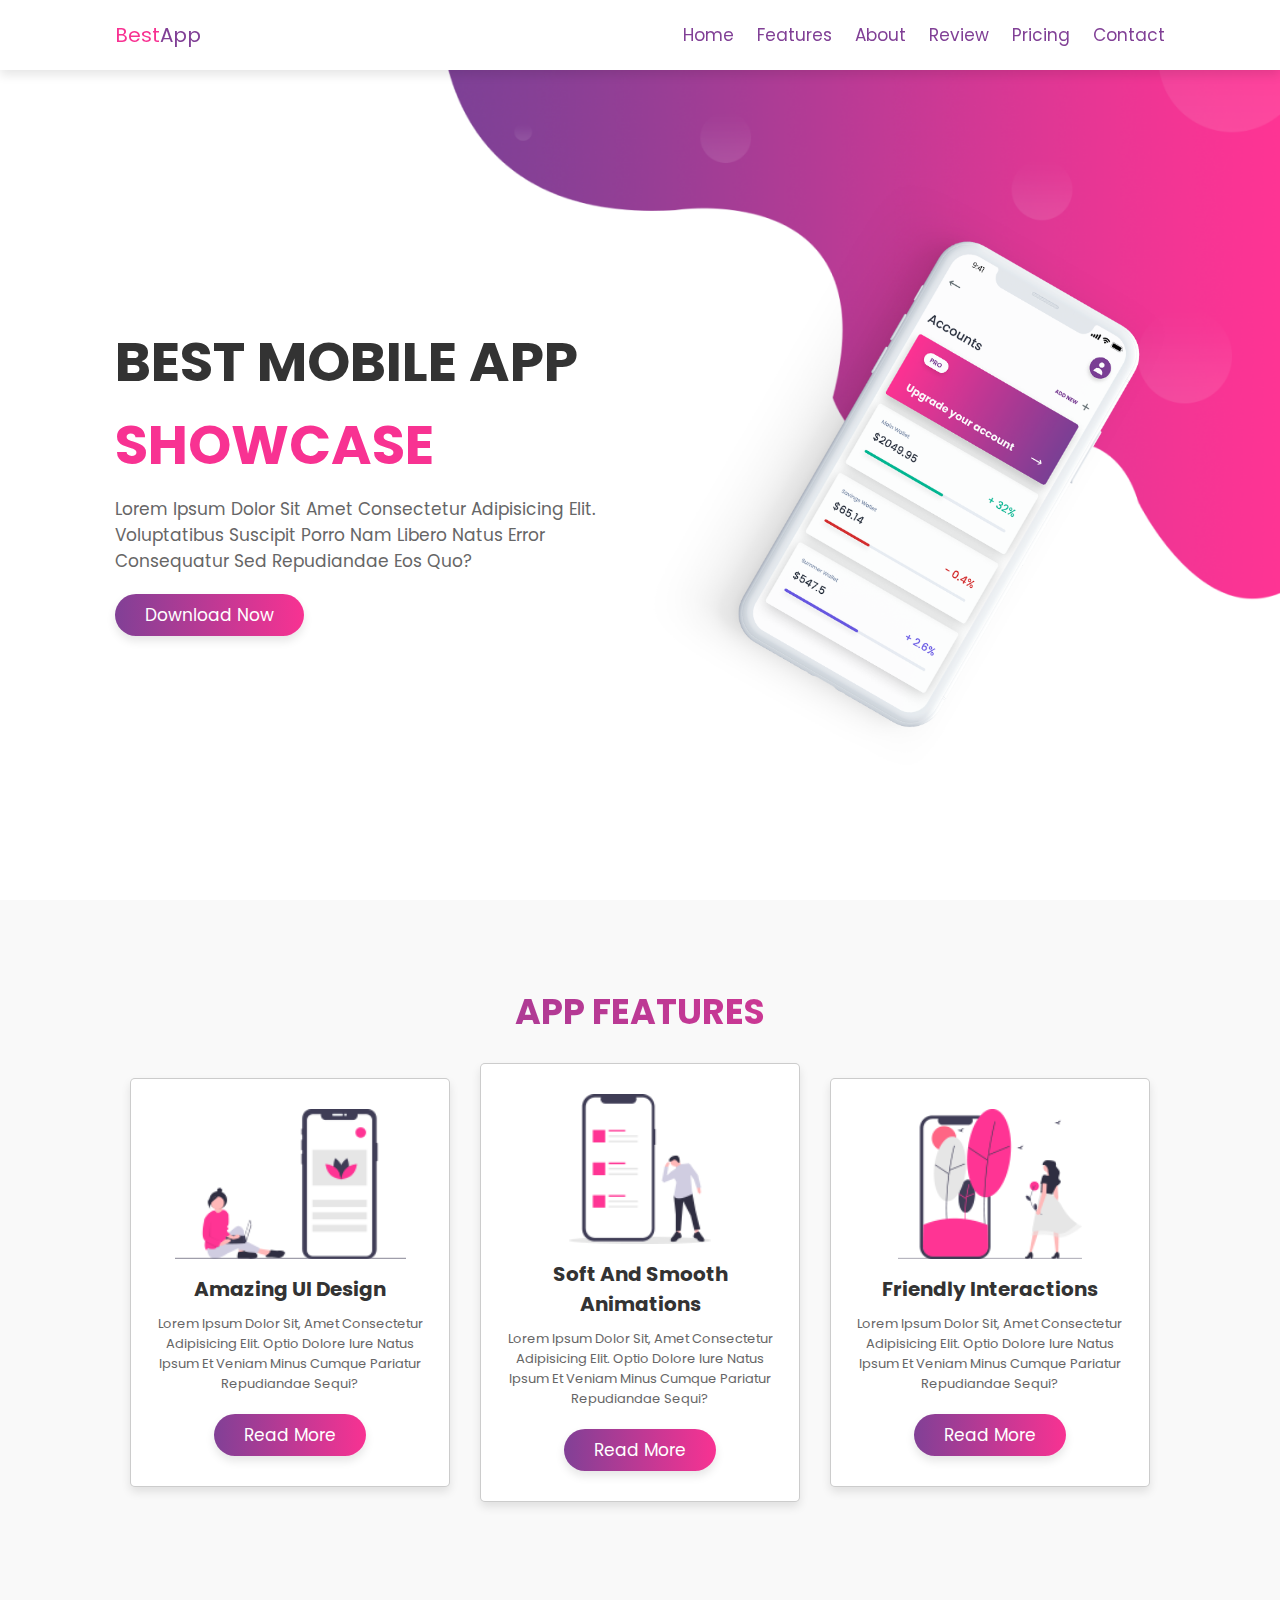
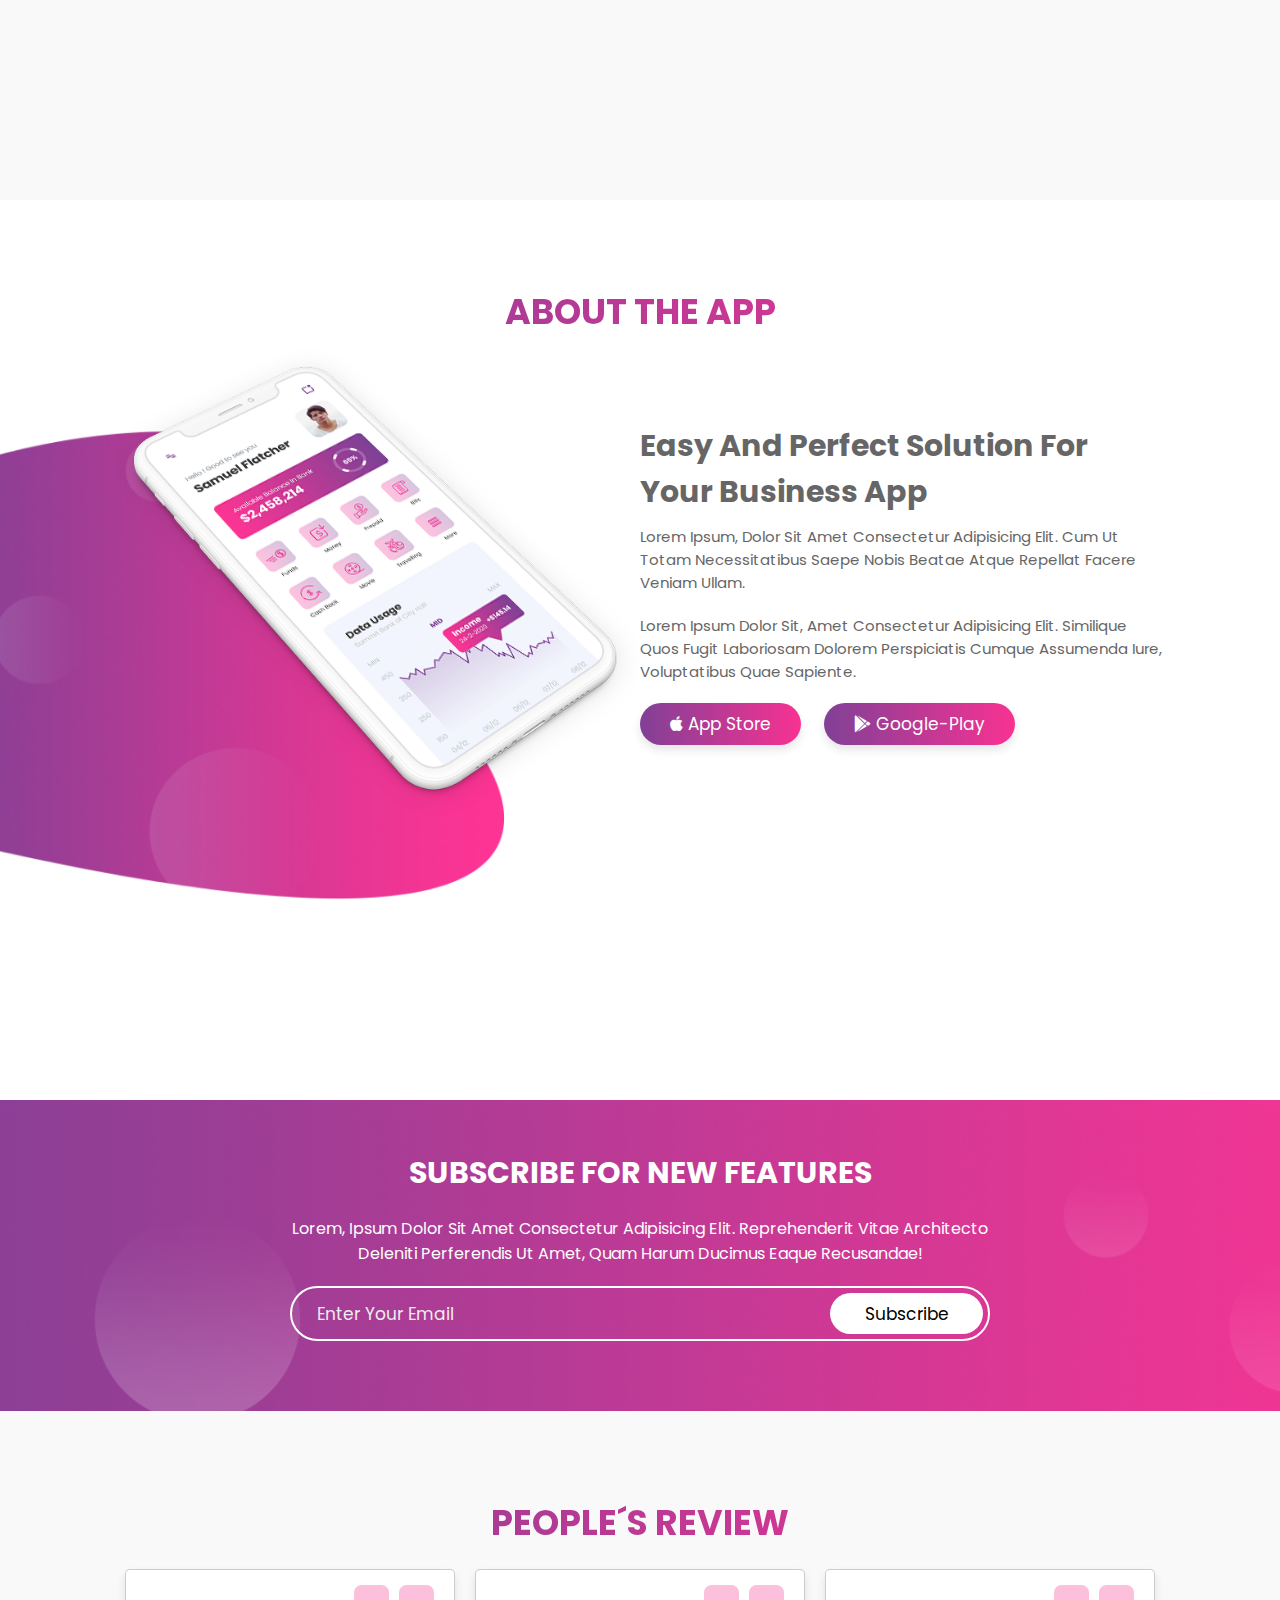
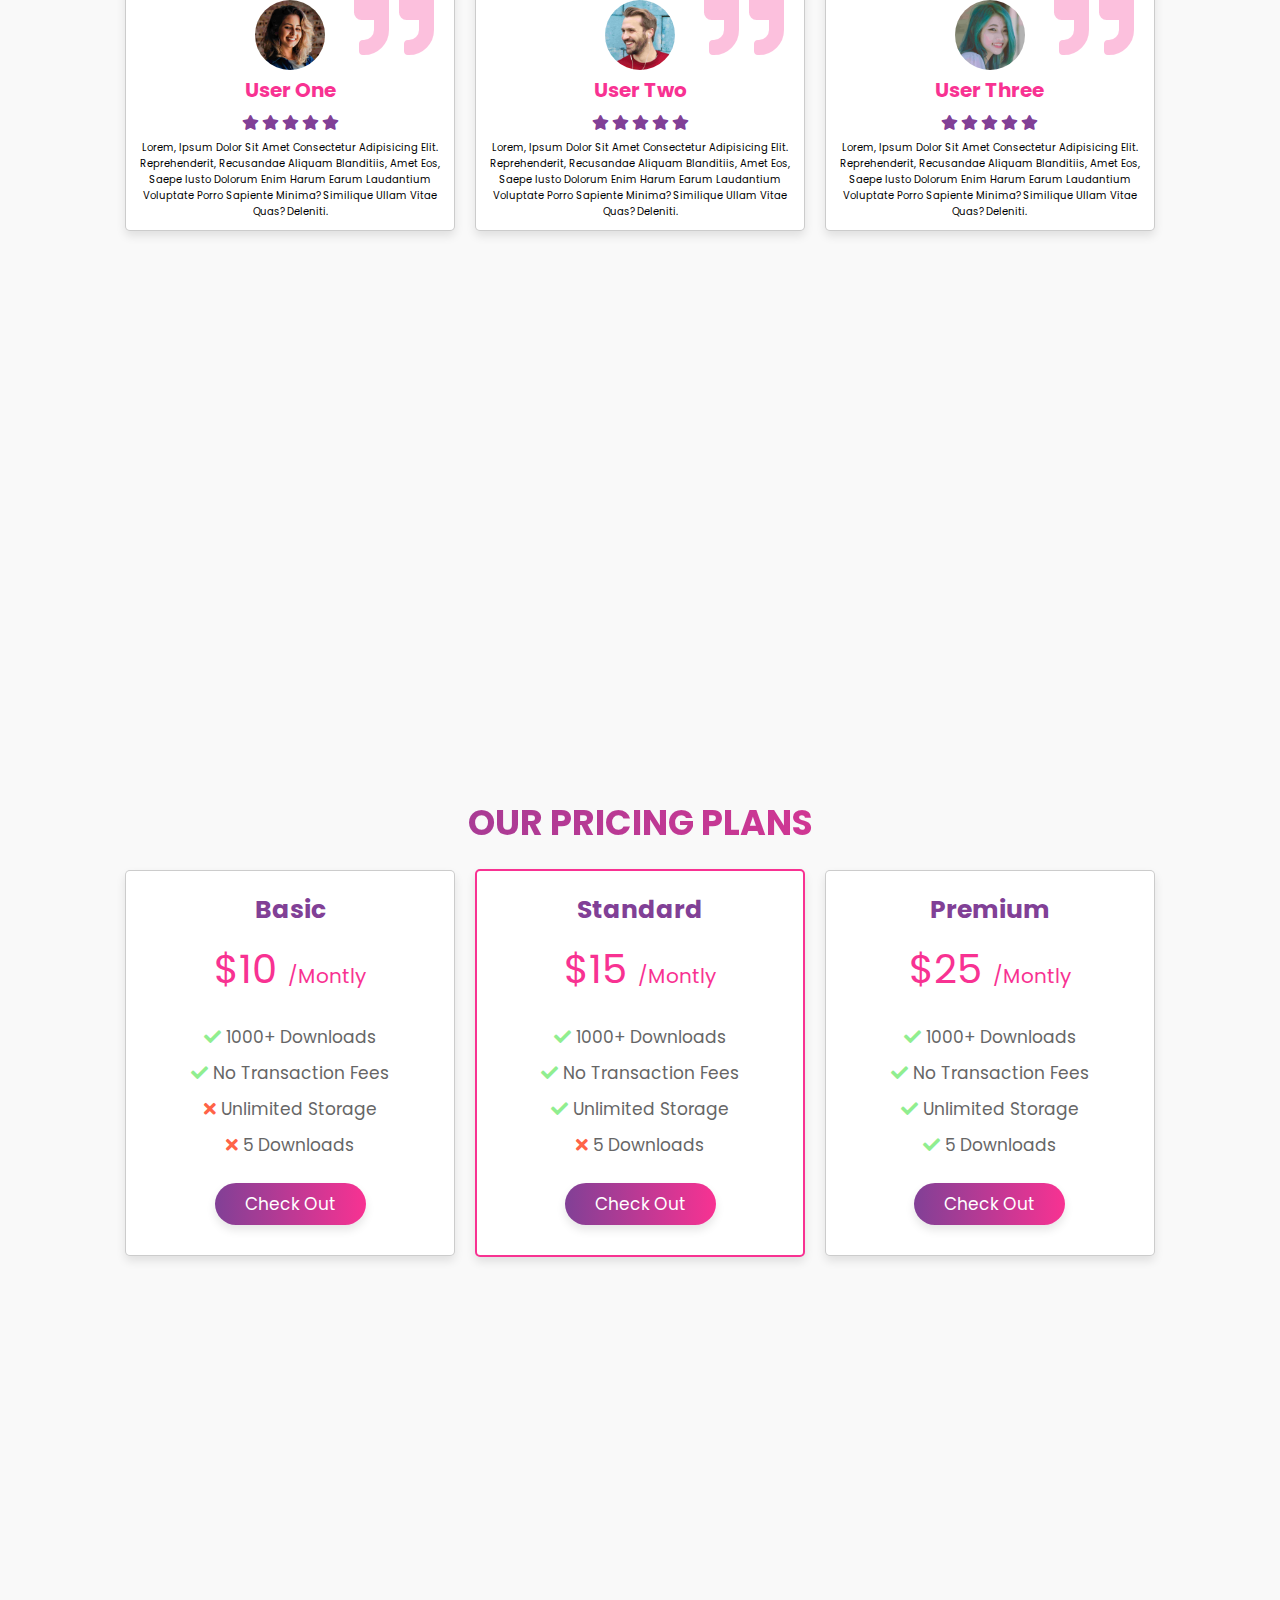
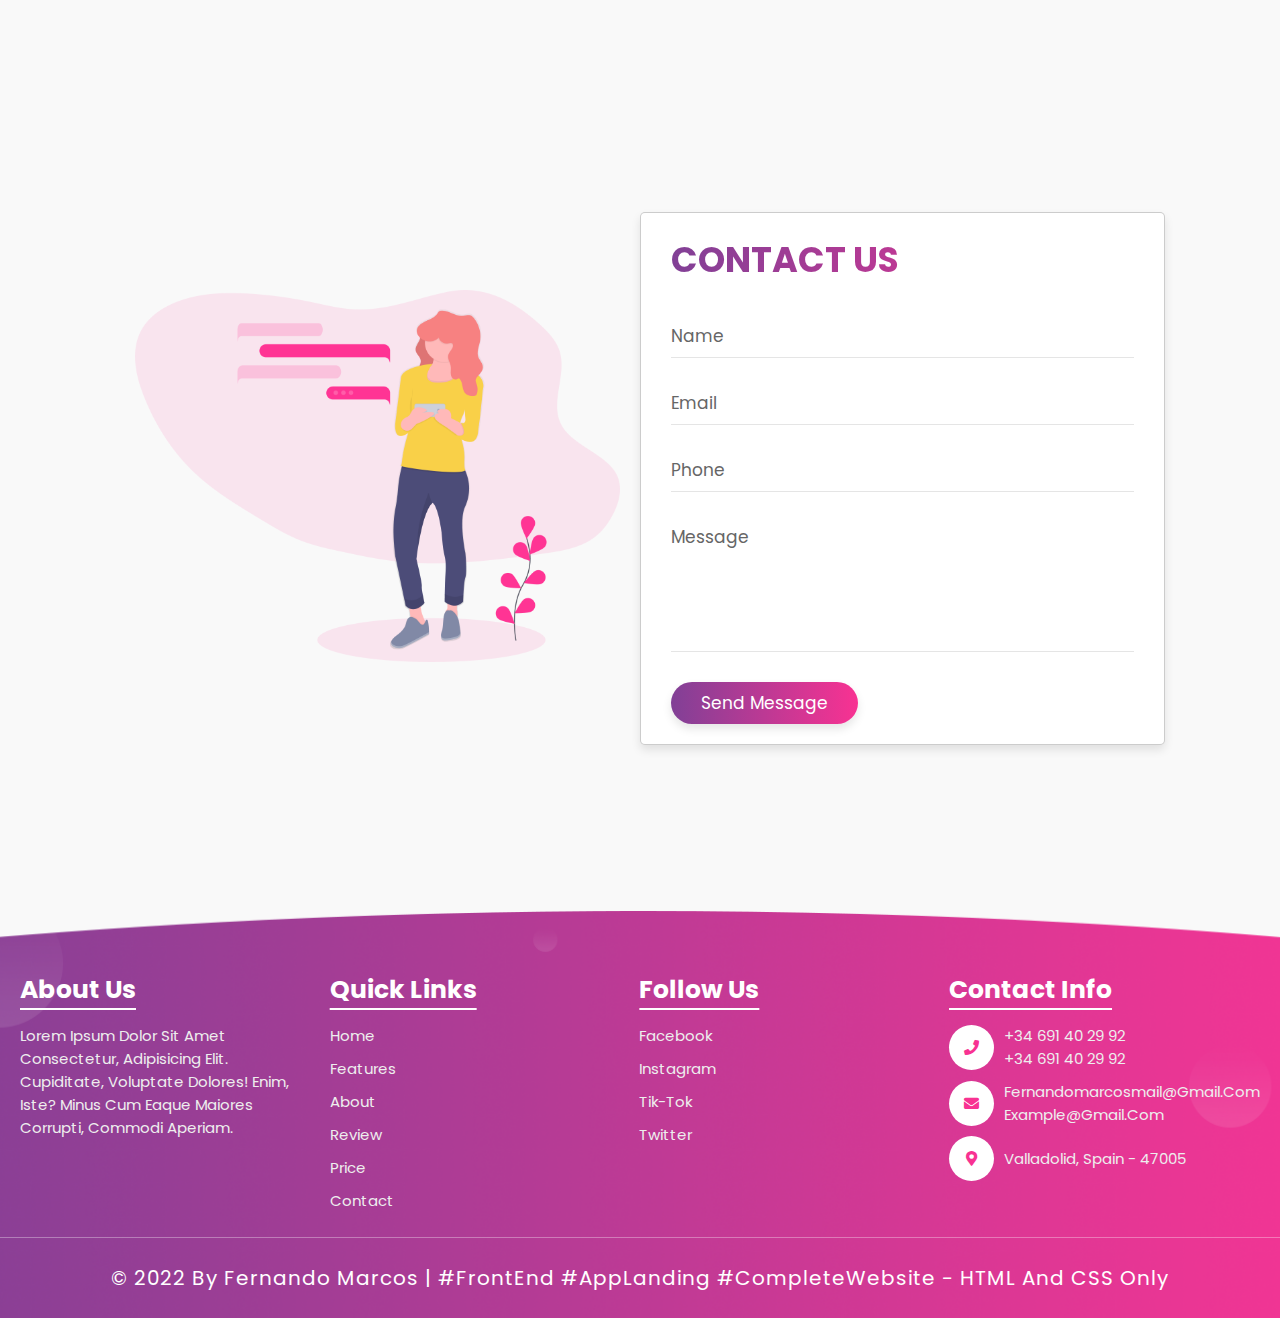
<file: App Mobile Landing Page/index.html>
<!DOCTYPE html>
<html lang="en">
<head>
  <meta charset="UTF-8">
  <meta http-equiv="X-UA-Compatible" content="IE=edge">
  <meta name="viewport" content="width=device-width, initial-scale=1.0">
  <title>App Mobile Landing Page by Fernando Marcos</title>

    <!-- font awesome cdn link  -->
    <link rel="stylesheet" href="https://cdnjs.cloudflare.com/ajax/libs/font-awesome/5.15.3/css/all.min.css">

    <!-- custom css file link  -->
    <link rel="stylesheet" href="css/style.css">

</head>
<body>
    
<!-- header section starts  -->

<header>

    <a href="#" class="logo"><span>best</span>App</a>

    <input type="checkbox" id="menu-bar">
    <label for="menu-bar" class="fas fa-bars"></label>

    <nav class="navbar">
        <a href="#home">home</a>
        <a href="#features">features</a>
        <a href="#about">about</a>
        <a href="#review">review</a>
        <a href="#pricing">pricing</a>
        <a href="#contact">contact</a>
    </nav>

</header>

<!-- header section ends -->
<!-- home section starts  -->

<section class="home" id="home">

  <div class="content">
      <h3>best mobile app <span>showcase</span></h3>
      <p>Lorem ipsum dolor sit amet consectetur adipisicing elit. Voluptatibus suscipit porro nam libero natus error consequatur sed repudiandae eos quo?</p>
      <a href="#" class="btn">download now</a>
  </div>

  <div class="image">
      <img src="images/home-img.png" alt="">
  </div>

</section>

<!-- home section ends -->

<!-- features section starts -->


<section class="features" id="features">


<h1 class="heading">app features</h1>

<div class="box-container">

  <div class="box">
    <img src="images/f-icon1.png" alt="">
    <h3>amazing UI design</h3>
    <p>Lorem ipsum dolor sit, amet consectetur adipisicing elit. Optio dolore iure natus ipsum et veniam minus cumque pariatur repudiandae sequi?</p>
    <a href="#" class="btn">read more</a>
  </div>

  <div class="box">
    <img src="images/f-icon2.png" alt="">
    <h3>soft and smooth animations</h3>
    <p>Lorem ipsum dolor sit, amet consectetur adipisicing elit. Optio dolore iure natus ipsum et veniam minus cumque pariatur repudiandae sequi?</p>
    <a href="#" class="btn">read more</a>
  </div>

  <div class="box">
    <img src="images/f-icon3.png" alt="">
    <h3>friendly interactions</h3>
    <p>Lorem ipsum dolor sit, amet consectetur adipisicing elit. Optio dolore iure natus ipsum et veniam minus cumque pariatur repudiandae sequi?</p>
    <a href="#" class="btn">read more</a>
  </div>

</div>

</section>
<!-- features section ends -->


<!-- section about starts -->
<section class="about" id="about">

  <h1 class="heading">about the app</h1>
  <div class="column">

    <div class="image">
      <img src="images/about-img.png" alt="">
    </div>

    <div class="content">
      <h3>Easy And Perfect Solution For Your Business App</h3>
      <p>Lorem ipsum, dolor sit amet consectetur adipisicing elit. Cum ut totam necessitatibus saepe nobis beatae atque repellat facere veniam ullam.</p>
      <p>Lorem ipsum dolor sit, amet consectetur adipisicing elit. Similique quos fugit laboriosam dolorem perspiciatis cumque assumenda iure, voluptatibus quae sapiente.</p>
      <div class="buttons">
        <a href="#" class="btn"> <i class="fab fa-apple"></i> app store</a>
        <a href="#" class="btn"> <i class="fab fa-google-play"></i> google-play</a>
      </div>
    </div>

  </div>

</section>


<!-- section about ends -->



<!-- Newsletter Starts -->


<div class="newsletter">

  <h3>Subscribe For New Features</h3>
  <p>Lorem, ipsum dolor sit amet consectetur adipisicing elit. Reprehenderit vitae architecto deleniti perferendis ut amet, quam harum ducimus eaque recusandae!</p>
  <form action="">
    <input type="email" placeholder="enter your email">
    <input type="submit" value="Subscribe">
  </form>

</div>

<!-- Newsletter ends -->

<!-- Review section starts -->

<section class="review" id="review">


<h1 class="heading">people´s review</h1>

<div class="box-container">

<div class="box">
  <i class="fas fa-quote-right"></i>
  <div class="user">
    <img src="images/pic1.png" alt="">
    <h3>User One</h3>
    <div class="stars">
      <i class="fas fa-star"></i>
      <i class="fas fa-star"></i>
      <i class="fas fa-star"></i>
      <i class="fas fa-star"></i>
      <i class="fas fa-star"></i>
    </div>
    <div class="coment">
      Lorem, ipsum dolor sit amet consectetur adipisicing elit. Reprehenderit, recusandae aliquam blanditiis, amet eos, saepe iusto dolorum enim harum earum laudantium voluptate porro sapiente minima? Similique ullam vitae quas? Deleniti.
    </div>
  </div>
</div>


<div class="box">
  <i class="fas fa-quote-right"></i>
  <div class="user">
    <img src="images/pic2.png" alt="">
    <h3>User Two</h3>
    <div class="stars">
      <i class="fas fa-star"></i>
      <i class="fas fa-star"></i>
      <i class="fas fa-star"></i>
      <i class="fas fa-star"></i>
      <i class="fas fa-star"></i>
    </div>
    <div class="coment">
      Lorem, ipsum dolor sit amet consectetur adipisicing elit. Reprehenderit, recusandae aliquam blanditiis, amet eos, saepe iusto dolorum enim harum earum laudantium voluptate porro sapiente minima? Similique ullam vitae quas? Deleniti.
    </div>
  </div>
</div>


<div class="box">
  <i class="fas fa-quote-right"></i>
  <div class="user">
    <img src="images/pic3.png" alt="">
    <h3>User Three</h3>
    <div class="stars">
      <i class="fas fa-star"></i>
      <i class="fas fa-star"></i>
      <i class="fas fa-star"></i>
      <i class="fas fa-star"></i>
      <i class="fas fa-star"></i>
    </div>
    <div class="coment">
      Lorem, ipsum dolor sit amet consectetur adipisicing elit. Reprehenderit, recusandae aliquam blanditiis, amet eos, saepe iusto dolorum enim harum earum laudantium voluptate porro sapiente minima? Similique ullam vitae quas? Deleniti.
    </div>
  </div>
</div>

</div>

</section>

<!-- Review section ends -->

<!-- Pricing Section Starts -->


<section class="pricing" id="pricing">

  <h1 class="heading"> Our Pricing Plans </h1>

  <div class="box-container">

    <div class="box">
      <h3 class="title">basic</h3>
      <div class="price">$10 <span>/montly</span></div>
      <ul>
        <li> <i class="fas fa-check"></i> 1000+ downloads </li>
        <li> <i class="fas fa-check"></i> No transaction fees </li>
        <li> <i class="fas fa-times"></i> Unlimited Storage </li>
        <li> <i class="fas fa-times"></i> 5 downloads </li>
      </ul>
      <a href="#" class="btn">check out</a>
    </div>


    <div class="box">
      <h3 class="title">standard</h3>
      <div class="price">$15 <span>/montly</span></div>
      <ul>
        <li> <i class="fas fa-check"></i> 1000+ downloads </li>
        <li> <i class="fas fa-check"></i> No transaction fees </li>
        <li> <i class="fas fa-check"></i> Unlimited Storage </li>
        <li> <i class="fas fa-times"></i> 5 downloads </li>
      </ul>
      <a href="#" class="btn">check out</a>
    </div>


    <div class="box">
      <h3 class="title">premium</h3>
      <div class="price">$25 <span>/montly</span></div>
      <ul>
        <li> <i class="fas fa-check"></i> 1000+ downloads </li>
        <li> <i class="fas fa-check"></i> No transaction fees </li>
        <li> <i class="fas fa-check"></i> Unlimited Storage </li>
        <li> <i class="fas fa-check"></i> 5 downloads </li>
      </ul>
      <a href="#" class="btn">check out</a>
    </div>

  </div>

</section>


<!-- Pricing Section Ends -->

<!-- Contact Section Starts -->


<section class="contact" id="contact">


<div class="image">
  <img src="images/contact-img.png" alt="">
</div>

<form action="">

  <h1 class="heading">contact us</h1>

  <div class="inputBox">
    <input type="text" required>
    <label>name</label>
  </div>

  <div class="inputBox">
    <input type="email" required>
    <label>email</label>
  </div>

  <div class="inputBox">
    <input type="text" required>
    <label>phone</label>
  </div>

  <div class="inputBox">
    <textarea required name="" id="" cols="30" rows="10"></textarea>
    <label>message</label>
  </div>

  <input type="submit" class="btn" value="send message">

</form>

</section>

<!-- Contact Section Ends -->


<!-- Footer Section Starts -->


<div class="footer">

<div class="box-container">

  <div class="box">
    <h3>about us</h3>
    <p>Lorem ipsum dolor sit amet consectetur, adipisicing elit. Cupiditate, voluptate dolores! Enim, iste? Minus cum eaque maiores corrupti, commodi aperiam.</p>
  </div>

  <div class="box">
    <h3>quick links</h3>
    <a href="#">home</a>
    <a href="#">features</a>
    <a href="#">about</a>
    <a href="#">review</a>
    <a href="#">price</a>
    <a href="#">contact</a>
  </div>

  <div class="box">
    <h3>follow us</h3>
    <a href="#">facebook</a>
    <a href="#">instagram</a>
    <a href="#">tik-tok</a>
    <a href="#">twitter</a>
  </div>

  <div class="box">
      <h3>contact info</h3>
      <div class="info">
        <i class="fas fa-phone"></i>
        <p> +34 691 40 29 92 <br> +34 691 40 29 92 </p>
      </div>
      <div class="info">
        <i class="fas fa-envelope"></i>
        <p> fernandomarcosmail@gmail.com <br> example@gmail.com </p>
      </div>
      <div class="info">
        <i class="fas fa-map-marker-alt"></i>
        <p> valladolid, spain - 47005</p>
      </div>
    </div>
  </div>

  <h1 class="credit"> &copy; 2022 by Fernando Marcos | #FrontEnd #AppLanding #CompleteWebsite - HTML And CSS Only </h1>

</div>


<!-- Footer Section Ends -->


  
</body>
</html>
</file>
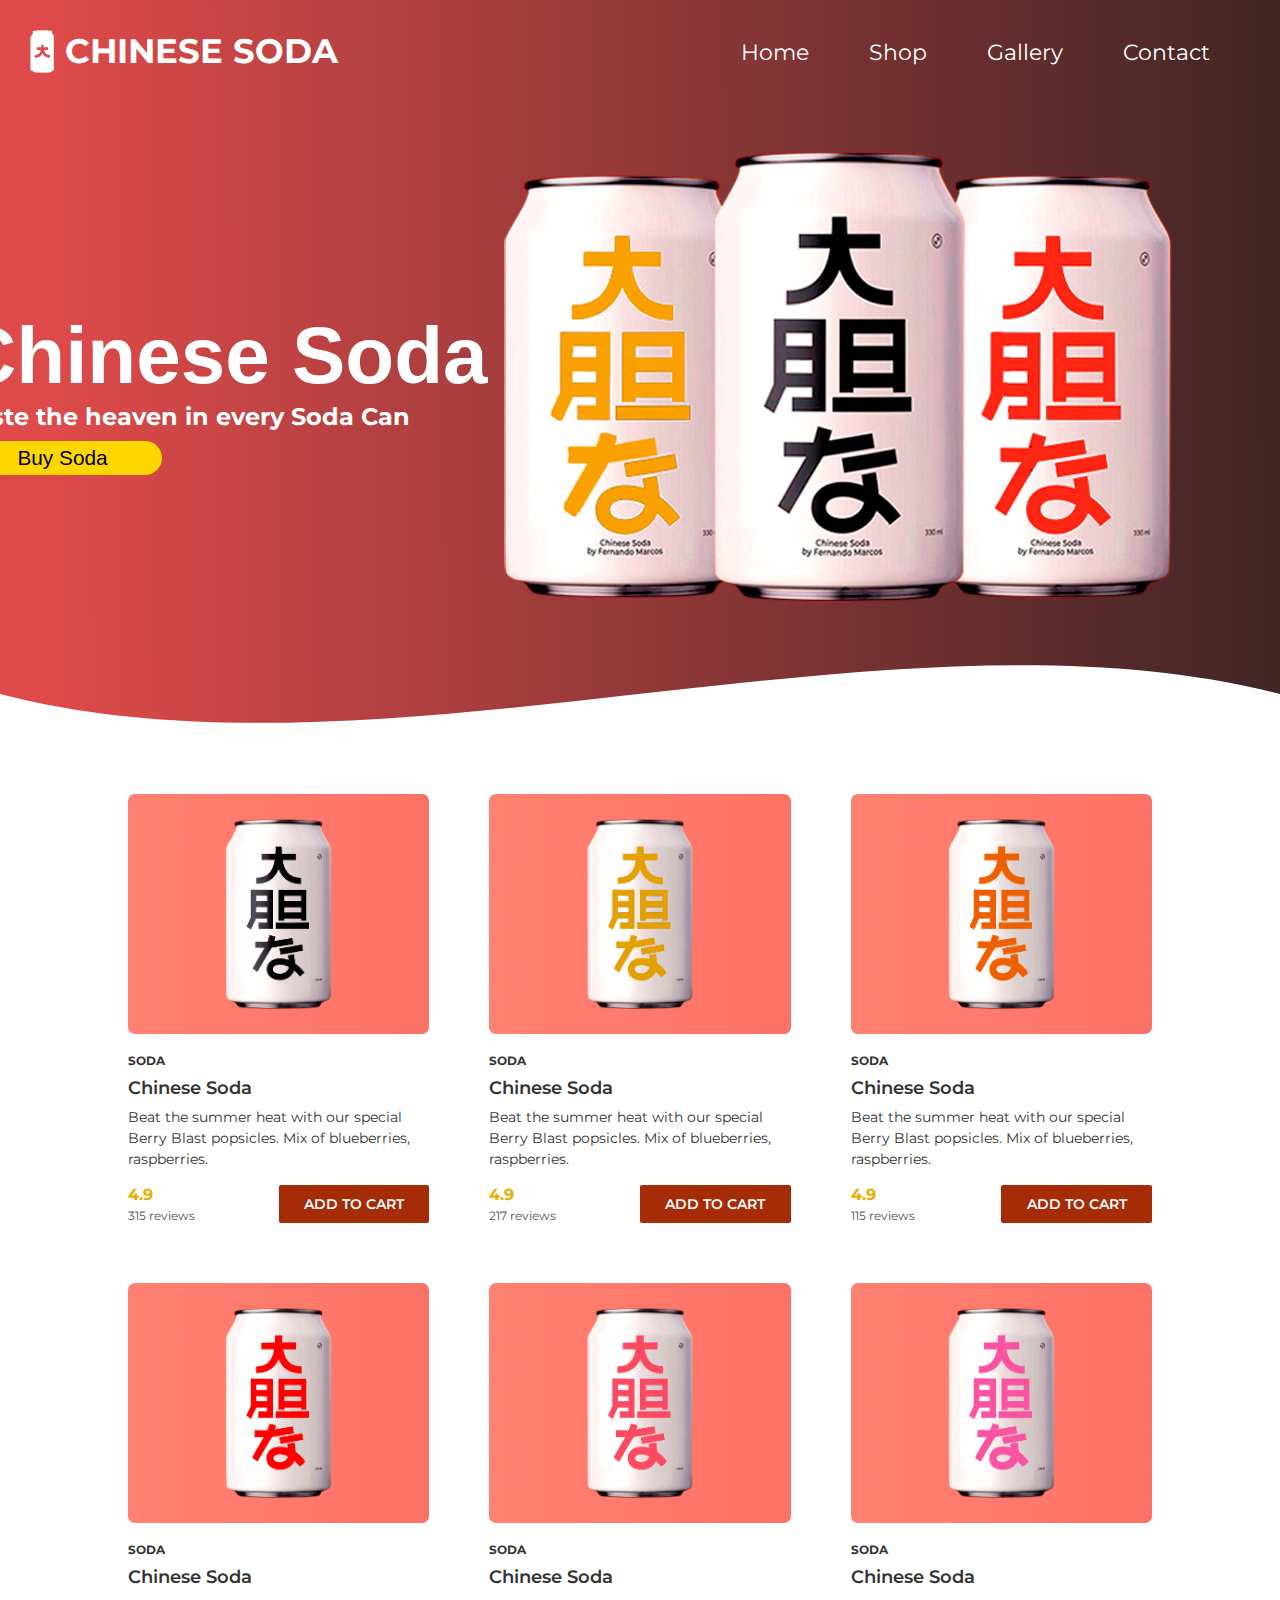
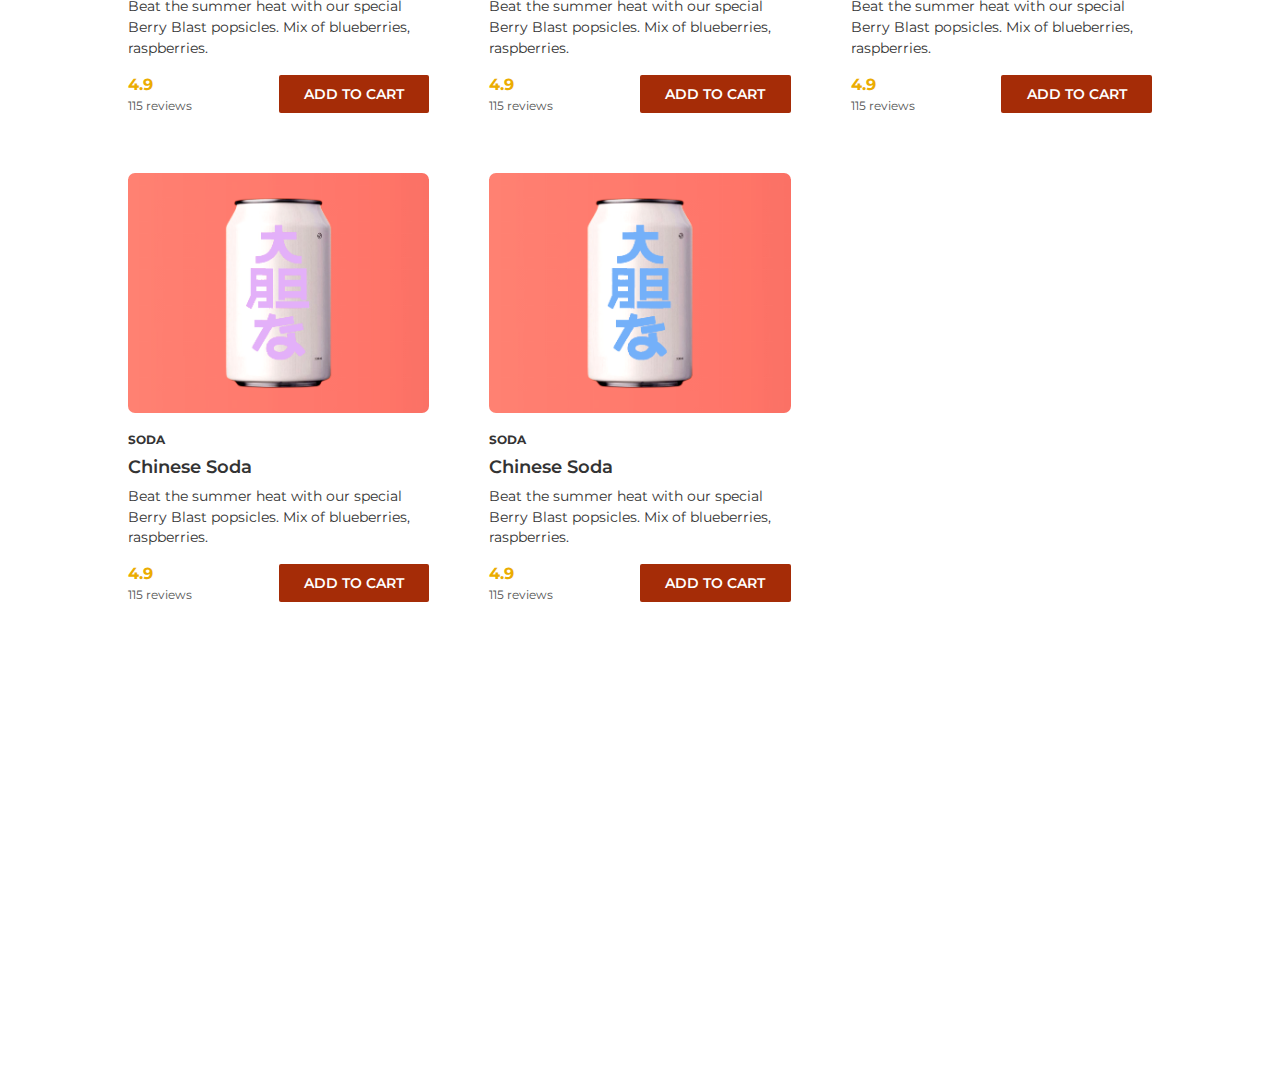
<file: chinese-soda/index.html>
<!DOCTYPE html>
<html lang="en">
  <head>
    <meta charset="UTF-8" />
    <meta http-equiv="X-UA-Compatible" content="IE=edge" />
    <meta name="viewport" content="width=100%, initial-scale=1.0" />
    <title>Chinese Soda by Fernando Marcos</title>
    <link rel="stylesheet" href="css/styles.css" />
    <link rel="icon" type="image/png" href="img/favicon.png" />
    <link
      rel="stylesheet"
      href="https://use.fontawesome.com/releases/v5.15.2/css/all.css"
      integrity="sha384-vSIIfh2YWi9wW0r9iZe7RJPrKwp6bG+s9QZMoITbCckVJqGCCRhc+ccxNcdpHuYu"
      crossorigin="anonymous" />
    <link rel="preconnect" href="https://fonts.gstatic.com" />
    <link href="https://fonts.googleapis.com/css2?family=Montserrat&display=swap" rel="stylesheet" />


    <!-- Imagen que aparecerá al compartir este sitio o su enlace vía web y Twitter -->
    <meta property="og:image" content="img/social.png" />
    <meta property="og:image:secure_url" content="/img/social.png" />
    <meta property="og:image:alt" content="Chinese Soda by Fernando Marcos" />
    <meta property="og:image:type" content="image/png" />
    <meta name="twitter:card" content="summary_large_image" />
    <meta name="twitter:title" content="Chinese Soda by Fernando Marcos" />
    <meta name="twitter:image" content="img/social.png" />

  </head>

  <body>
    <header role="banner">
      <div class="main">
        <nav class="navbar">
          <div class="brand">
            <img src="img/Chinese-Soda-Icon.png" alt="The Best Chinese Soda" />
            <h3>CHINESE SODA</h3>
          </div>

          <div class="menu">
            <ul id="menu">
              <li>
                <a href="mailto:info@fernandomarcos.com" rel="nofollow" target="_blank">Home</a
                >
              </li>
              <li>
                <a href="https://www.amazon.com/Ramune-Japanese-Soda-Variety-Pack/dp/B07RZ17V2F" rel="nofollow" target="_blank"> Shop</a>
              </li>
              <li>
                <a href="mailto:info@fernandomarcos.com" rel="nofollow" target="_blank">Gallery</a>
              </li>
              <li>
                <a href="mailto:info@fernandomarcos.com" rel="nofollow" target="_blank">Contact</a>
              </li>
            </ul>
          </div>

          <div class="toggle-menu" id="toggle-icon">
            <i class="fas fa-bars"></i>
          </div>
        </nav>

        <div class="container-info">
          <div class="main-info">
            <h1>Chinese Soda</h1>
            <h2>Taste the heaven in every Soda Can</h2>
            <button class="btn">Buy Soda</button>
          </div>

          <div class="img-content">
            <img src="img/Chinese-Soda-by-Fernando-Marcos-Portfolio-3X.png" alt="The Best Chinese Soda" />
          </div>

<!-- Iconos de Facebook, Instagram y  Twitter -->
          <div class="social-content">
            <ul>
              <li><i class="fab fa-facebook"><a class"facebook" href="https://facebook.com/fernandomarc0s" rel="nofollow" target="_blank"></a> </i></li>
              <li><a class="instagram" href="https://instagram.com/fernandomarc0s/"rel="nofollow" target="_blank"><i class="fab fa-instagram"></i></a></i>
                <li><a class="twitter" href="https://twitter.com/fernandomarc0s/"rel="nofollow" target="_blank"><i class="fab fa-twitter"></i></a></i>
              </li>
            </ul>
          </div>
        </div>
      </div>
<!-- Efecto Ola -->
      <div class="wave" style="height: 150px; overflow: hidden">
        <svg
          viewBox="0 0 500 150"
          preserveAspectRatio="none"
          style="height: 100%; width: 100%">
          <path d="M0.00,49.98 C149.99,150.00 349.20,-49.98 500.00,49.98 L500.00,150.00 L0.00,150.00 Z" style="stroke: none; fill: #fff" ></path>
        </svg>
      </div>
    </header>

    <!-- Productos para vender -->
    <section class="products-section">
      <div class="wrapper">
        <div class="product-card">
          <img src="img/soda-can-photo-1.png" alt="The Best Chinese Soda" />
          <div class="product-card-content">
            <span class="product-category">SODA</span>
            <div class="product-name">Chinese Soda</div>
            <p class="product-description">
              Beat the summer heat with our special Berry Blast popsicles. Mix
              of blueberries, raspberries.
            </p>
          </div>
          <div class="product-card-footer">
            <div class="product-reviews-wrapper">
              <div class="product-rating">
                <span>4.9</span>
              </div>
              <div class="product-review">315 reviews</div>
            </div>
            <div class="button-wrapper">
              <button>Add to cart</button>
            </div>
          </div>
        </div>

        <div class="product-card">
          <img src="img/soda-can-photo-2.png" alt="The Best Chinese Soda" />
          <div class="product-card-content">
            <span class="product-category">SODA</span>
            <div class="product-name">Chinese Soda</div>
            <p class="product-description">
              Beat the summer heat with our special Berry Blast popsicles. Mix
              of blueberries, raspberries.
            </p>
          </div>
          <div class="product-card-footer">
            <div class="product-reviews-wrapper">
              <div class="product-rating">
                <span>4.9</span>
              </div>
              <div class="product-review">217 reviews</div>
            </div>
            <div class="button-wrapper">
              <button>Add to cart</button>
            </div>
          </div>
        </div>

        <div class="product-card">
          <img src="img/soda-can-photo-3.png" />
          <div class="product-card-content">
            <span class="product-category">SODA</span>
            <div class="product-name">Chinese Soda</div>
            <p class="product-description">
              Beat the summer heat with our special Berry Blast popsicles. Mix
              of blueberries, raspberries.
            </p>
          </div>
          <div class="product-card-footer">
            <div class="product-reviews-wrapper">
              <div class="product-rating">
                <span>4.9</span>
              </div>
              <div class="product-review">115 reviews</div>
            </div>
            <div class="button-wrapper">
              <button>Add to cart</button>
            </div>
          </div>
        </div>

        <div class="product-card">
          <img src="img/soda-can-photo-4.png" />
          <div class="product-card-content">
            <span class="product-category">SODA</span>
            <div class="product-name">Chinese Soda</div>
            <p class="product-description">
              Beat the summer heat with our special Berry Blast popsicles. Mix
              of blueberries, raspberries.
            </p>
          </div>
          <div class="product-card-footer">
            <div class="product-reviews-wrapper">
              <div class="product-rating">
                <span>4.9</span>
              </div>
              <div class="product-review">115 reviews</div>
            </div>
            <div class="button-wrapper">
              <button>Add to cart</button>
            </div>
          </div>
        </div>

        <div class="product-card">
          <img src="img/soda-can-photo-5.png" />
          <div class="product-card-content">
            <span class="product-category">SODA</span>
            <div class="product-name">Chinese Soda</div>
            <p class="product-description">
              Beat the summer heat with our special Berry Blast popsicles. Mix
              of blueberries, raspberries.
            </p>
          </div>
          <div class="product-card-footer">
            <div class="product-reviews-wrapper">
              <div class="product-rating">
                <span>4.9</span>
              </div>
              <div class="product-review">115 reviews</div>
            </div>
            <div class="button-wrapper">
              <button>Add to cart</button>
            </div>
          </div>
        </div>

        <div class="product-card">
          <img src="img/soda-can-photo-6.png" />
          <div class="product-card-content">
            <span class="product-category">SODA</span>
            <div class="product-name">Chinese Soda</div>
            <p class="product-description">
              Beat the summer heat with our special Berry Blast popsicles. Mix
              of blueberries, raspberries.
            </p>
          </div>
          <div class="product-card-footer">
            <div class="product-reviews-wrapper">
              <div class="product-rating">
                <span>4.9</span>
              </div>
              <div class="product-review">115 reviews</div>
            </div>
            <div class="button-wrapper">
              <button>Add to cart</button>
            </div>
          </div>
        </div>

        <div class="product-card">
          <img src="img/soda-can-photo-7.png" />
          <div class="product-card-content">
            <span class="product-category">SODA</span>
            <div class="product-name">Chinese Soda</div>
            <p class="product-description">
              Beat the summer heat with our special Berry Blast popsicles. Mix
              of blueberries, raspberries.
            </p>
          </div>
          <div class="product-card-footer">
            <div class="product-reviews-wrapper">
              <div class="product-rating">
                <span>4.9</span>
              </div>
              <div class="product-review">115 reviews</div>
            </div>
            <div class="button-wrapper">
              <button>Add to cart</button>
            </div>
          </div>
        </div>
        <div class="product-card">
          <img src="img/soda-can-photo-8.png" />
          <div class="product-card-content">
            <span class="product-category">SODA</span>
            <div class="product-name">Chinese Soda</div>
            <p class="product-description">
              Beat the summer heat with our special Berry Blast popsicles. Mix
              of blueberries, raspberries.
            </p>
          </div>
          <div class="product-card-footer">
            <div class="product-reviews-wrapper">
              <div class="product-rating">
                <span>4.9</span>
              </div>
              <div class="product-review">115 reviews</div>
            </div>
            <div class="button-wrapper">
              <button>Add to cart</button>
            </div>
          </div>
        </div>
      </div>
    </section>

    <section class="how-to-chose">
      <article>
        <div class="product--info"></div>
      </article>
      <article>
        <div class="product-info-img"></div>
      </article>
    </section>

    <script src="js/scripts.js"></script>
  </body>
</html>
</file>
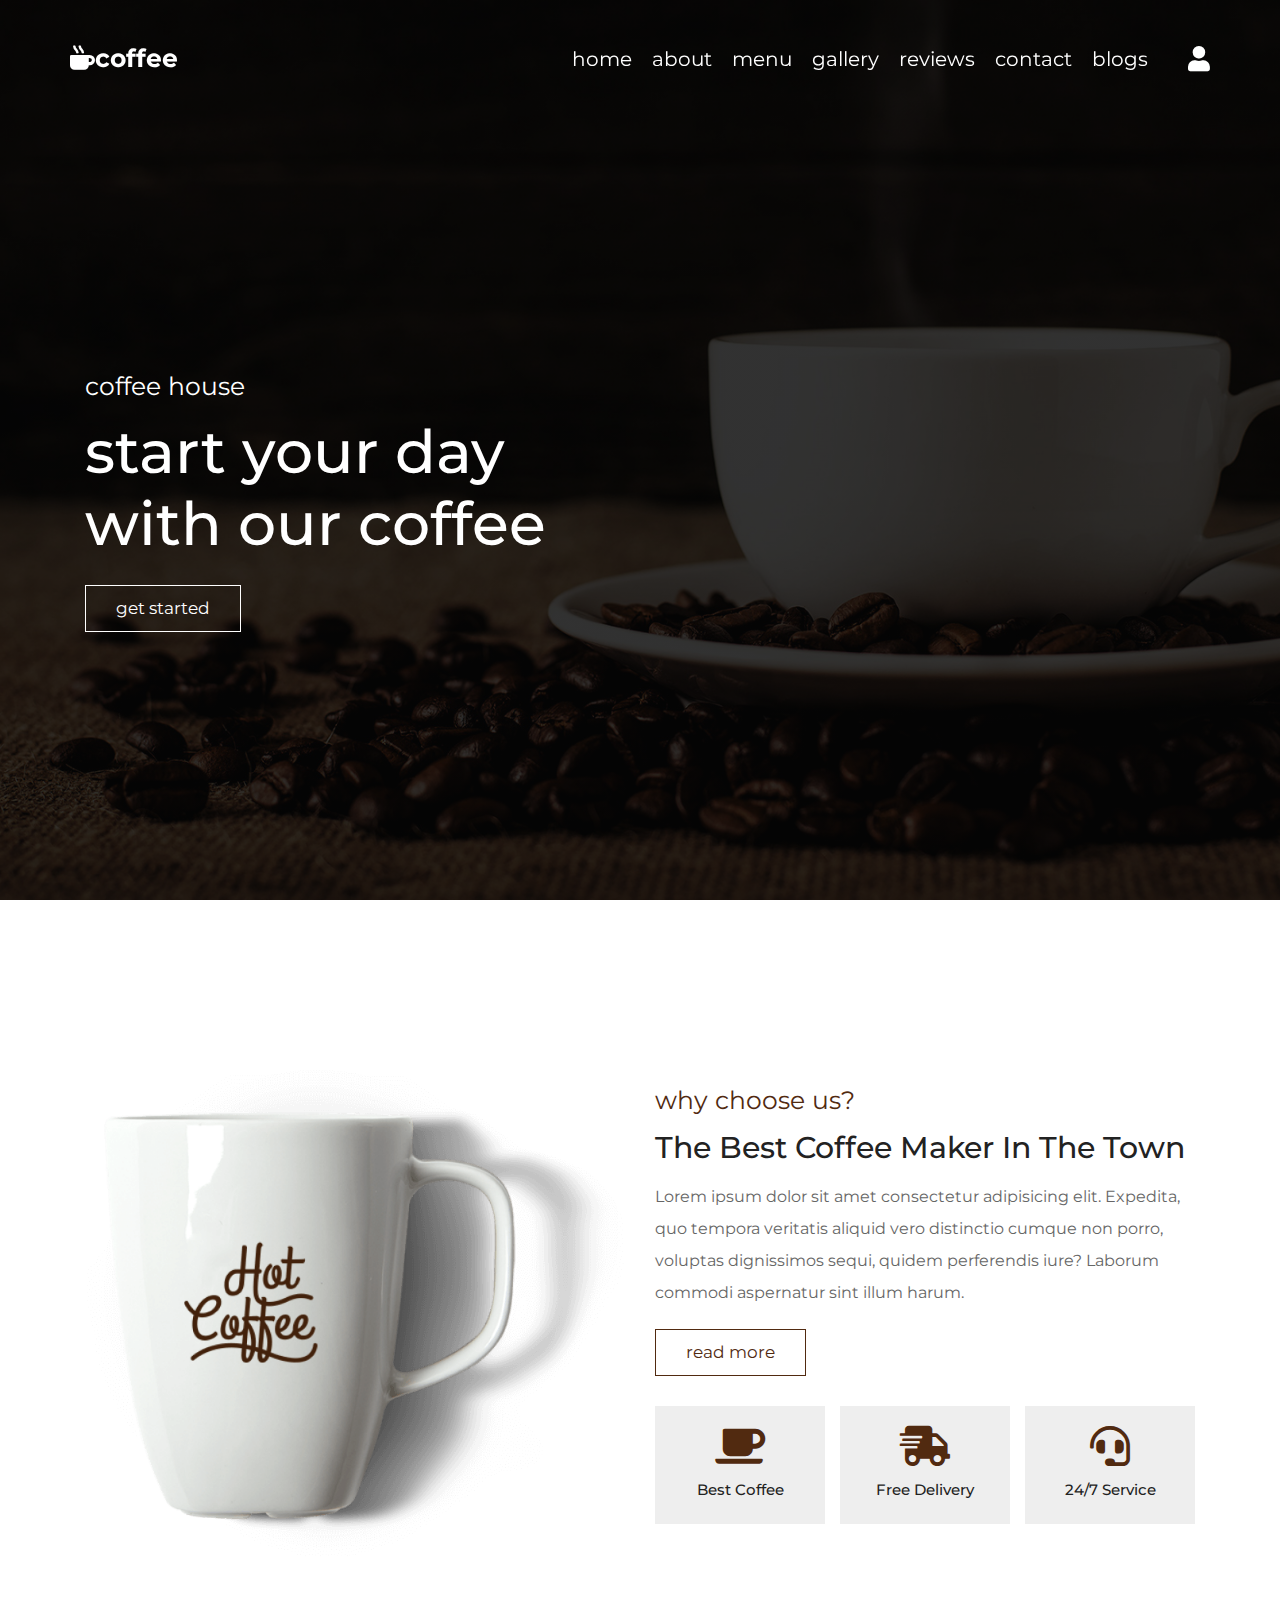
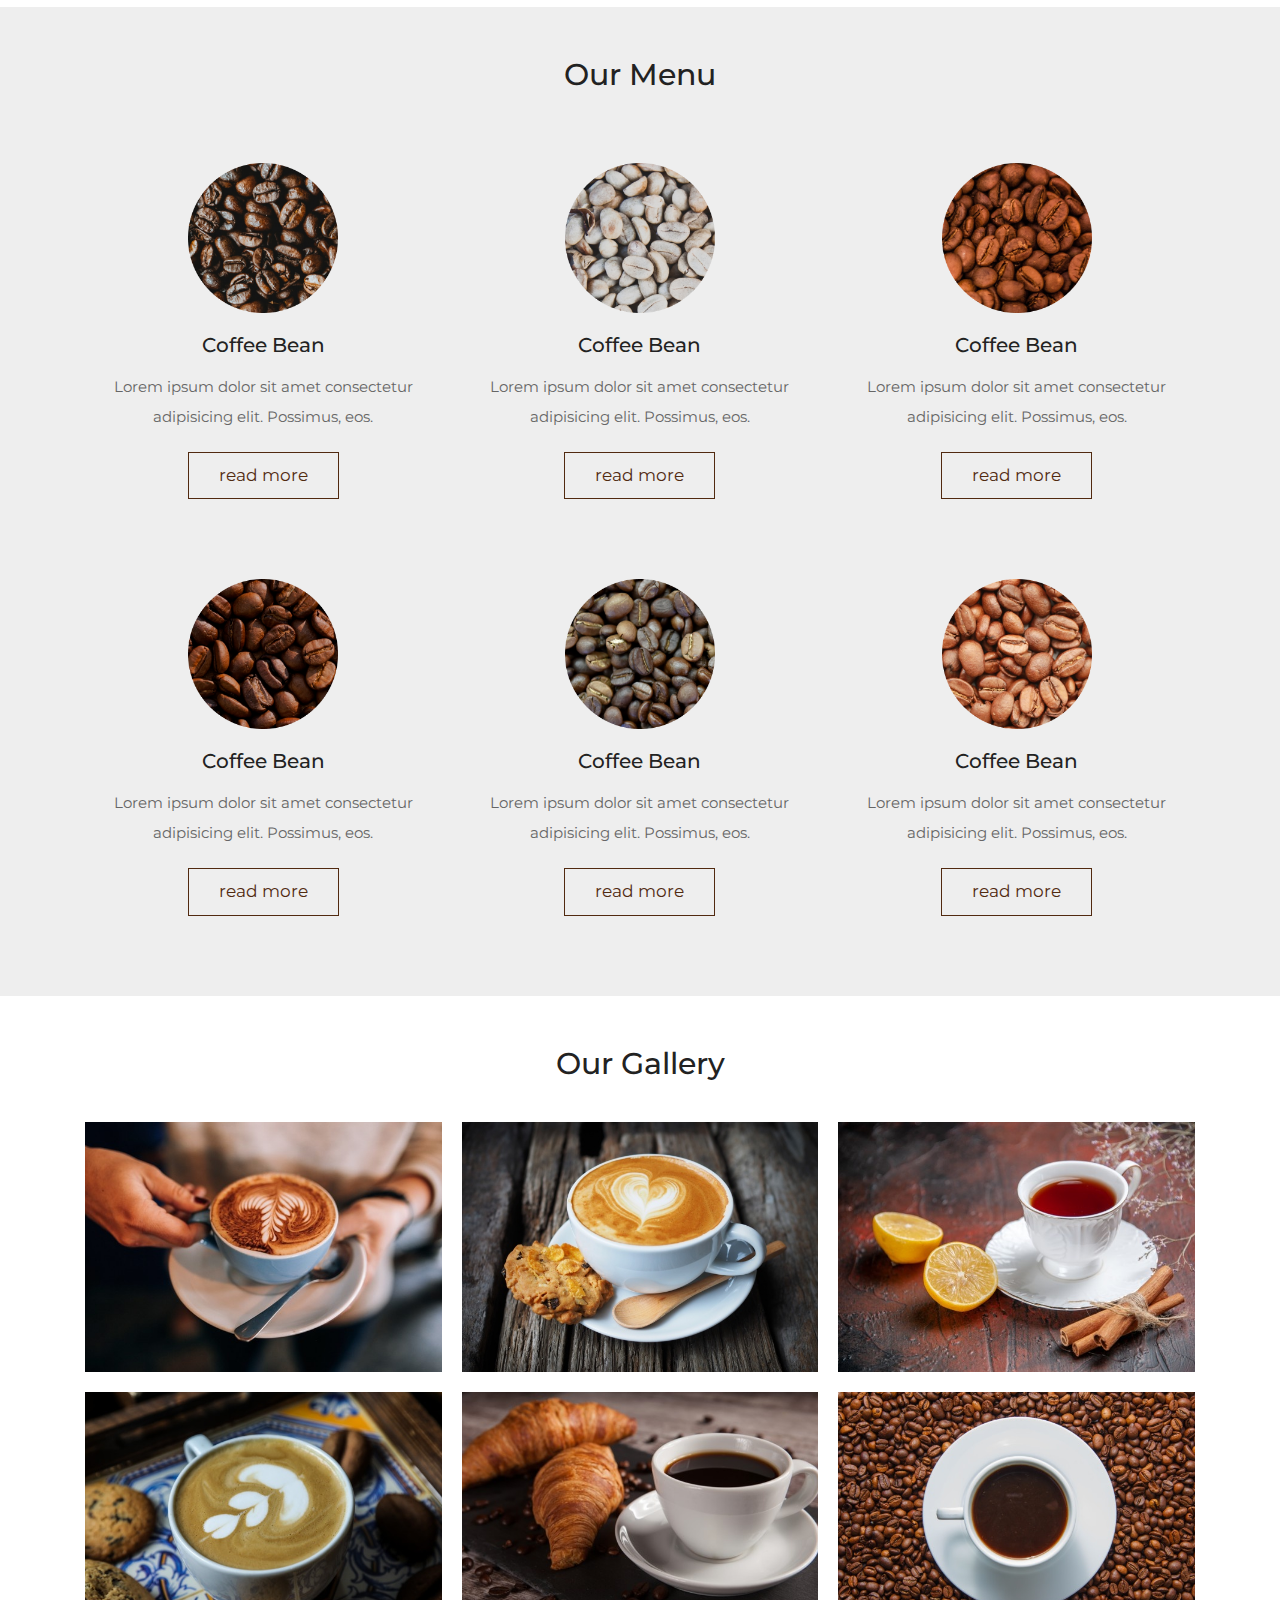
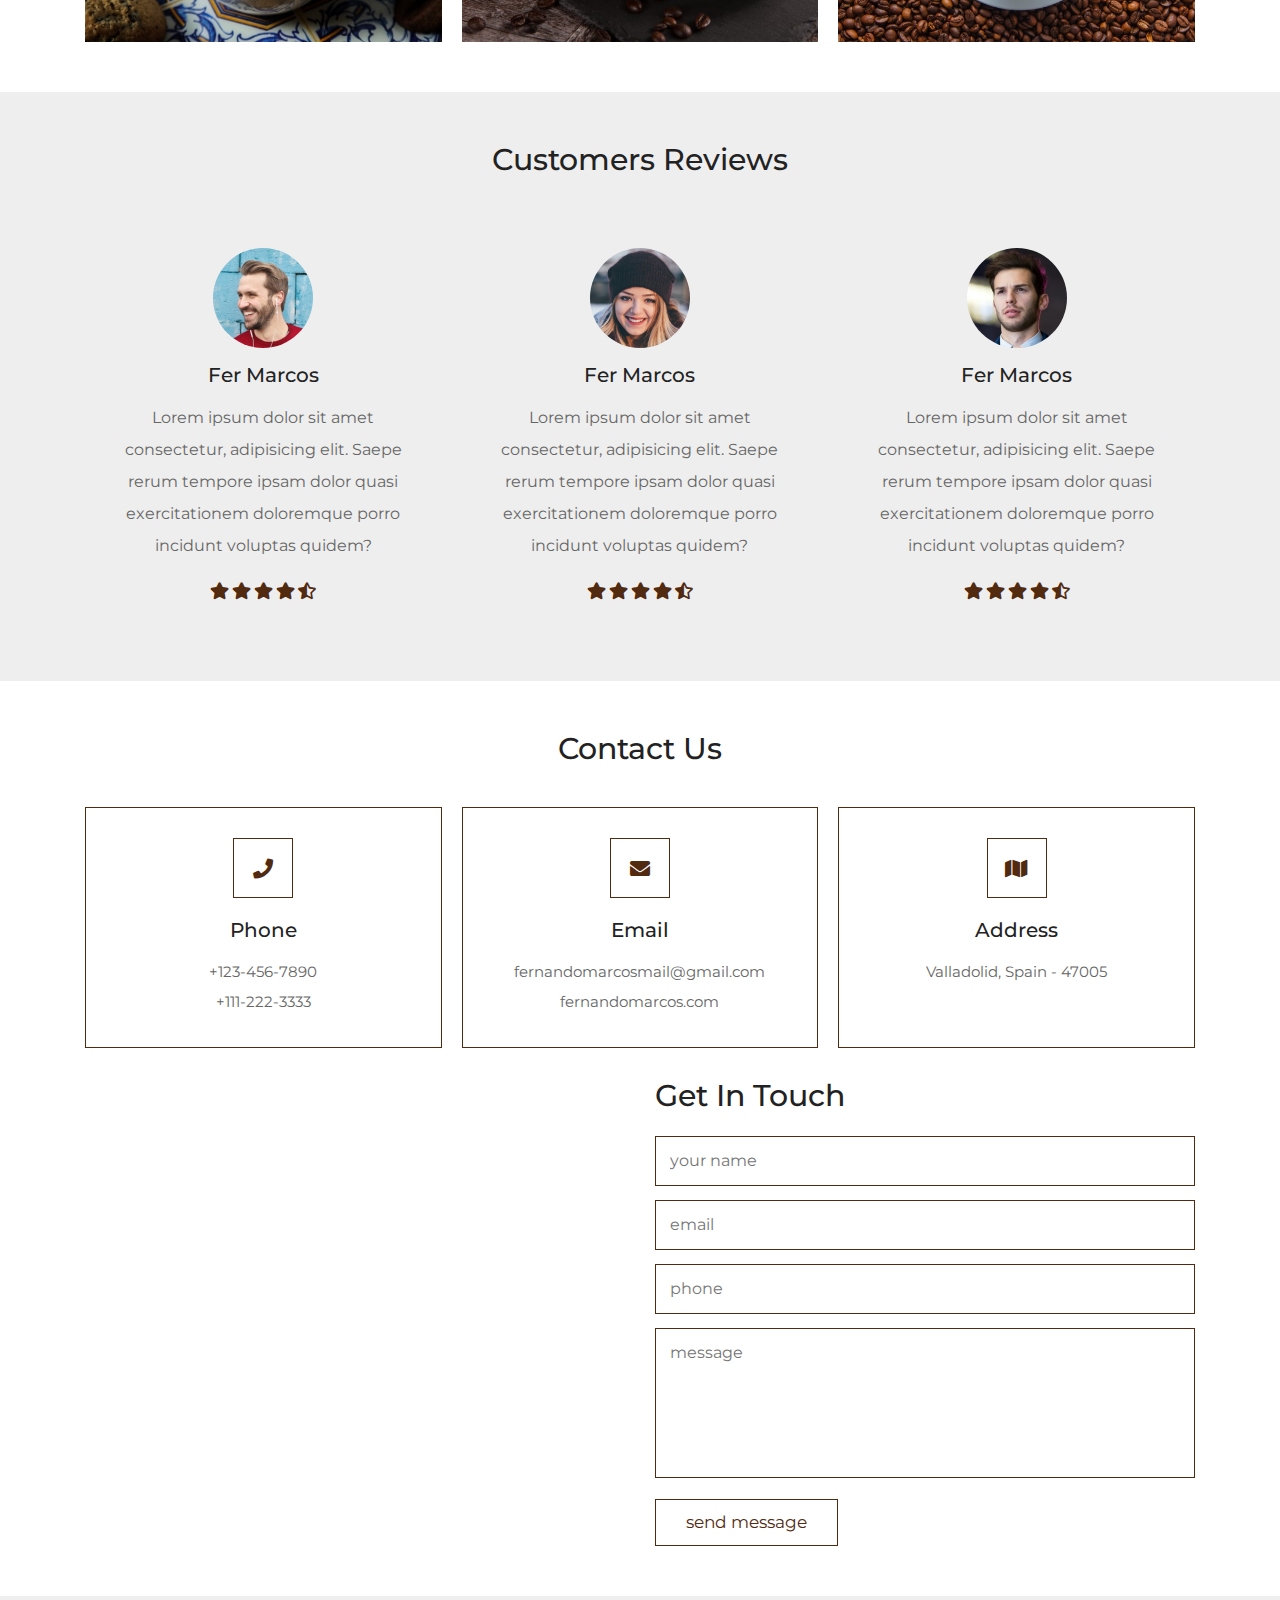
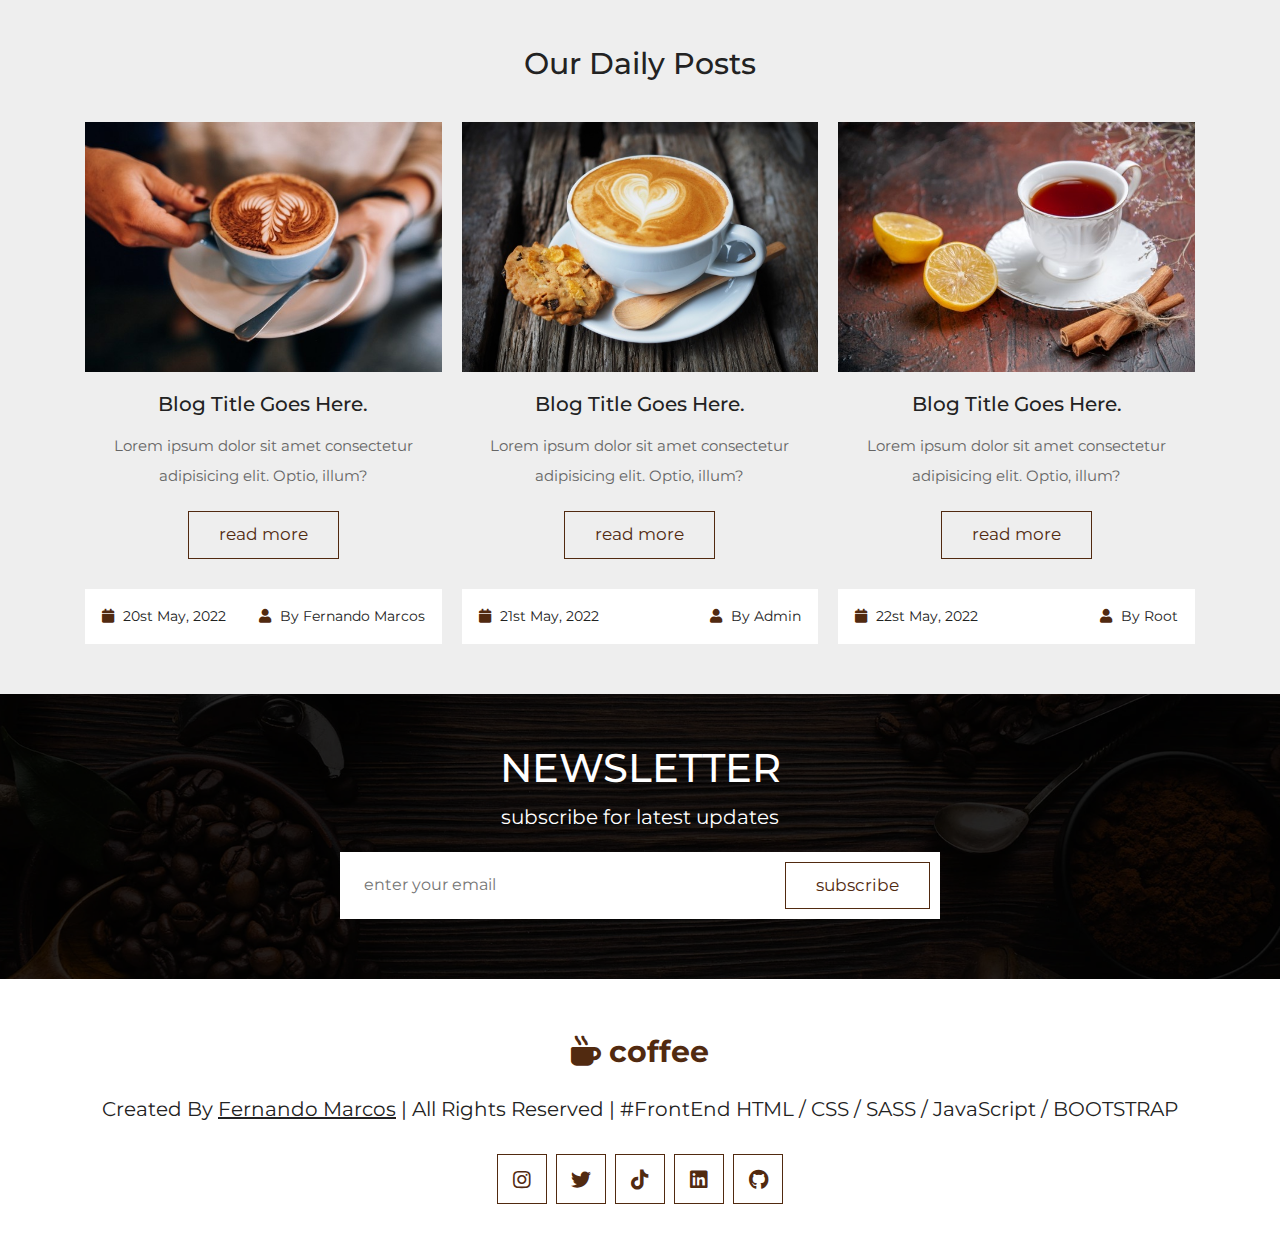
<file: coffee/index.html>
<!DOCTYPE html>
<html lang="en">
<head>
   <meta charset="UTF-8">
   <meta http-equiv="X-UA-Compatible" content="IE=edge">
   <meta name="viewport" content="width=device-width, initial-scale=1.0">
   <title>Coffee Shop Website by Fernando Marcos</title>

<!-- font awesome cdn link -->
<link rel="stylesheet" href="https://cdnjs.cloudflare.com/ajax/libs/font-awesome/5.15.4/css/all.min.css">

<!-- bootstrap cdn link -->
<link rel="stylesheet" href="https://cdnjs.cloudflare.com/ajax/libs/bootstrap/4.6.1/css/bootstrap.min.css">

<!-- custom css file link -->
<link rel="stylesheet" href="css/style.css">

</head>
<body>

<!-- login form starts -->

<div class="login-form">

   <form action="">
      <div id="close-login-form" class="fas fa-times"></div>
      <a href="#" class="logo mr-auto"> <i class="fas fa-mug-hot"></i> coffee </a>
      <h3>let's start a new great day</h3>
      <input type="email" name="" placeholder="enter your email" id="" class="box">
      <input type="password" name="" placeholder="enter your password" id="" class="box">
      <div class="flex">
         <input type="checkbox" name="" id="remember-me">
         <label for="remember-me">remember me</label>
         <a href="#">forgot password?</a>
      </div>
      <input type="submit" value="login now" class="link-btn">
      <p class="account">don't have an account? <a href="#">create one!</a></p>
   </form>

</div>

<!-- login form ends -->

<!-- header section starts -->

<header class="header fixed-top">

   <div class="container">
      <div class="row align-items-center">

         <a href="#" class="logo mr-auto"> <i class="fas fa-mug-hot"></i>coffee</a>

         <nav class="nav">
            <a href="#home">home</a>
            <a href="#about">about</a>
            <a href="#menu">menu</a>
            <a href="#gallery">gallery</a>
            <a href="#reviews">reviews</a>
            <a href="#contact">contact</a>
            <a href="#blogs">blogs</a>
         </nav>

         <div class="icons">
            <div id="menu-btn" class="fas fa-bars"></div>
            <div id="login-btn" class="fas fa-user"></div>
         </div>

      </div>
   </div>

</header>

<!-- header section ends -->


<!-- home section starts  -->

<section class="home" id="home">

   <div class="container">

      <div class="row align-items-center text-center text-md-left min-vh-100">
         <div class="col-md-6">
            <span>coffee house</span>
            <h3>start your day with our coffee</h3>
            <a href="#" class="link-btn">get started</a>
         </div>
      </div>

   </div>

</section>

<!-- home section ends -->


<!-- abouts section start -->

<section class="about" id="about">

   <div class="container">

      <div class="row align-items-center">
         <div class="col-md-6">
            <img src="images/about-img-1.png" class="w-100" alt="">
         </div>
         <div class="col-md-6">
            <span>why choose us?</span>
            <h3 class="title">the best coffee maker in the town</h3>
            <p>Lorem ipsum dolor sit amet consectetur adipisicing elit. Expedita, quo tempora veritatis aliquid vero distinctio 
               cumque non porro, voluptas dignissimos sequi, quidem perferendis iure? Laborum commodi aspernatur sint illum harum.</p>
               <a href="#" class="link-btn">read more</a>
               <div class="icons-container">
                  <div class="icons">
                     <i class="fas fa-coffee"></i>
                     <h3>best coffee</h3>
                  </div>
                  <div class="icons">
                     <i class="fas fa-shipping-fast"></i>
                     <h3>free delivery</h3>
                  </div>
                  <div class="icons">
                     <i class="fas fa-headset"></i>
                     <h3>24/7 service</h3>
                  </div>
               </div>
         </div>
      </div>

   </div>

</section>


<!-- abouts section ends -->


<!-- menu section starts  -->

<section class="menu" id="menu">

   <h1 class="heading"> our menu </h1>

   <div class="container box-container">

      <div class="box">
         <img src="images/menu-1.png" alt="">
         <h3>coffee bean</h3>
         <p>Lorem ipsum dolor sit amet consectetur adipisicing elit. Possimus, eos.</p>
         <a href="#" class="link-btn">read more</a>
      </div>

      <div class="box">
         <img src="images/menu-2.png" alt="">
         <h3>coffee bean</h3>
         <p>Lorem ipsum dolor sit amet consectetur adipisicing elit. Possimus, eos.</p>
         <a href="#" class="link-btn">read more</a>
      </div>

      <div class="box">
         <img src="images/menu-3.png" alt="">
         <h3>coffee bean</h3>
         <p>Lorem ipsum dolor sit amet consectetur adipisicing elit. Possimus, eos.</p>
         <a href="#" class="link-btn">read more</a>
      </div>

      <div class="box">
         <img src="images/menu-4.png" alt="">
         <h3>coffee bean</h3>
         <p>Lorem ipsum dolor sit amet consectetur adipisicing elit. Possimus, eos.</p>
         <a href="#" class="link-btn">read more</a>
      </div>

      <div class="box">
         <img src="images/menu-5.png" alt="">
         <h3>coffee bean</h3>
         <p>Lorem ipsum dolor sit amet consectetur adipisicing elit. Possimus, eos.</p>
         <a href="#" class="link-btn">read more</a>
      </div>

      <div class="box">
         <img src="images/menu-6.png" alt="">
         <h3>coffee bean</h3>
         <p>Lorem ipsum dolor sit amet consectetur adipisicing elit. Possimus, eos.</p>
         <a href="#" class="link-btn">read more</a>
      </div>

   </div>

</section>

<!-- menu section ends -->

<!-- gallery section starts -->

<section class="gallery" id="gallery">

<h1 class="heading"> our gallery </h1>

<div class="box-container container">

   <div class="box">
      <img src="images/g-img-1.jpg" alt="">
      <div class="content">
         <h3>morning coffee</h3>
         <p>Lorem, ipsum dolor sit amet consectetur adipisicing elit. Doloribus, odio!</p>
         <a href="#" class="link-btn">read more</a>
      </div>
   </div>

   <div class="box">
      <img src="images/g-img-2.jpg" alt="">
      <div class="content">
         <h3>morning coffee</h3>
         <p>Lorem, ipsum dolor sit amet consectetur adipisicing elit. Doloribus, odio!</p>
         <a href="#" class="link-btn">read more</a>
      </div>
   </div>

   <div class="box">
      <img src="images/g-img-3.jpg" alt="">
      <div class="content">
         <h3>morning coffee</h3>
         <p>Lorem, ipsum dolor sit amet consectetur adipisicing elit. Doloribus, odio!</p>
         <a href="#" class="link-btn">read more</a>
      </div>
   </div>

   <div class="box">
      <img src="images/g-img-4.jpg" alt="">
      <div class="content">
         <h3>morning coffee</h3>
         <p>Lorem, ipsum dolor sit amet consectetur adipisicing elit. Doloribus, odio!</p>
         <a href="#" class="link-btn">read more</a>
      </div>
   </div>

   <div class="box">
      <img src="images/g-img-5.jpg" alt="">
      <div class="content">
         <h3>morning coffee</h3>
         <p>Lorem, ipsum dolor sit amet consectetur adipisicing elit. Doloribus, odio!</p>
         <a href="#" class="link-btn">read more</a>
      </div>
   </div>

   <div class="box">
      <img src="images/g-img-6.jpg" alt="">
      <div class="content">
         <h3>morning coffee</h3>
         <p>Lorem, ipsum dolor sit amet consectetur adipisicing elit. Doloribus, odio!</p>
         <a href="#" class="link-btn">read more</a>
      </div>
   </div>

</div>

</section>


<!-- gallery section ends -->


<!-- reviews section starts -->


<section class="reviews" id="reviews">


   <h1 class="heading">customers reviews</h1>

   <div class="box-container container">

      <div class="box">
         <img src="images/pic-1.png" alt="">
         <h3>fer marcos</h3>
         <p>Lorem ipsum dolor sit amet consectetur, adipisicing elit. 
            Saepe rerum tempore ipsam dolor quasi exercitationem doloremque porro incidunt voluptas quidem?</p>
         <div class="stars">
            <i class="fas fa-star"></i>
            <i class="fas fa-star"></i>
            <i class="fas fa-star"></i>
            <i class="fas fa-star"></i>
            <i class="fas fa-star-half-alt"></i>
         </div>
      </div>

      <div class="box">
         <img src="images/pic-2.png" alt="">
         <h3>fer marcos</h3>
         <p>Lorem ipsum dolor sit amet consectetur, adipisicing elit. 
            Saepe rerum tempore ipsam dolor quasi exercitationem doloremque porro incidunt voluptas quidem?</p>
         <div class="stars">
            <i class="fas fa-star"></i>
            <i class="fas fa-star"></i>
            <i class="fas fa-star"></i>
            <i class="fas fa-star"></i>
            <i class="fas fa-star-half-alt"></i>
         </div>
      </div>

      <div class="box">
         <img src="images/pic-3.png" alt="">
         <h3>fer marcos</h3>
         <p>Lorem ipsum dolor sit amet consectetur, adipisicing elit. 
            Saepe rerum tempore ipsam dolor quasi exercitationem doloremque porro incidunt voluptas quidem?</p>
         <div class="stars">
            <i class="fas fa-star"></i>
            <i class="fas fa-star"></i>
            <i class="fas fa-star"></i>
            <i class="fas fa-star"></i>
            <i class="fas fa-star-half-alt"></i>
         </div>
      </div>

   </div>


</section>


<!-- reviews section ends-->



<!-- contact section starts  -->

<section class="contact" id="contact">

   <h1 class="heading"> contact us  </h1>

   <div class="container">

      <div class="contact-info-container">

         <div class="box">
            <i class="fas fa-phone"></i>
            <h3>phone</h3>
            <p>+123-456-7890</p>
            <p>+111-222-3333</p>
         </div>
   
         <div class="box">
            <i class="fas fa-envelope"></i>
            <h3>email</h3>
            <p>fernandomarcosmail@gmail.com</p>
            <p>fernandomarcos.com</p>
         </div>
   
         <div class="box">
            <i class="fas fa-map"></i>
            <h3>address</h3>
            <p>Valladolid, Spain - 47005</p>
         </div>
   
      </div>

      <div class="row align-items-center">

         <div class="col-md-6 mb-5 mb-md-0 ">
            <iframe class="map w-100" src="https://www.google.com/maps/embed?pb=!1m18!1m12!1m3!1d745.2888473603743!2d-4.72828731651607!3d41.65238455560618!2m3!1f0!2f0!3f0!3m2!1i1024!2i768!4f13.1!3m3!1m2!1s0xd476d022ee3bb3d%3A0x83dd5c86c36a97d8!2sPlaza%20Mayor%20de%20Valladolid!5e0!3m2!1ses!2ses!4v1644568189896!5m2!1ses!2ses" width="600" height="450" style="border:0;" allowfullscreen="" loading="lazy"></iframe>
         </div>

         <form action="" class="col-md-6">
            <h3>get in touch</h3>
            <input type="text" placeholder="your name" class="box">
            <input type="email" placeholder="email" class="box">
            <input type="number" placeholder="phone" class="box">
            <textarea name="" placeholder="message" class="box" id="" cols="30" rows="10"></textarea>
            <input type="submit" value="send message" class="link-btn">
         </form>

      </div>

   </div>

</section>

<!-- contact section ends -->


<!-- blogs section starts -->


<section class="blogs" id="blogs">

   <h1 class="heading"> our daily posts </h1>

   <div class="box-container container">

      <div class="box">
         <div class="image">
            <img src="images/g-img-1.jpg" alt="">
         </div>
         <div class="content">
            <h3>blog title goes here.</h3>
            <p>Lorem ipsum dolor sit amet consectetur adipisicing elit. Optio, illum?</p>
            <a href="#" class="link-btn">read more</a>
         </div>
         <div class="icons">
            <span> <i class="fas fa-calendar"></i> 20st may, 2022 </span>
            <span> <i class="fas fa-user"></i> by Fernando Marcos </span>
         </div>
      </div>

      <div class="box">
         <div class="image">
            <img src="images/g-img-2.jpg" alt="">
         </div>
         <div class="content">
            <h3>blog title goes here.</h3>
            <p>Lorem ipsum dolor sit amet consectetur adipisicing elit. Optio, illum?</p>
            <a href="#" class="link-btn">read more</a>
         </div>
         <div class="icons">
            <span> <i class="fas fa-calendar"></i> 21st may, 2022 </span>
            <span> <i class="fas fa-user"></i> by Admin </span>
         </div>
      </div>

      <div class="box">
         <div class="image">
            <img src="images/g-img-3.jpg" alt="">
         </div>
         <div class="content">
            <h3>blog title goes here.</h3>
            <p>Lorem ipsum dolor sit amet consectetur adipisicing elit. Optio, illum?</p>
            <a href="#" class="link-btn">read more</a>
         </div>
         <div class="icons">
            <span> <i class="fas fa-calendar"></i> 22st may, 2022 </span>
            <span> <i class="fas fa-user"></i> by Root </span>
         </div>
      </div>

   </div>

</section>

<!-- blogs section ends -->


<!-- newsletter section starts -->

<section class="newsletter">

   <div class="container">
         <h3>newsletter</h3>
         <p>subscribe for latest updates</p>
         <form action="">
            <input type="email" name="" placeholder="enter your email" id="" class="email">
            <input type="submit" value="subscribe" class="link-btn">
         </form>
   </div>

</section>

<!-- newsletter section ends -->


<section class="footer container">


   <a href="#" class="logo"> <i class="fas fa-mug-hot"></i> coffee </a>

   <p class="credit"> created by <span>Fernando Marcos</span> | all rights reserved | #FrontEnd HTML / CSS / SASS / JavaScript / BOOTSTRAP </p>

   <div class="share">
      <a href="https://www.instagram.com/fernandomarc0s/" class="fab fa-instagram"></a>
      <a href="https://www.twitter.com/fernandomarc0s/" class="fab fa-twitter"></a>
      <a href="https://www.tiktok.com/fernandomarc0s/" class="fab fa-tiktok"></a>
      <a href="https://www.linkedin.com/in/fernando-marcos/" class="fab fa-linkedin"></a>
      <a href="https://github.com/Fernando-Marcos/" class="fab fa-github"></a>
   </div>



</section>


<!-- footer section starts -->




<!-- footer section ends -->






<!-- custom js file link-->
<script src="js/script.js"></script>
   
</body>
</html>
</file>
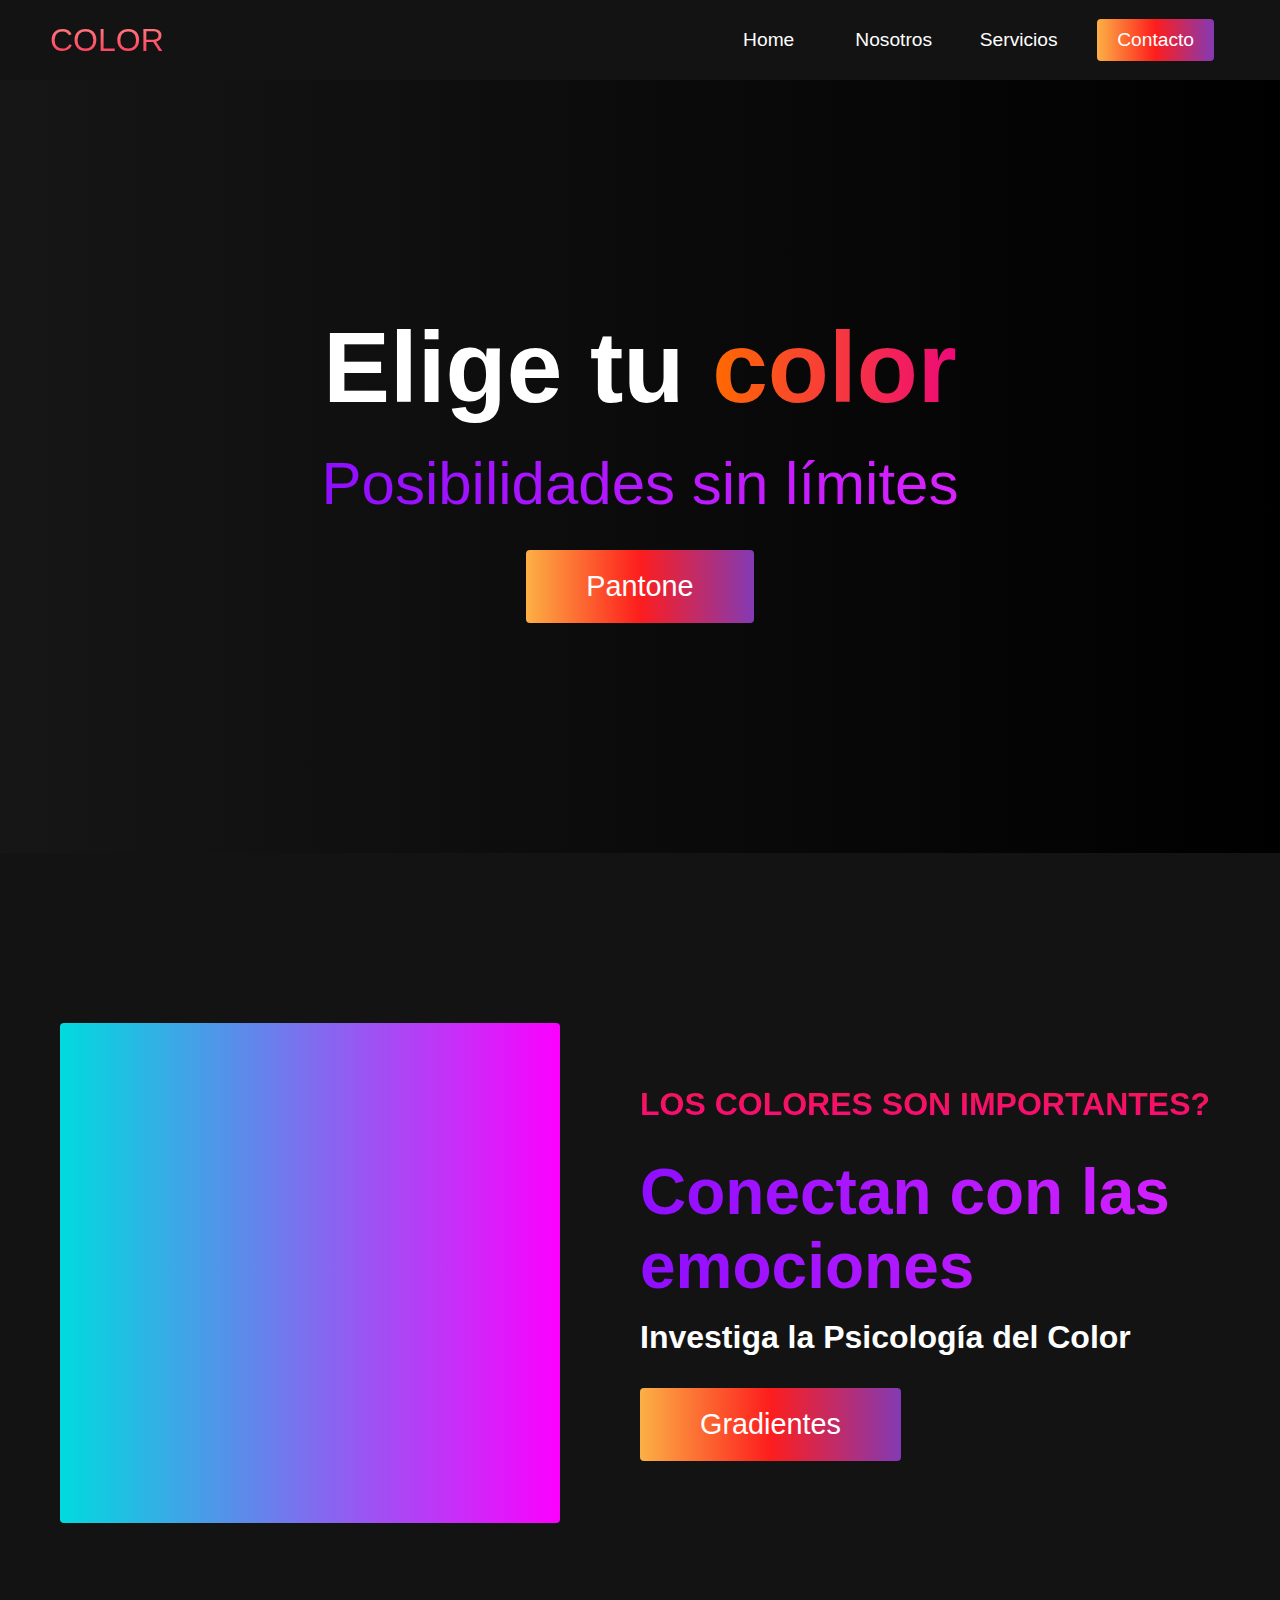
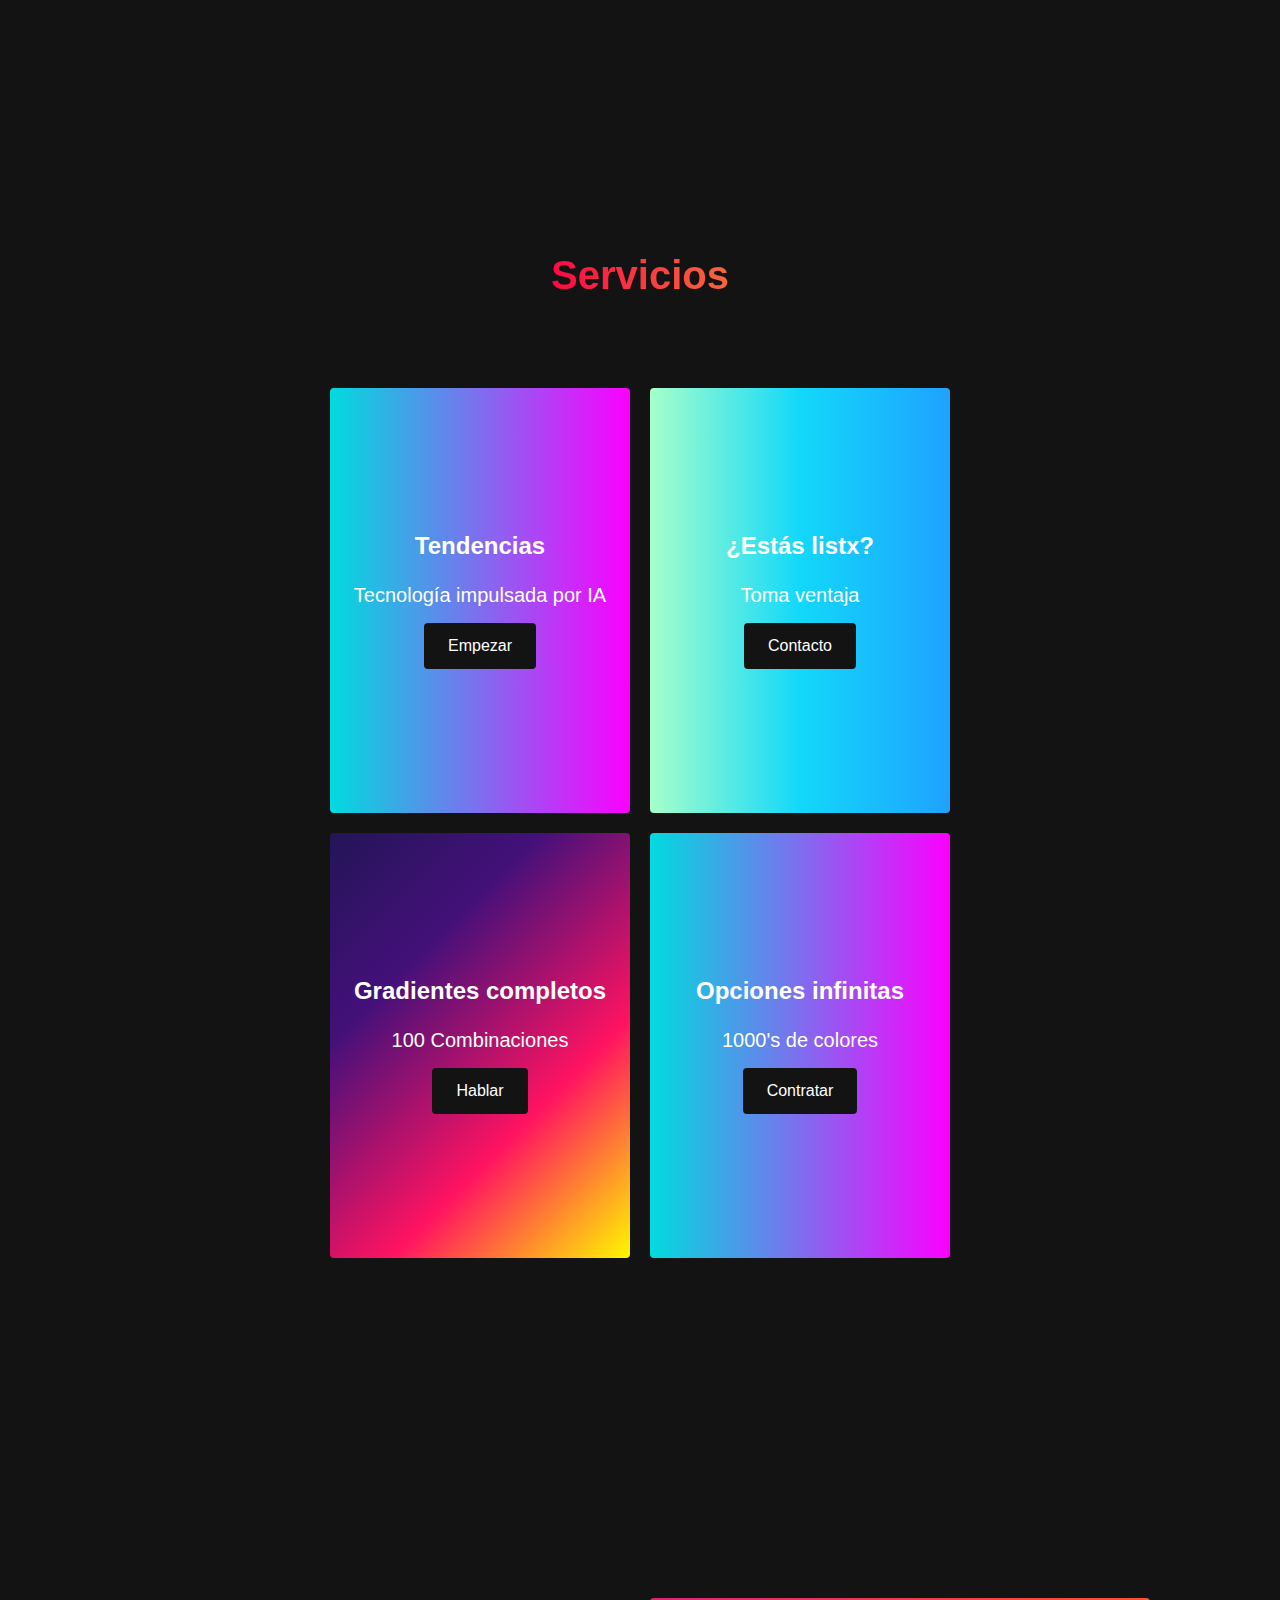
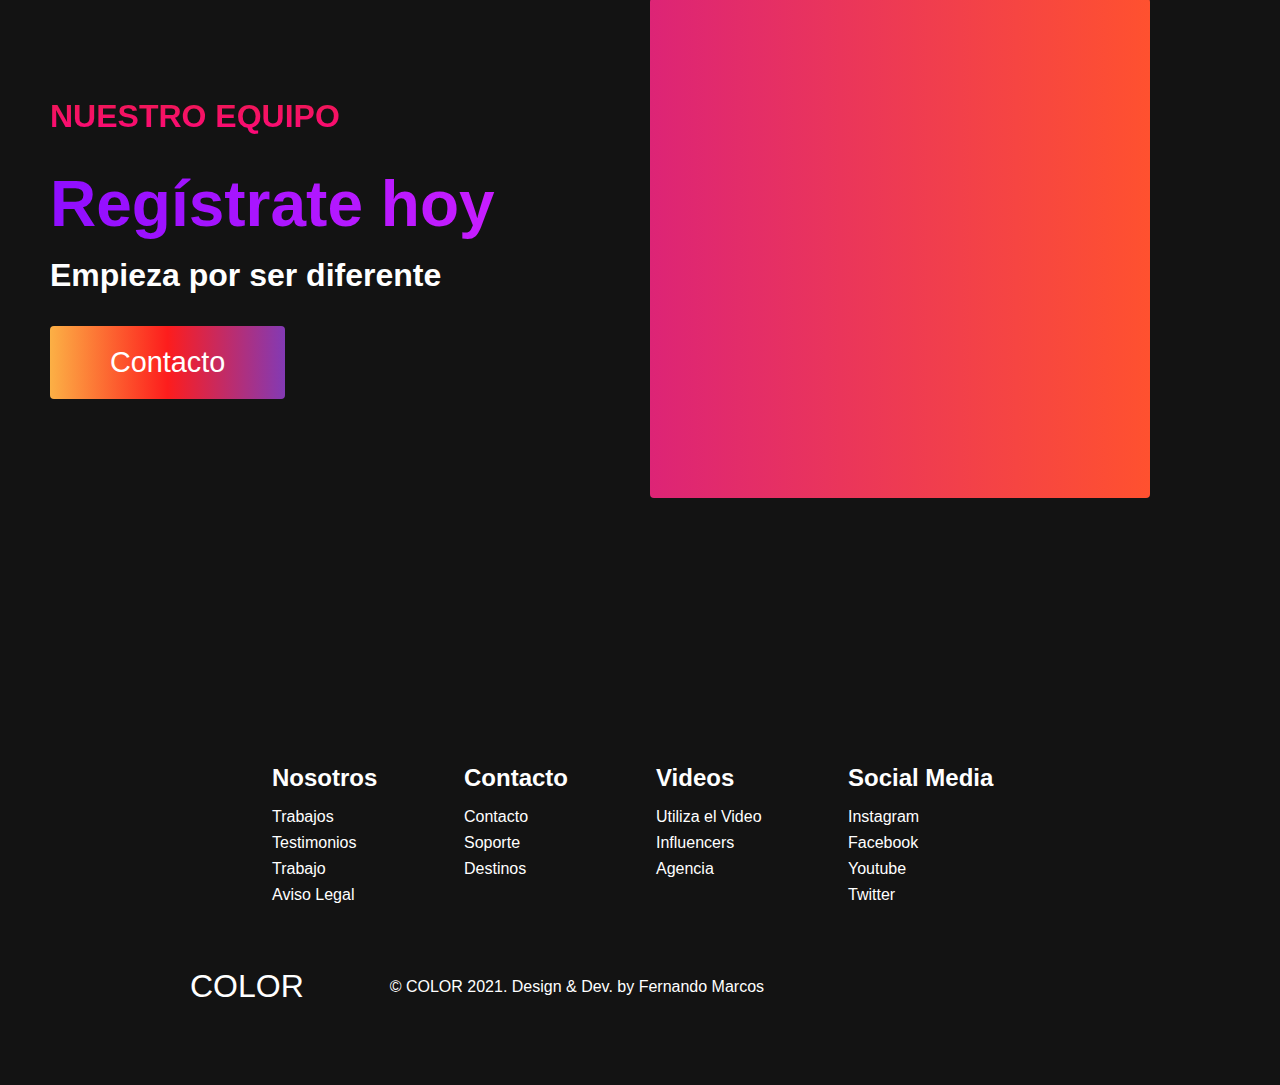
<file: color/index.html>
<!-- COLOR by Fernando Marcos -->
<!-- fernandomarcos.com -->
<!-- info@fernandomarcos.com -->

<!DOCTYPE html>
<html lang="en">
  <head>
    <meta charset="UTF-8" />
    <meta name="viewport" content="width=device-width, initial-scale=1.0" />
    <title>Color by Fernando Marcos</title>
    <link rel="stylesheet" href="styles.css" />
    <link rel="stylesheet" href="https://use.fontawesome.com/releases/v5.15.2/css/all.css" integrity="sha384-vSIIfh2YWi9wW0r9iZe7RJPrKwp6bG+s9QZMoITbCckVJqGCCRhc+ccxNcdpHuYu" crossorigin="anonymous">
    <link rel="icon" type="image/png" href="img/favicon.png" />
    
    <!-- Imagen que aparecerá al compartir este sitio o su enlace vía web y Twitter -->
    <meta property="og:image" content="img/social.png" />
    <meta property="og:image:secure_url" content="/img/social.png" />
    <meta property="og:image:alt" content="Color by Fernando Marcos" />
    <meta property="og:image:type" content="image/png" />
    <meta name="twitter:card" content="summary_large_image" />
    <meta name="twitter:title" content="Color by Fernando Marcos" />
    <meta name="twitter:image" content="img/social.png" />

  </head>
  <body>
    <!-- Navbar Section -->
    <nav class="navbar">
      <div class="navbar__container">
        <a href="#home" id="navbar__logo">COLOR</a>
        <div class="navbar__toggle" id="mobile-menu">
          <span class="bar"></span> <span class="bar"></span>
          <span class="bar"></span>
        </div>
        <ul class="navbar__menu">
          <li class="navbar__item">
            <a href="#home" class="navbar__links" id="home-page">Home</a>
          </li>
          <li class="navbar__item">
            <a href="#about" class="navbar__links" id="about-page">Nosotros</a>
          </li>
          <li class="navbar__item">
            <a href="#services" class="navbar__links" id="services-page">Servicios</a>
          </li>
          <li class="navbar__btn">
            <a href="#sign-up" class="button" id="signup">Contacto</a>
          </li>
        </ul>
      </div>
    </nav>

    <!-- Hero Section -->
    <div class="hero" id="home">
      <div class="hero__container">
        <h1 class="hero__heading">Elige tu <span>color</span></h1>
        <p class="hero__description">Posibilidades sin límites</p>
        <button class="main__btn"><a href="https://www.pantone.com/eu/es/color-of-the-year-2021-paletas-de-color" rel="nofollow" target="_blank">Pantone</a></button>
      </div>
    </div>

    <!-- About Section -->
    <div class="main" id="about">
      <div class="main__container">
        <div class="main__img--container">
          <div class="main__img--card"><i class="fas fa-layer-group"></i></div>
        </div>
        <div class="main__content">
          <h1>Los colores son importantes?</h1>
          <h2>Conectan con las emociones</h2>
          <p>Investiga la Psicología del Color</p>
          <button class="main__btn"><a href="https://uigradients.com/" rel="nofollow" target="_blank">Gradientes</a></button>
        </div>
      </div>
    </div>

   <!-- Services Section -->
   <div class="services" id="services">
    <h1>Servicios</h1>
    <div class="services__wrapper">
      <div class="services__card">
        <h2>Tendencias</h2>
        <p>Tecnología impulsada por IA</p>
        <div class="services__btn"><button>Empezar</button></div>
      </div>
      <div class="services__card">
        <h2>¿Estás listx?</h2>
        <p>Toma ventaja</p>
        <div class="services__btn"><button>Contacto</button></div>
      </div>
      <div class="services__card">
        <h2>Gradientes completos</h2>
        <p>100 Combinaciones</p>
        <div class="services__btn"><button>Hablar</button></div>
      </div>
      <div class="services__card">
        <h2>Opciones infinitas</h2>
        <p>1000's de colores</p>
        <div class="services__btn"><button>Contratar</button></div>
      </div>
    </div>
  </div>

  <!-- Features Section -->
  <div class="main" id="sign-up">
    <div class="main__container">
      <div class="main__content">
        <h1>Nuestro equipo</h1>
        <h2>Regístrate hoy</h2>
        <p>Empieza por ser diferente</p>
        <button class="main__btn"><a href="mailto:info@fernandomarcos.com" rel="nofollow" target="_blank">Contacto</a></button>
      </div>
      <div class="main__img--container">
        <div class="main__img--card" id="card-2">
          <i class="fas fa-users"></i>
        </div>
      </div>
    </div>
  </div>

  <!-- Footer Section -->
  <div class="footer__container">
    <div class="footer__links">
      <div class="footer__link--wrapper">
        <div class="footer__link--items">
          <h2>Nosotros</h2>
          <a href="/sign__up"target="_blank">Trabajos</a> 
          <a href="https://fernandomarcos.com/" target="_blank">Testimonios</a>
          <a href="https://fernandomarcos.com/" target="_blank">Trabajo</a> 
          <a href="https://fernandomarcos.com/" target="_blank">Aviso Legal</a>
        </div>
        <div class="footer__link--items">
          <h2>Contacto</h2>
          <a href="mailto:info@fernandomarcos.com" rel="nofollow" target="_blank">Contacto</a> 
          <a href="mailto:info@fernandomarcos.com" rel="nofollow" target="_blank">Soporte</a>
          <a href="https://fernandomarcos.com/" target="_blank">Destinos</a>
        </div>
      </div>
      <div class="footer__link--wrapper">
        <div class="footer__link--items">
          <h2>Videos</h2>
          <a href="/" target="_blank">Utiliza el Video</a> 
          <a href="/" target="_blank">Influencers</a>
          <a href="/" target="_blank">Agencia</a>
        </div>
        <div class="footer__link--items">
          <h2>Social Media</h2>
          <a href="https://instagram.com/fernandomarc0s/" target="_blank">Instagram</a> 
          <a href="https://facebook.com/fernandomarc0s/" target="_blank">Facebook</a>
          <a href="https://youtube.com/HumanoPlanet" target="_blank">Youtube</a> 
          <a href="https://twitter.com/fernandomarc0s/" target="_blank">Twitter</a>
        </div>
      </div>
    </div>
    <section class="social__media">
      <div class="social__media--wrap">
        <div class="footer__logo">
          <a href="/" id="footer__logo">COLOR</a>
        </div>
        <p class="website__rights">© COLOR 2021. Design & Dev. by Fernando Marcos</p>
        <div class="social__icons">
          <a href="https://facebook.com/fernandomarc0s/" class="social__icon--link" rel="nofollow" target="_blank"><i class="fab fa-facebook"></i></a>
          <a href="https://instagram.com/fernandomarc0s" class="social__icon--link" rel="nofollow" target="_blank"><i class="fab fa-instagram"></i></a>
          <a href="https://youtube.com/HumanoPlanet" class="social__icon--link" rel="nofollow" target="_blank"><i class="fab fa-youtube"></i></a>
          <a href="https://www.linkedin.com/in/fernando-marcos/" class="social__icon--link" rel="nofollow" target="_blank"><i class="fab fa-linkedin"></i></a>
          <a href="https://twitter.com/fernandomarc0s" class="social__icon--link" rel="nofollow" target="_blank"><i class="fab fa-twitter"></i></a>
        </div>
      </div>
    </section>
  </div>

    <!-- Scripts -->
    <script src="app.js"></script>
</body>
</html>
</file>
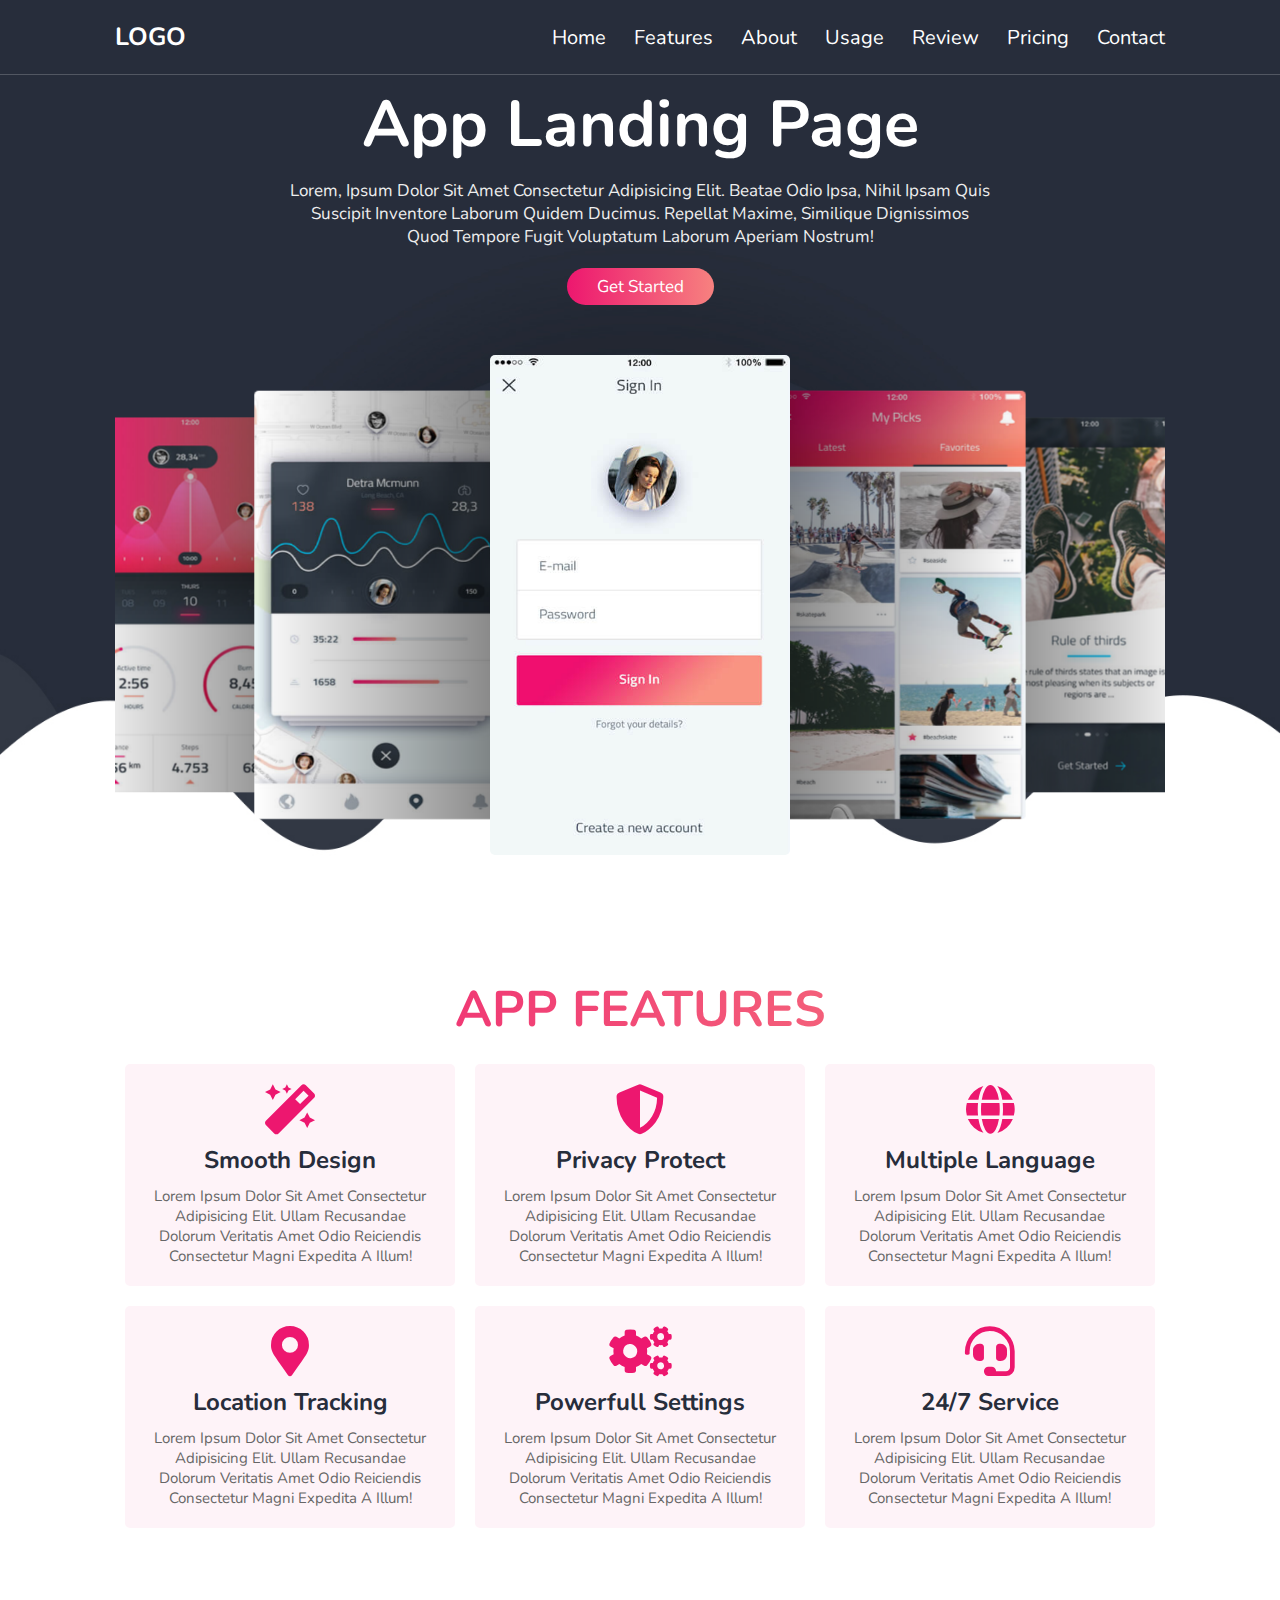
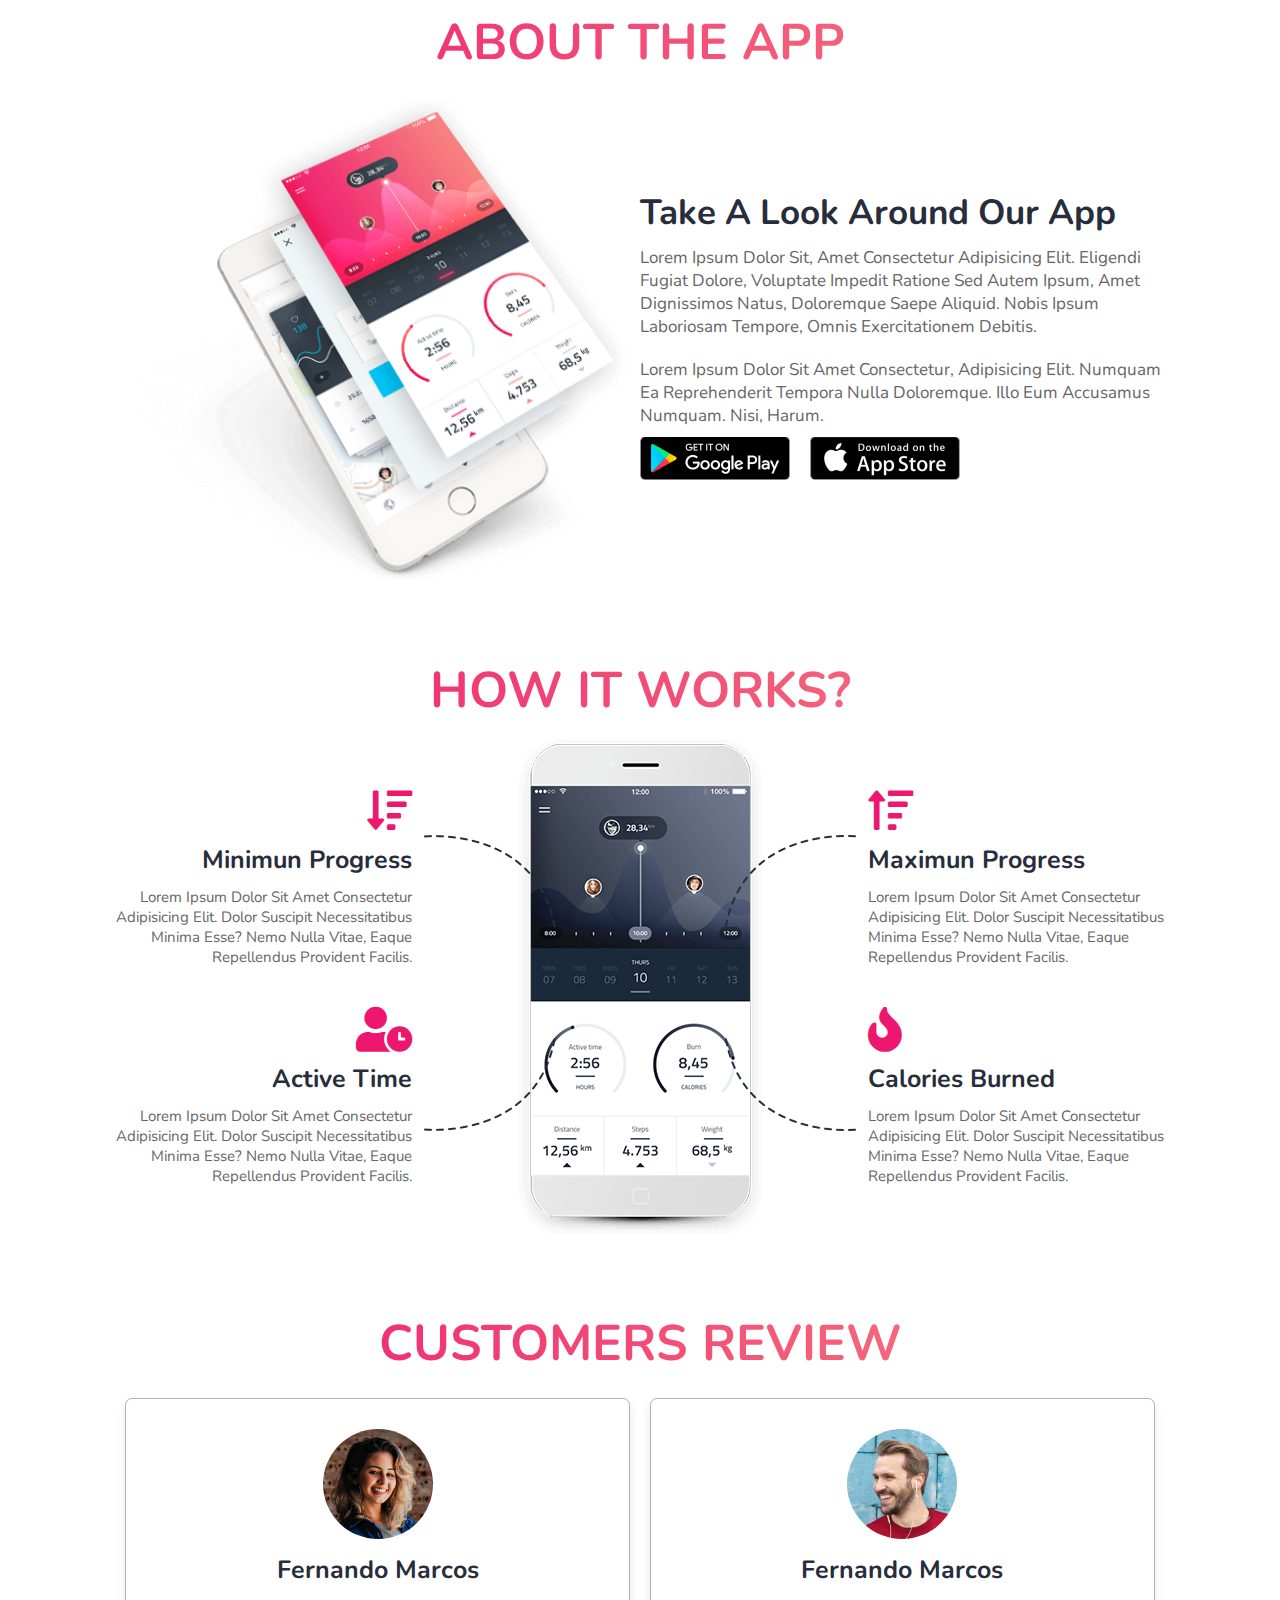
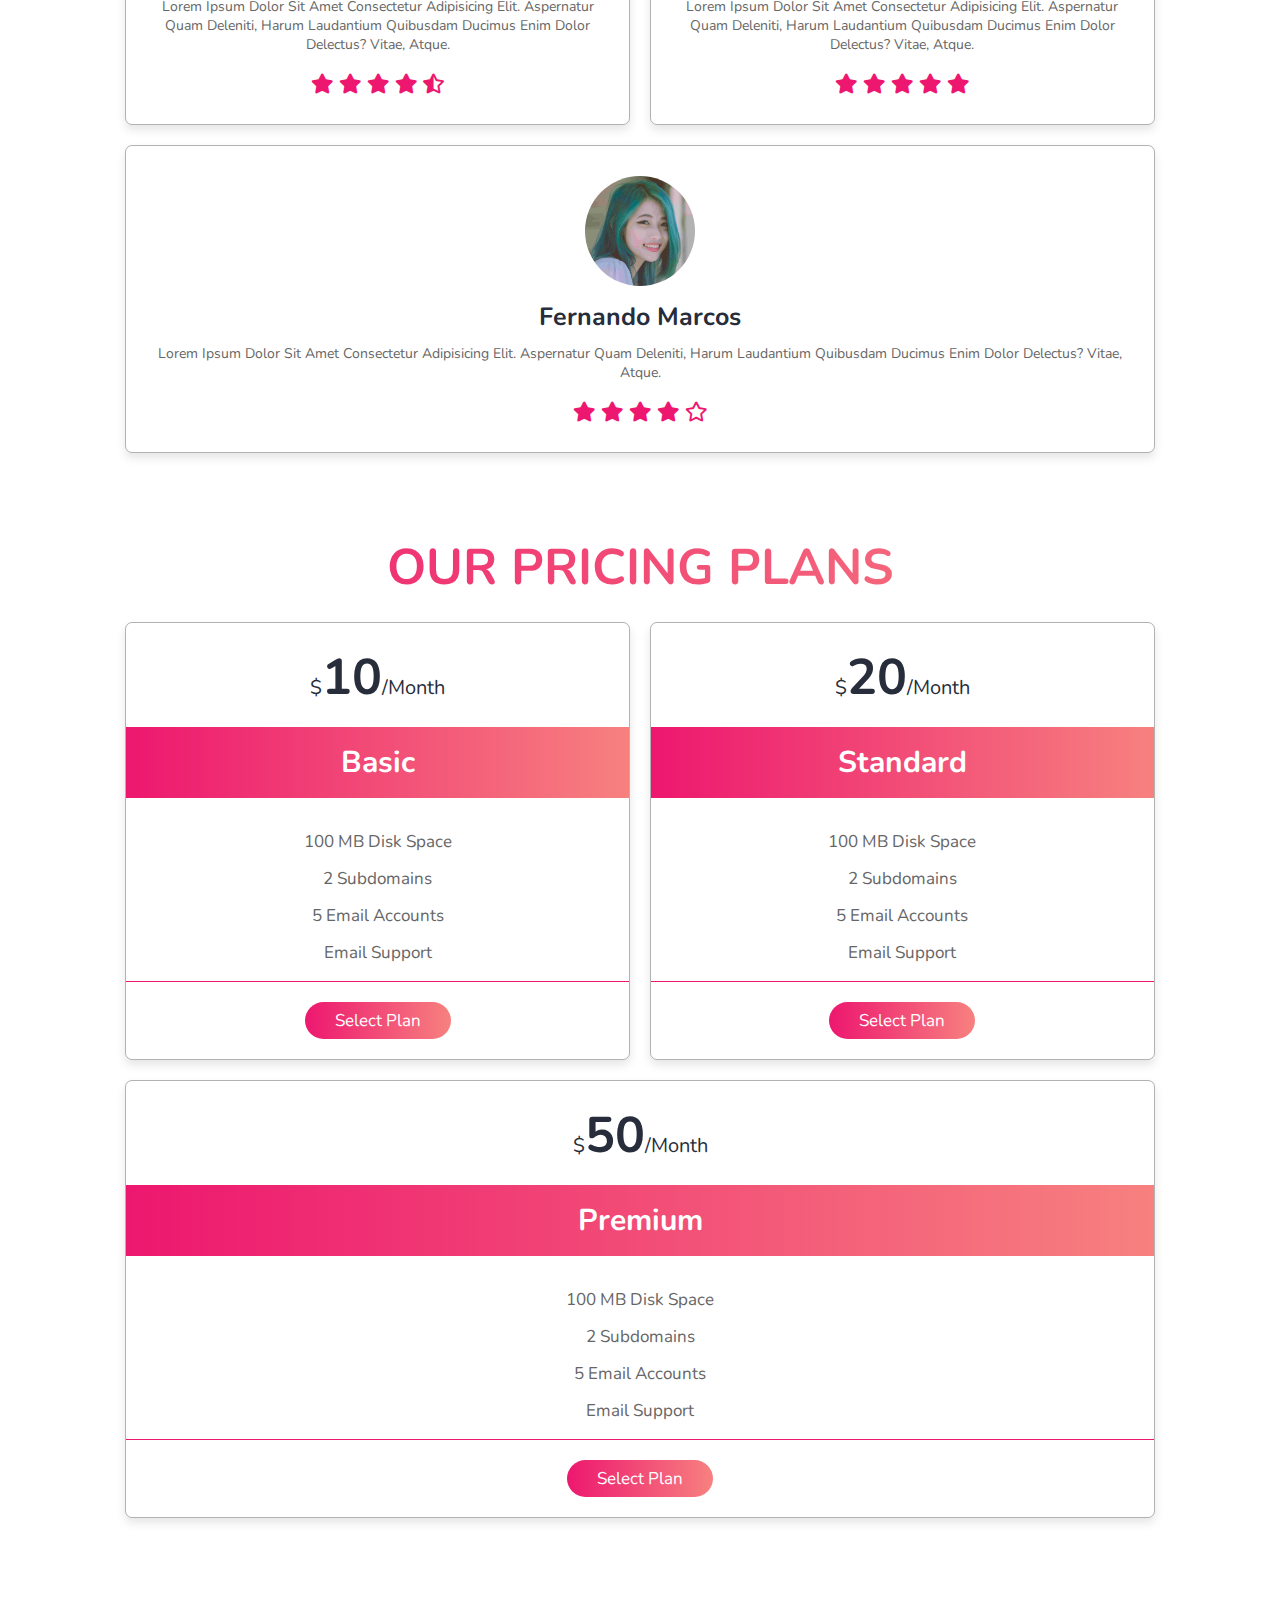
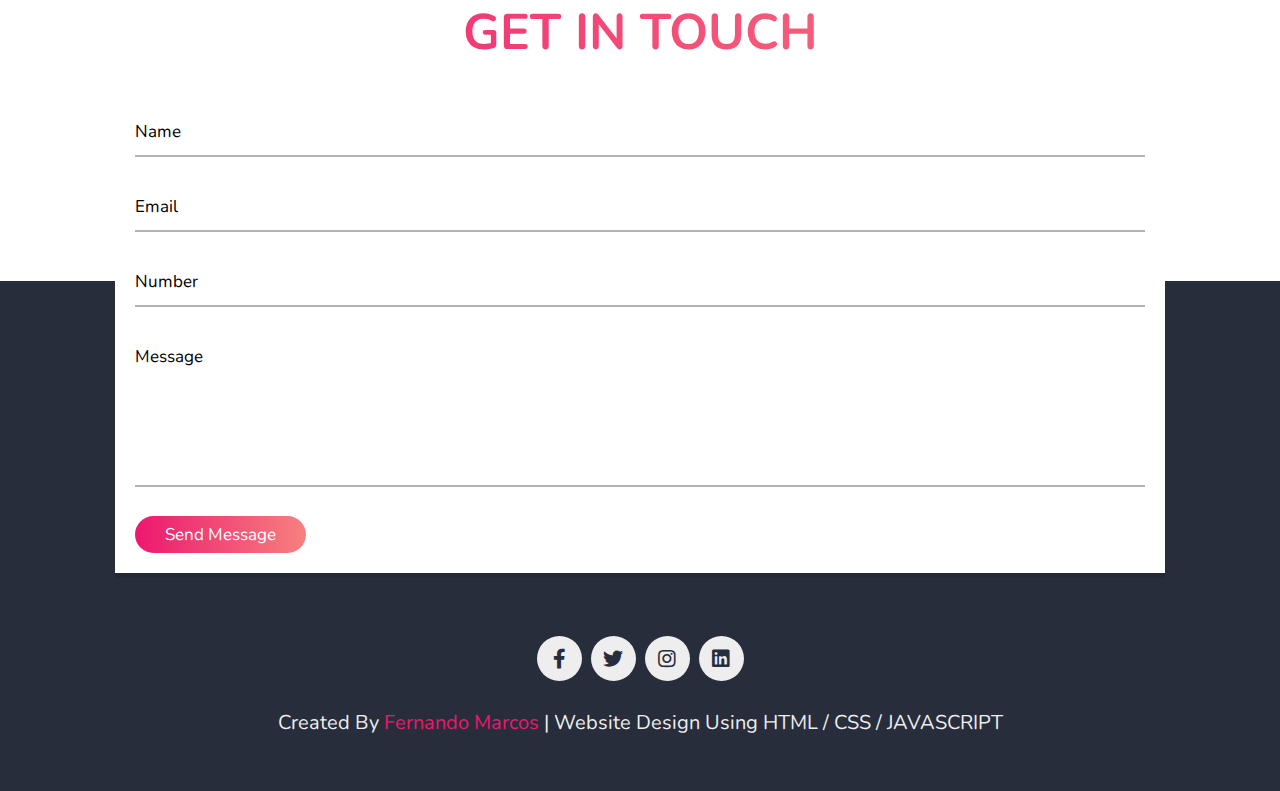
<file: Download App Web Landing Page/index.html>
<!DOCTYPE html>
<html lang="en">
<head>
    <meta charset="UTF-8">
    <meta name="viewport" content="width=device-width, initial-scale=1.0">
    <title>Download App Landing Page Website by Fernando Marcos</title>

    <link rel="stylesheet" href="https://unpkg.com/swiper/swiper-bundle.min.css" />

    <!-- font awesome cdn link  -->
    <link rel="stylesheet" href="https://cdnjs.cloudflare.com/ajax/libs/font-awesome/5.15.3/css/all.min.css">

    <!-- custom css file link  -->
    <link rel="stylesheet" href="css/style.css">

</head>
<body>

<!-- Header Section Starts -->

<header>

    <a href="" class="logo">LOGO</a>

    <div id="menu-bar" class="fas fa-bars"></div>

    <nav class="navbar">
        <a href="#home">home</a>
        <a href="#features">features</a>
        <a href="#about">about</a>
        <a href="#usage">usage</a>
        <a href="#review">review</a>
        <a href="#pricing">pricing</a>
        <a href="#contact">contact</a>
    </nav>

</header>

<!-- Header Section Ends -->


<!-- home section starts -->

<section class="home" id="home">

    <div class="content">
        <h3>app landing page</h3>
        <p>Lorem, ipsum dolor sit amet consectetur adipisicing elit. Beatae odio ipsa, nihil ipsam quis suscipit inventore 
        laborum quidem ducimus. Repellat maxime, similique dignissimos quod tempore fugit voluptatum laborum aperiam nostrum!</p>
        <a href="#" class="btn">get started</a>
    </div>

    <div class="swiper mySwiper image-slider">
        <div class="swiper-wrapper">
            <div class="swiper-slide"><img src="images/shot-01.jpg" alt=""> </div>
            <div class="swiper-slide"><img src="images/shot-02.jpg" alt=""> </div>
            <div class="swiper-slide"><img src="images/shot-03.jpg" alt=""> </div>
            <div class="swiper-slide"><img src="images/shot-04.jpg" alt=""> </div>
            <div class="swiper-slide"><img src="images/shot-05.jpg" alt=""> </div>
        </div>

    </div>

</section>

<!-- home section endss -->


<!-- features section starts -->


<section class="features" id="features">

<h1 class="heading">app features</h1>

<div class="box-container">

    <div class="box">
        <i class="fas fa-magic"></i>
        <h3>smooth design</h3>
        <p>Lorem ipsum dolor sit amet consectetur adipisicing elit. 
        Ullam recusandae dolorum veritatis amet odio reiciendis consectetur magni expedita a illum!</p>
    </div>
    <div class="box">
        <i class="fas fa-shield-alt"></i>
        <h3>privacy protect</h3>
        <p>Lorem ipsum dolor sit amet consectetur adipisicing elit. 
        Ullam recusandae dolorum veritatis amet odio reiciendis consectetur magni expedita a illum!</p>
    </div>
    <div class="box">
        <i class="fas fa-globe"></i>
        <h3>multiple language</h3>
        <p>Lorem ipsum dolor sit amet consectetur adipisicing elit. 
        Ullam recusandae dolorum veritatis amet odio reiciendis consectetur magni expedita a illum!</p>
    </div>
    <div class="box">
        <i class="fas fa-map-marker-alt"></i>
        <h3>location tracking</h3>
        <p>Lorem ipsum dolor sit amet consectetur adipisicing elit. 
        Ullam recusandae dolorum veritatis amet odio reiciendis consectetur magni expedita a illum!</p>
    </div>
    <div class="box">
        <i class="fas fa-cogs"></i>
        <h3>powerfull settings</h3>
        <p>Lorem ipsum dolor sit amet consectetur adipisicing elit. 
        Ullam recusandae dolorum veritatis amet odio reiciendis consectetur magni expedita a illum!</p>
    </div>
    <div class="box">
        <i class="fas fa-headset"></i>
        <h3>24/7 service</h3>
        <p>Lorem ipsum dolor sit amet consectetur adipisicing elit. 
        Ullam recusandae dolorum veritatis amet odio reiciendis consectetur magni expedita a illum!</p>
    </div>
</div>

</section>


<!-- features section endss -->


<!-- about section starts -->

<section class="about" id="about">

<h1 class="heading">about the app</h1>

<div class="row">

    <div class="image">
        <img src="images/about-img.png" alt="">
    </div>
    

    <div class="content">
        <h3>Take a Look Around our App</h3>
        <p>Lorem ipsum dolor sit, amet consectetur adipisicing elit. Eligendi fugiat dolore, voluptate impedit ratione sed autem ipsum, 
            amet dignissimos natus, doloremque saepe aliquid. Nobis ipsum laboriosam tempore, omnis exercitationem debitis.</p>
        <p>Lorem ipsum dolor sit amet consectetur, adipisicing elit. Numquam ea reprehenderit tempora nulla doloremque. Illo 
            eum accusamus numquam. Nisi, harum.</p>
        <div class="buttons">
            <a href="#"><img src="images/google-btn.png" alt=""></a>
            <a href="#"><img src="images/app-store-btn.png" alt=""></a>
        </div>
    </div>
</div>


</section>

<!-- about section starts -->


<!-- usage section starts -->

<section class="usage" id="usage">


<h1 class="heading">how it works?</h1>

<div class="row">

    <div class="box-container">
        <div class="box">
            <i class="fas fa-sort-amount-down"></i>
            <h3>minimun progress</h3>
            <p>Lorem ipsum dolor sit amet consectetur adipisicing elit. 
            Dolor suscipit necessitatibus minima esse? Nemo nulla vitae, eaque repellendus provident facilis.</p>
        </div>
        <div class="box">
            <i class="fas fa-user-clock"></i>
            <h3>active time</h3>
            <p>Lorem ipsum dolor sit amet consectetur adipisicing elit. 
            Dolor suscipit necessitatibus minima esse? Nemo nulla vitae, eaque repellendus provident facilis.</p>
        </div>
    </div>

        <img class="divider"  src="images/usage-img.png">

        <div class="box-container">
        <div class="box">
            <i class="fas fa-sort-amount-up"></i>
            <h3>maximun progress</h3>
            <p>Lorem ipsum dolor sit amet consectetur adipisicing elit. 
            Dolor suscipit necessitatibus minima esse? Nemo nulla vitae, eaque repellendus provident facilis.</p>
        </div>
        <div class="box">
            <i class="fas fa-fire"></i>
            <h3>calories burned</h3>
            <p>Lorem ipsum dolor sit amet consectetur adipisicing elit. 
            Dolor suscipit necessitatibus minima esse? Nemo nulla vitae, eaque repellendus provident facilis.</p>
        </div>
    </div>

</div>

</section>

<!-- usage section ends -->


<!-- review section starts -->

<section class="review" id="review">

<h1 class="heading">customers review</h1>

<div class="box-container">
    <div class="box">
        <img src="images/pic1.png" alt="">
        <h3>Fernando Marcos</h3>
        <p>Lorem ipsum dolor sit amet consectetur adipisicing elit. Aspernatur quam deleniti, 
        harum laudantium quibusdam ducimus enim dolor delectus? Vitae, atque.</p>
        <div class="stars">
            <i class="fas fa-star"></i>
            <i class="fas fa-star"></i>
            <i class="fas fa-star"></i>
            <i class="fas fa-star"></i>
            <i class="fas fa-star-half-alt"></i>
        </div>
    </div>
    <div class="box">
        <img src="images/pic2.png" alt="">
        <h3>Fernando Marcos</h3>
        <p>Lorem ipsum dolor sit amet consectetur adipisicing elit. Aspernatur quam deleniti, 
        harum laudantium quibusdam ducimus enim dolor delectus? Vitae, atque.</p>
        <div class="stars">
            <i class="fas fa-star"></i>
            <i class="fas fa-star"></i>
            <i class="fas fa-star"></i>
            <i class="fas fa-star"></i>
            <i class="fas fa-star"></i>
        </div>
    </div>
    <div class="box">
        <img src="images/pic3.png" alt="">
        <h3>Fernando Marcos</h3>
        <p>Lorem ipsum dolor sit amet consectetur adipisicing elit. Aspernatur quam deleniti, 
        harum laudantium quibusdam ducimus enim dolor delectus? Vitae, atque.</p>
        <div class="stars">
            <i class="fas fa-star"></i>
            <i class="fas fa-star"></i>
            <i class="fas fa-star"></i>
            <i class="fas fa-star"></i>
            <i class="far fa-star"></i>
        </div>
    </div>
</div>

</section>

<!-- review section ends -->

<!-- pricing section starts  -->

<section class="pricing" id="pricing">

    <h1 class="heading">our pricing plans</h1>

    <div class="box-container">
        <div class="box">
            <div class="price"><span>$</span>10<span>/month</span></div>
            <h3>basic</h3>
            <ul>
                <li>100 MB Disk Space</li>
                <li>2 Subdomains</li>
                <li>5 Email Accounts</li>
                <li>email support</li>
            </ul>
            <a href="#" class="btn">select plan</a>
        </div>
        <div class="box">
            <div class="price"><span>$</span>20<span>/month</span></div>
            <h3>standard</h3>
            <ul>
                <li>100 MB Disk Space</li>
                <li>2 Subdomains</li>
                <li>5 Email Accounts</li>
                <li>email support</li>
            </ul>
            <a href="#" class="btn">select plan</a>
        </div>
        <div class="box">
            <div class="price"><span>$</span>50<span>/month</span></div>
            <h3>premium</h3>
            <ul>
                <li>100 MB Disk Space</li>
                <li>2 Subdomains</li>
                <li>5 Email Accounts</li>
                <li>email support</li>
            </ul>
            <a href="#" class="btn">select plan</a>
        </div>
    </div>

</section>

<!-- pricing section ends -->

<!-- contact section starts -->

<section class="contact" id="contact">

<h1 class="heading">get in touch</h1>

<form action="">

    <div class="inputBox">
        <input type="text" required>
        <label>name</label>
    </div>
    <div class="inputBox">
        <input type="email" required>
        <label>email</label>
    </div>
    <div class="inputBox">
        <input type="number" required>
        <label>number</label>
    </div>
    <div class="inputBox">
        <textarea required name="" id="" cols="30" rows="10"></textarea>
        <label>message</label>
    </div>

    <input type="submit" class="btn" value="send message">

</form>

</section>

<!-- contact section ends -->


<!-- footer section starts -->


<section class="footer">

<div class="share">
    <a href="#" class="fab fa-facebook-f"></a>
    <a href="#" class="fab fa-twitter"></a>
    <a href="#" class="fab fa-instagram"></a>
    <a href="#" class="fab fa-linkedin"></a>
</div>

<h1 class="credit">created by <span>Fernando Marcos</span> | Website Design Using HTML / CSS / JAVASCRIPT </h1>

</section>


<!-- footer section ends -->




















<!-- script part -->

<script src="https://unpkg.com/swiper@8/swiper-bundle.min.js"></script>

<script>

var swiper = new Swiper(".image-slider", {
        effect: "coverflow",
        grabCursor: true,
        centeredSlides: true,
        slidesPerView: "auto",
        coverflowEffect: {
          rotate: 0,
          stretch: 0,
          depth: 100,
          modifier: 2,
          slideShadows: true,
        },
        loop:true,
        autoplay:{
            delay: 2000,
            disableOnInteraction: false,
        }
      });

    let menu = document.querySelector('#menu-bar');
    let navbar = document.querySelector('.navbar');

    menu.addEventListener('click', () =>{
        menu.classList.toggle('fa-times');
        navbar.classList.toggle('nav-toggle');
    });

    window.onscroll = () =>{
        menu.classList.remove('fa-times');
        navbar.classList.remove('nav-toggle');
    }


</script>


</body>
</html>
</file>
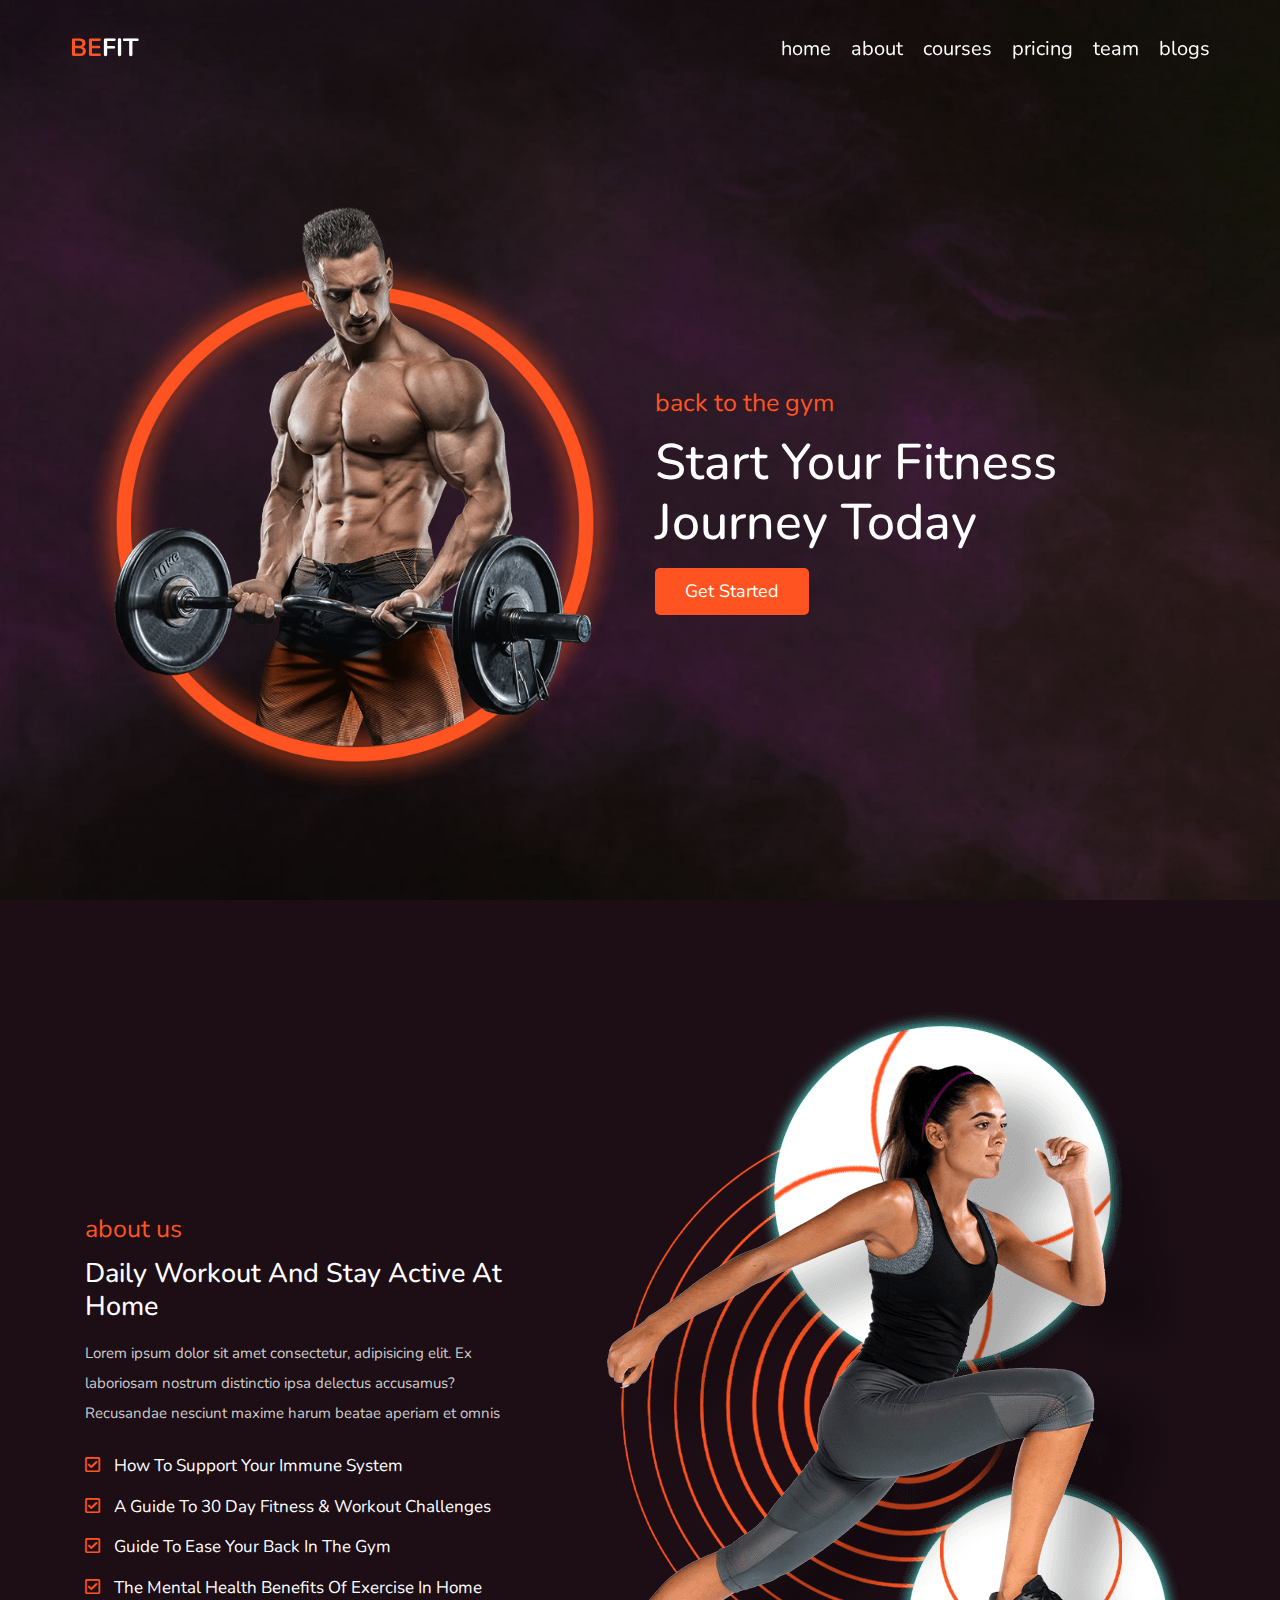
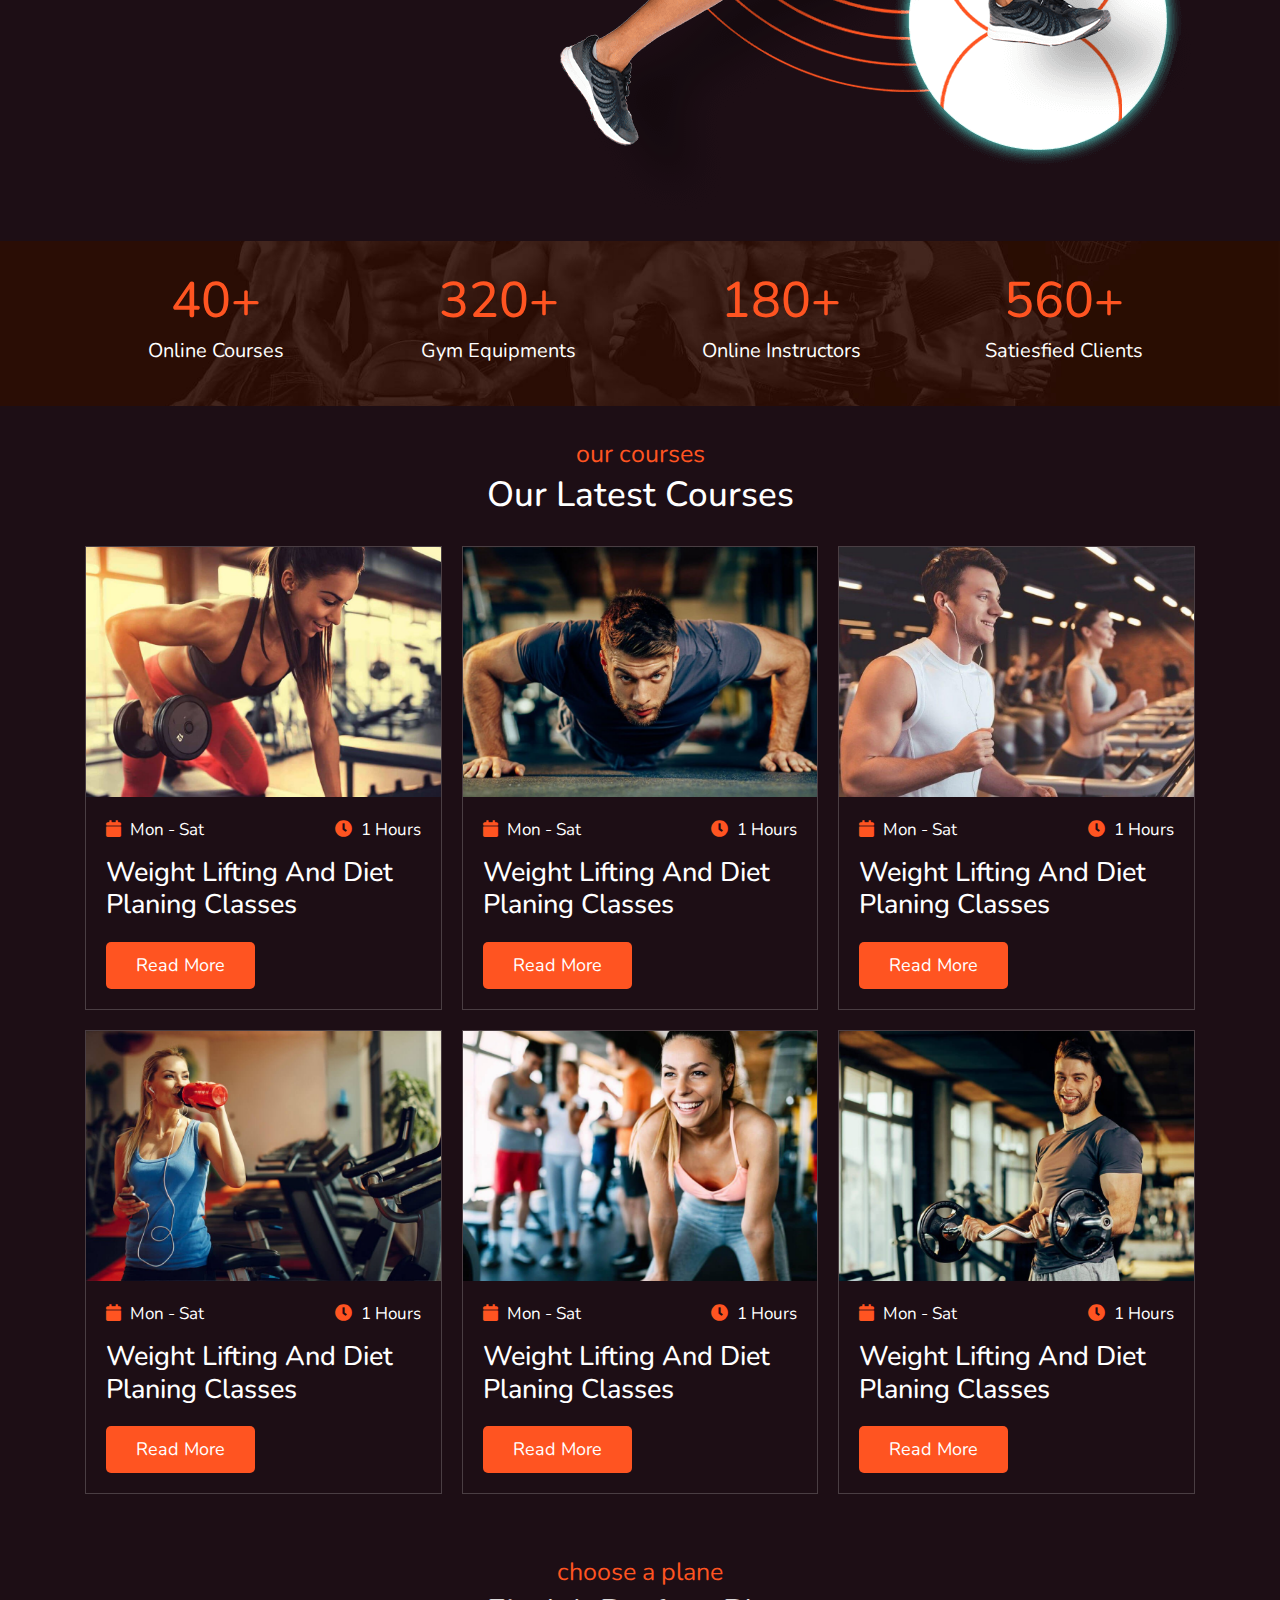
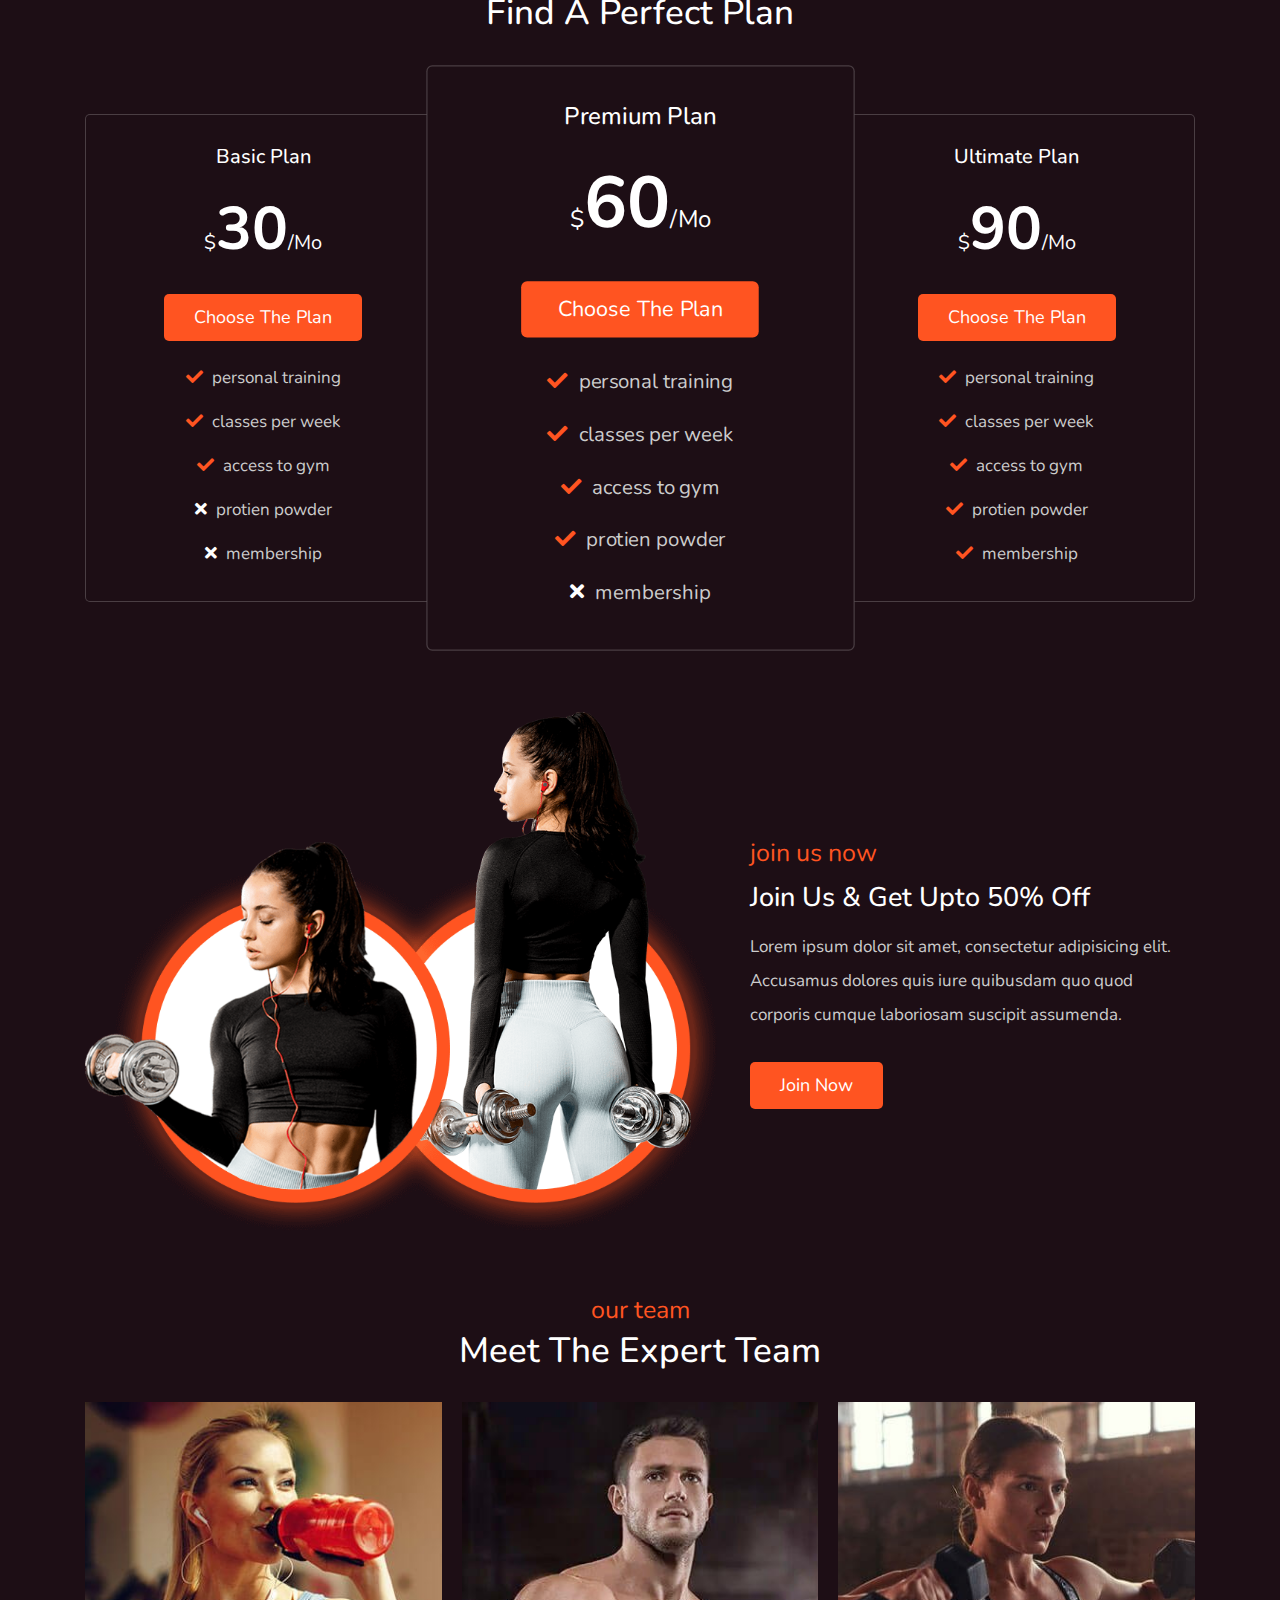
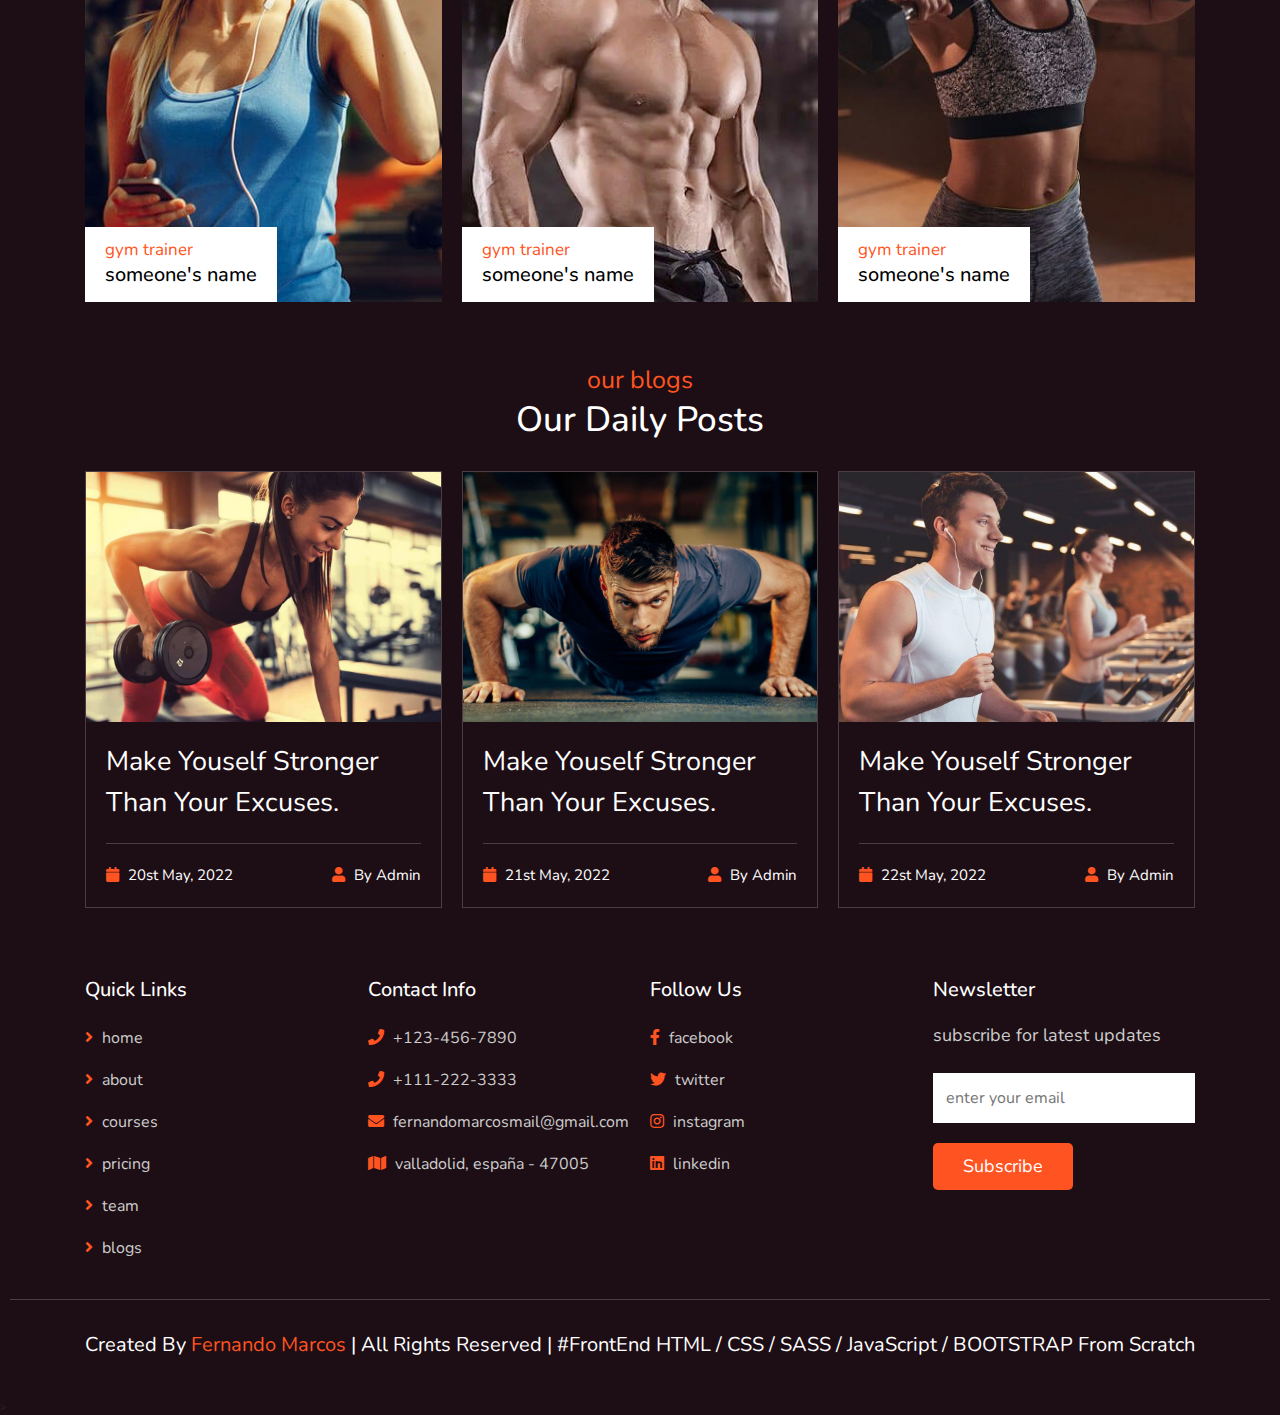
<file: fitness/index.html>
<!DOCTYPE html>
<html lang="en">
<head>
  <meta charset="UTF-8">
  <meta http-equiv="X-UA-Compatible" content="IE=edge">
  <meta name="viewport" content="width=device-width, initial-scale=1.0">
  <title>Fitness Website by Fernando Marcos</title>
  
  <!-- font awesome cdn link -->
  <link rel="stylesheet" href="https://cdnjs.cloudflare.com/ajax/libs/font-awesome/5.15.4/css/all.min.css">

  <!-- bootstrap cdn link -->
  <link rel="stylesheet" href="https://cdnjs.cloudflare.com/ajax/libs/bootstrap/4.6.1/css/bootstrap.min.css">

  <!-- custom css file link -->
  <link rel="stylesheet" href="css/style.css">

</head>
<body>

<!-- header section starts  -->

<header class="header fixed-top">

  <div class="container">

     <div class="row align-items-center justify-content-between">

        <a href="#" class="logo"><span>BE</span>FIT</a>

        <nav class="nav">
           <a href="#home">home</a>
           <a href="#about">about</a>
           <a href="#courses">courses</a>
           <a href="#pricing">pricing</a>
           <a href="#team">team</a>
           <a href="#blogs">blogs</a>
        </nav>

        <div id="menu-btn" class="fas fa-bars"></div>

     </div>

  </div>

</header>

<!-- header section ends -->


<!-- home section starts -->

<section class="home" id="home">

  <div class="container">

    <div class="row align-items-center min-vh-100">

      <div class="col-md-6">
        <img src="images/home-img.png" class="w-100" alt="">
      </div>

      <div class="col-md-6 text-center text-md-left">
        <span>back to the gym</span>
        <h3>start your fitness journey today</h3>
        <a href="#" class="link-btn">get started</a>

      </div>

    </div>
  </div>

</section>


<!-- home section ends -->


<!-- about section starts -->


<section class="about" id="about">

  <div class="container">

    <div class="row align-items-center flex-wrap-reverse">

      <div class="col-md-5">
        <span>about us</span>
        <h3>Daily Workout and Stay Active at home</h3>
        <p>Lorem ipsum dolor sit amet consectetur, adipisicing elit. Ex laboriosam nostrum distinctio ipsa delectus accusamus?
           Recusandae nesciunt maxime harum beatae aperiam et omnis</p>
        <ul>
          <li><i class="far fa-check-square"></i> How to Support your Immune System</li>
          <li><i class="far fa-check-square"></i> A Guide to 30 Day Fitness & Workout Challenges</li>
          <li><i class="far fa-check-square"></i> Guide To Ease Your Back In The Gym</li>
          <li><i class="far fa-check-square"></i> The Mental Health Benefits of Exercise in Home</li>
        </ul>  
      </div>

      <div class="col-md-7">
        <img src="images/about-img.png" class="" alt="">
      </div>

    </div>


  </div>

</section>

<!-- about section ends -->


<!-- counter section starts  -->

<section class="counter">

  <div class="container box-container">

     <div class="box">
        <h3>40+</h3>
        <p>online courses</p>
     </div>

     <div class="box">
        <h3>320+</h3>
        <p>gym equipments</p>
     </div>

     <div class="box">
        <h3>180+</h3>
        <p>online instructors</p>
     </div>

     <div class="box">
        <h3>560+</h3>
        <p>satiesfied clients</p>
     </div>

  </div>

</section>

<!-- counter section ends -->


<!-- courses section starts -->


<section class="courses" id="courses">

  <div class="heading">
    <span>our courses</span>
    <h3>our latest courses</h3>
  </div>

  <div class="box-container container">

    <div class="box">
      <div class="image">
        <img src="images/img-1.jpg" alt="">
      </div>
      <div class="content">
        <div class="icons">
          <span> <i class="fas fa-calendar"></i> mon - sat </span>
          <span> <i class="fas fa-clock"></i> 1 hours </span>
        </div>
        <h3>weight lifting and diet planing classes</h3>
        <a href="#" class="link-btn">read more</a>
      </div>  
    </div>

    <div class="box">
      <div class="image">
        <img src="images/img-2.jpg" alt="">
      </div>
      <div class="content">
        <div class="icons">
          <span> <i class="fas fa-calendar"></i> mon - sat </span>
          <span> <i class="fas fa-clock"></i> 1 hours </span>
        </div>
        <h3>weight lifting and diet planing classes</h3>
        <a href="#" class="link-btn">read more</a>
      </div>  
    </div>

    <div class="box">
      <div class="image">
        <img src="images/img-3.jpg" alt="">
      </div>
      <div class="content">
        <div class="icons">
          <span> <i class="fas fa-calendar"></i> mon - sat </span>
          <span> <i class="fas fa-clock"></i> 1 hours </span>
        </div>
        <h3>weight lifting and diet planing classes</h3>
        <a href="#" class="link-btn">read more</a>
      </div>  
    </div>

    <div class="box">
      <div class="image">
        <img src="images/img-4.jpg" alt="">
      </div>
      <div class="content">
        <div class="icons">
          <span> <i class="fas fa-calendar"></i> mon - sat </span>
          <span> <i class="fas fa-clock"></i> 1 hours </span>
        </div>
        <h3>weight lifting and diet planing classes</h3>
        <a href="#" class="link-btn">read more</a>
      </div>  
    </div>

    <div class="box">
      <div class="image">
        <img src="images/img-5.jpg" alt="">
      </div>
      <div class="content">
        <div class="icons">
          <span> <i class="fas fa-calendar"></i> mon - sat </span>
          <span> <i class="fas fa-clock"></i> 1 hours </span>
        </div>
        <h3>weight lifting and diet planing classes</h3>
        <a href="#" class="link-btn">read more</a>
      </div>  
    </div>

    <div class="box">
      <div class="image">
        <img src="images/img-6.jpg" alt="">
      </div>
      <div class="content">
        <div class="icons">
          <span> <i class="fas fa-calendar"></i> mon - sat </span>
          <span> <i class="fas fa-clock"></i> 1 hours </span>
        </div>
        <h3>weight lifting and diet planing classes</h3>
        <a href="#" class="link-btn">read more</a>
      </div>  
    </div>

  </div>

</section>


<!-- courses section ends -->



<!-- pricing section starts  -->

<section class="pricing" id="pricing">

  <div class="heading">
     <span>choose a plane</span>
     <h3>find a perfect plan</h3>
  </div>

  <div class="box-container container">

     <div class="box">
        <h3>basic plan</h3>
        <div class="price"><span>$</span>30<span>/mo</span></div>
        <a href="#" class="link-btn">choose the plan</a>
        <div class="list">
           <p> <i class="fas fa-check"></i> personal training </p>
           <p> <i class="fas fa-check"></i> classes per week </p>
           <p> <i class="fas fa-check"></i> access to gym </p>
           <p> <i class="fas fa-times"></i> protien powder </p>
           <p> <i class="fas fa-times"></i> membership </p>
        </div>
     </div>

     <div class="box">
        <h3>premium plan</h3>
        <div class="price"><span>$</span>60<span>/mo</span></div>
        <a href="#" class="link-btn">choose the plan</a>
        <div class="list">
           <p> <i class="fas fa-check"></i> personal training </p>
           <p> <i class="fas fa-check"></i> classes per week </p>
           <p> <i class="fas fa-check"></i> access to gym </p>
           <p> <i class="fas fa-check"></i> protien powder </p>
           <p> <i class="fas fa-times"></i> membership </p>
        </div>
     </div>

     <div class="box">
        <h3>ultimate plan</h3>
        <div class="price"><span>$</span>90<span>/mo</span></div>
        <a href="#" class="link-btn">choose the plan</a>
        <div class="list">
           <p> <i class="fas fa-check"></i> personal training </p>
           <p> <i class="fas fa-check"></i> classes per week </p>
           <p> <i class="fas fa-check"></i> access to gym </p>
           <p> <i class="fas fa-check"></i> protien powder </p>
           <p> <i class="fas fa-check"></i> membership </p>
        </div>
     </div>

  </div>

</section>

<!-- pricing section ends -->


<!-- join us section starts -->

<section class="join">

<div class="container">

  <div class="row align-items-center">
    <div class="col-md-7">
      <img src="images/join-us-image.png" class="w-100" alt="">
    </div>
    <div class="col-md-5 text-center text-md-left">
      <span>join us now</span>
      <h3>join us & get upto 50% off</h3>
      <p>Lorem ipsum dolor sit amet, consectetur adipisicing elit. Accusamus dolores quis 
        iure quibusdam quo quod corporis cumque laboriosam suscipit assumenda.</p>
        <a href="#" class="link-btn">join now</a>
    </div>
  </div>
</div>

</section>

<!-- join us section ends -->


<!-- team section starts  -->

<section class="team" id="team">

  <div class="heading">
     <span>our team</span>
     <h3>meet the expert team</h3>
  </div>

  <div class="box-container container">

     <div class="box">
        <img src="images/team-1.jpg" alt="">
        <div class="content">
           <span>gym trainer</span>
           <h3>someone's name</h3>
        </div>
        <div class="share">
           <a href="#" class="fab fa-facebook-f"></a>
           <a href="#" class="fab fa-twitter"></a>
           <a href="#" class="fab fa-instagram"></a>
           <a href="#" class="fab fa-linkedin"></a>
        </div>
     </div>

     <div class="box">
        <img src="images/team-2.jpg" alt="">
        <div class="content">
           <span>gym trainer</span>
           <h3>someone's name</h3>
        </div>
        <div class="share">
           <a href="#" class="fab fa-facebook-f"></a>
           <a href="#" class="fab fa-twitter"></a>
           <a href="#" class="fab fa-instagram"></a>
           <a href="#" class="fab fa-linkedin"></a>
        </div>
     </div>

     <div class="box">
        <img src="images/team-3.jpg" alt="">
        <div class="content">
           <span>gym trainer</span>
           <h3>someone's name</h3>
        </div>
        <div class="share">
           <a href="#" class="fab fa-facebook-f"></a>
           <a href="#" class="fab fa-twitter"></a>
           <a href="#" class="fab fa-instagram"></a>
           <a href="#" class="fab fa-linkedin"></a>
        </div>
     </div>

  </div>

</section>

<!-- team section ends -->


<!-- blogs section starts -->

<section class="blogs" id="blogs">


  <div class="heading">
    <span>our blogs</span>
    <h3>our daily posts</h3>
  </div>


  <div class="box-container container">

    <div class="box">
      <div class="image">
        <img src="images/img-1.jpg" alt="">
      </div>
      <div class="content">
        <a href="#" class="link">Make youself stronger than your excuses.</a>
        <div class="icons">
          <span> <i class="fas fa-calendar"></i> 20st may, 2022</span>
          <span> <i class="fas fa-user"></i> by admin</span>
        </div>
      </div>
    </div>

    <div class="box">
      <div class="image">
        <img src="images/img-2.jpg" alt="">
      </div>
      <div class="content">
        <a href="#" class="link">Make youself stronger than your excuses.</a>
        <div class="icons">
          <span> <i class="fas fa-calendar"></i> 21st may, 2022</span>
          <span> <i class="fas fa-user"></i> by admin</span>
        </div>
      </div>
    </div>

    <div class="box">
      <div class="image">
        <img src="images/img-3.jpg" alt="">
      </div>
      <div class="content">
        <a href="#" class="link">Make youself stronger than your excuses.</a>
        <div class="icons">
          <span> <i class="fas fa-calendar"></i> 22st may, 2022</span>
          <span> <i class="fas fa-user"></i> by admin</span>
        </div>
      </div>
    </div>



  </div>
</section>


<!-- blogs section ends -->



<!-- footer section starts  -->

<section class="footer">

  <div class="box-container container">

     <div class="box">
        <h3>quick links</h3>
        <a href="#home"> <i class="fas fa-angle-right"></i> home</a>
        <a href="#about"> <i class="fas fa-angle-right"></i> about</a>
        <a href="#courses"> <i class="fas fa-angle-right"></i> courses</a>
        <a href="#pricing"> <i class="fas fa-angle-right"></i> pricing</a>
        <a href="#team"> <i class="fas fa-angle-right"></i> team</a>
        <a href="#blogs"> <i class="fas fa-angle-right"></i> blogs</a>
     </div>

     <div class="box">
        <h3>contact info</h3>
        <a href="#"> <i class="fas fa-phone"></i> +123-456-7890 </a>
        <a href="#"> <i class="fas fa-phone"></i> +111-222-3333 </a>
        <a href="#"> <i class="fas fa-envelope"></i> fernandomarcosmail@gmail.com </a>
        <a href="#"> <i class="fas fa-map"></i> valladolid, españa - 47005 </a>
     </div>

     <div class="box">
        <h3>follow us</h3>
        <a href="#"> <i class="fab fa-facebook-f"></i> facebook </a>
        <a href="#"> <i class="fab fa-twitter"></i> twitter </a>
        <a href="#"> <i class="fab fa-instagram"></i> instagram </a>
        <a href="#"> <i class="fab fa-linkedin"></i> linkedin </a>
     </div>

     <div class="box">
        <h3>newsletter</h3>
        <p>subscribe for latest updates</p>
        <form action="">
           <input type="email" name="" placeholder="enter your email" id="" class="email">
           <input type="submit" value="subscribe" class="link-btn">
        </form>
     </div>

  </div>

  <p class="credit"> created by <span>fernando marcos</span> | all rights reserved | #FrontEnd HTML / CSS / SASS / JavaScript / BOOTSTRAP From Scratch </p>


</section>

<!-- footer section ends -->>


<!-- custom js file link -->
<script src="js/script.js"></script>
  
</body>
</html>
</file>
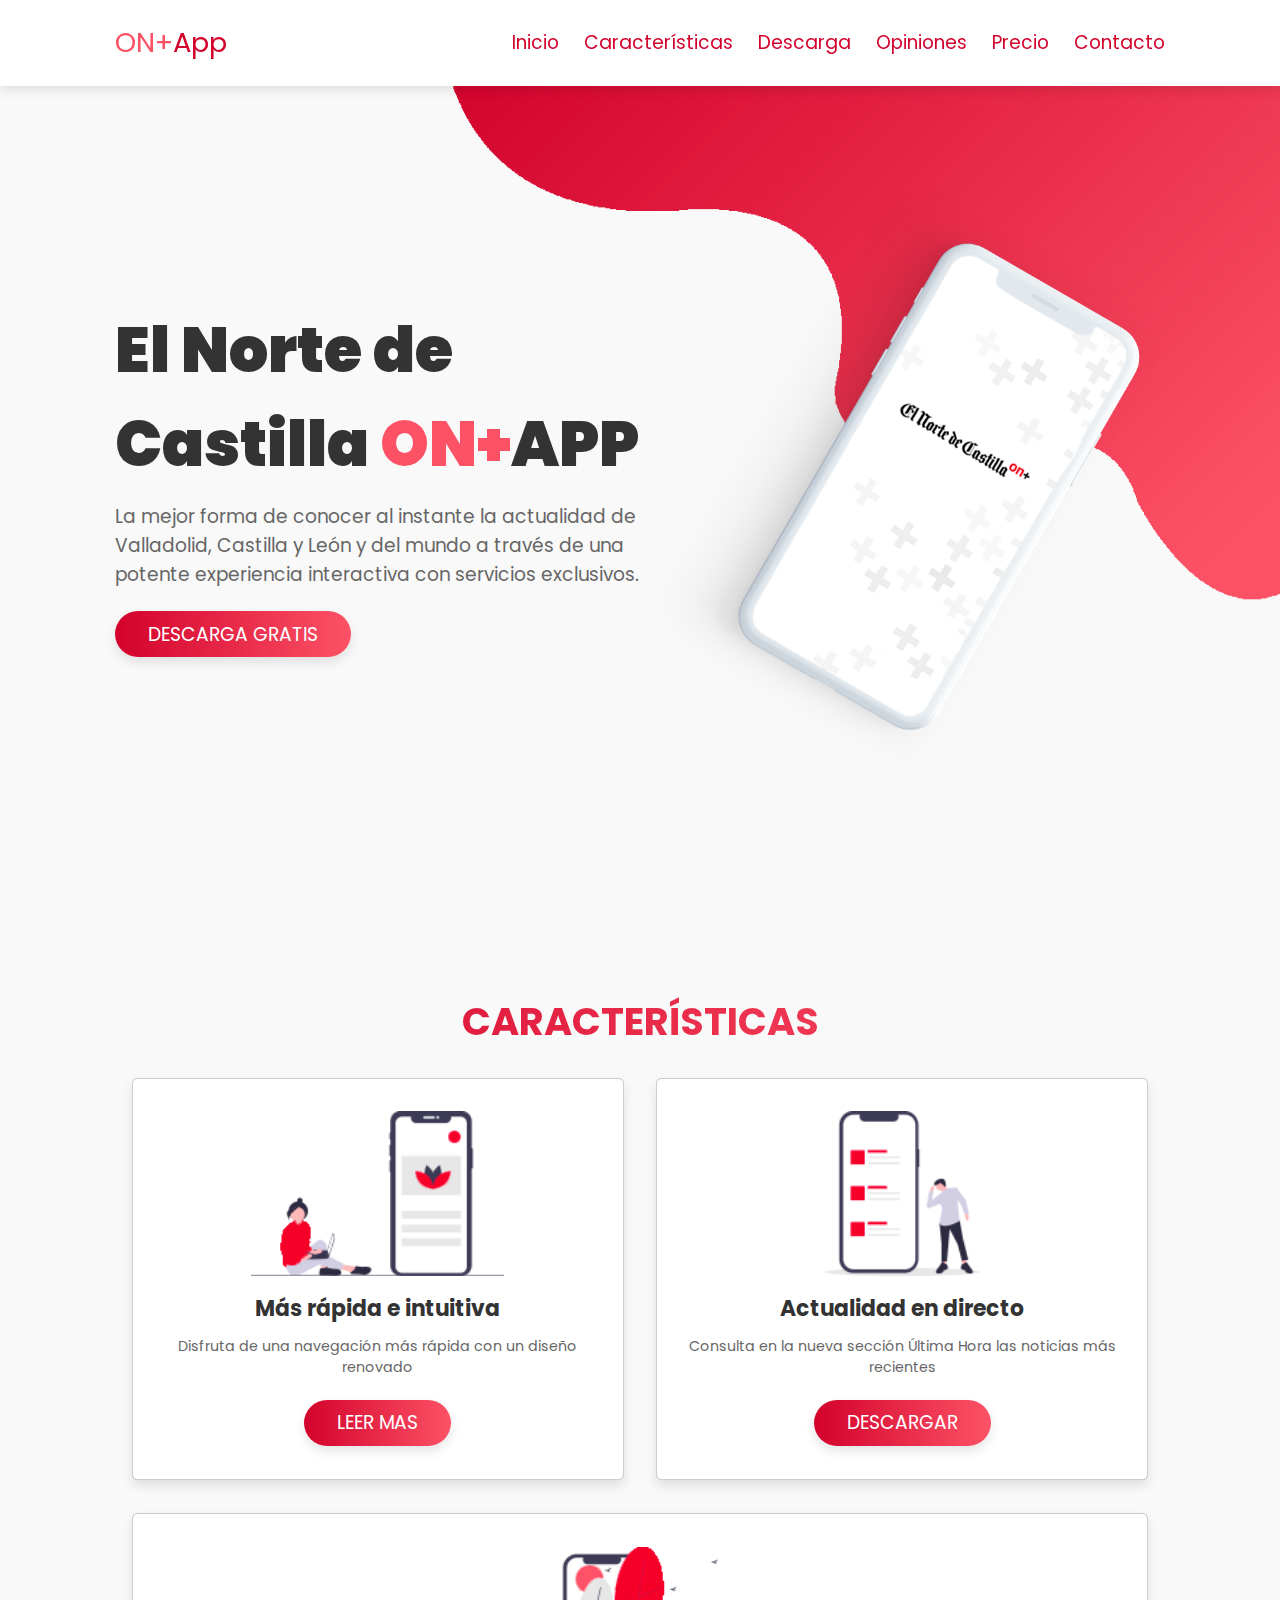
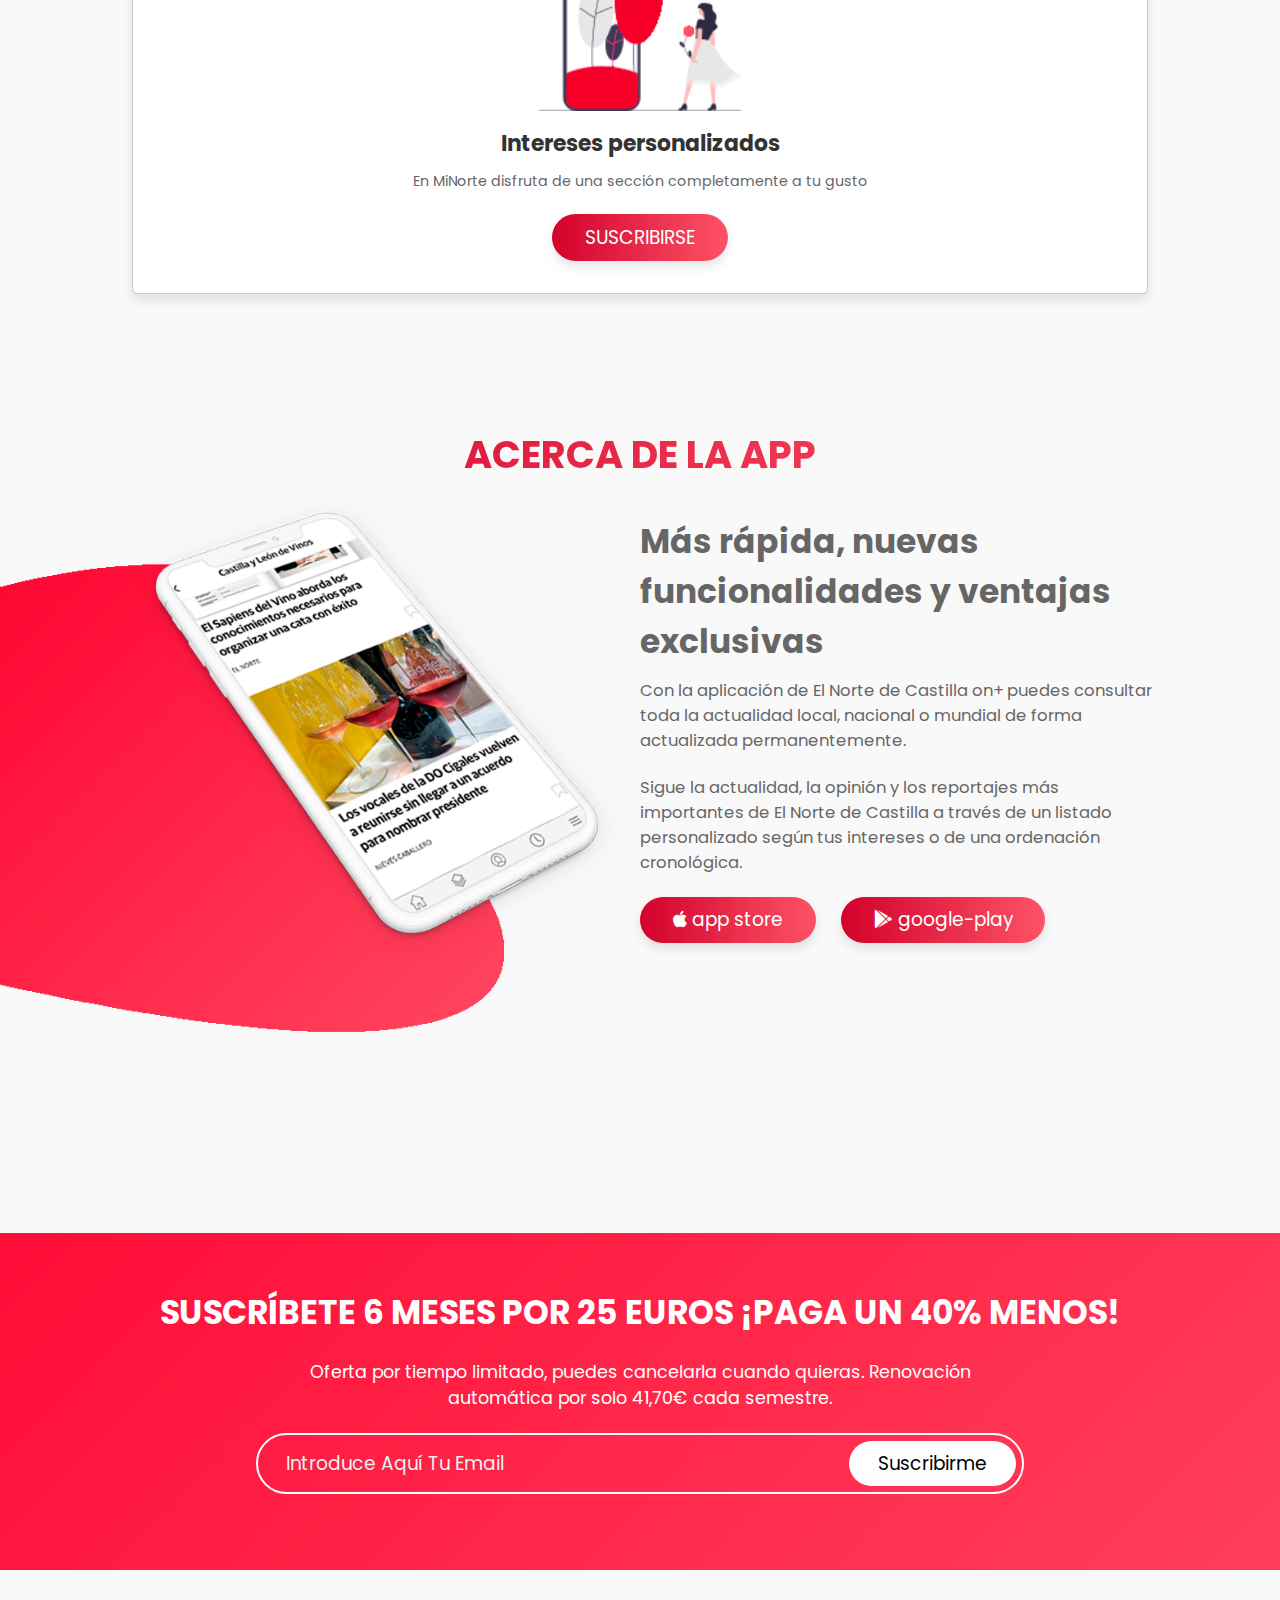
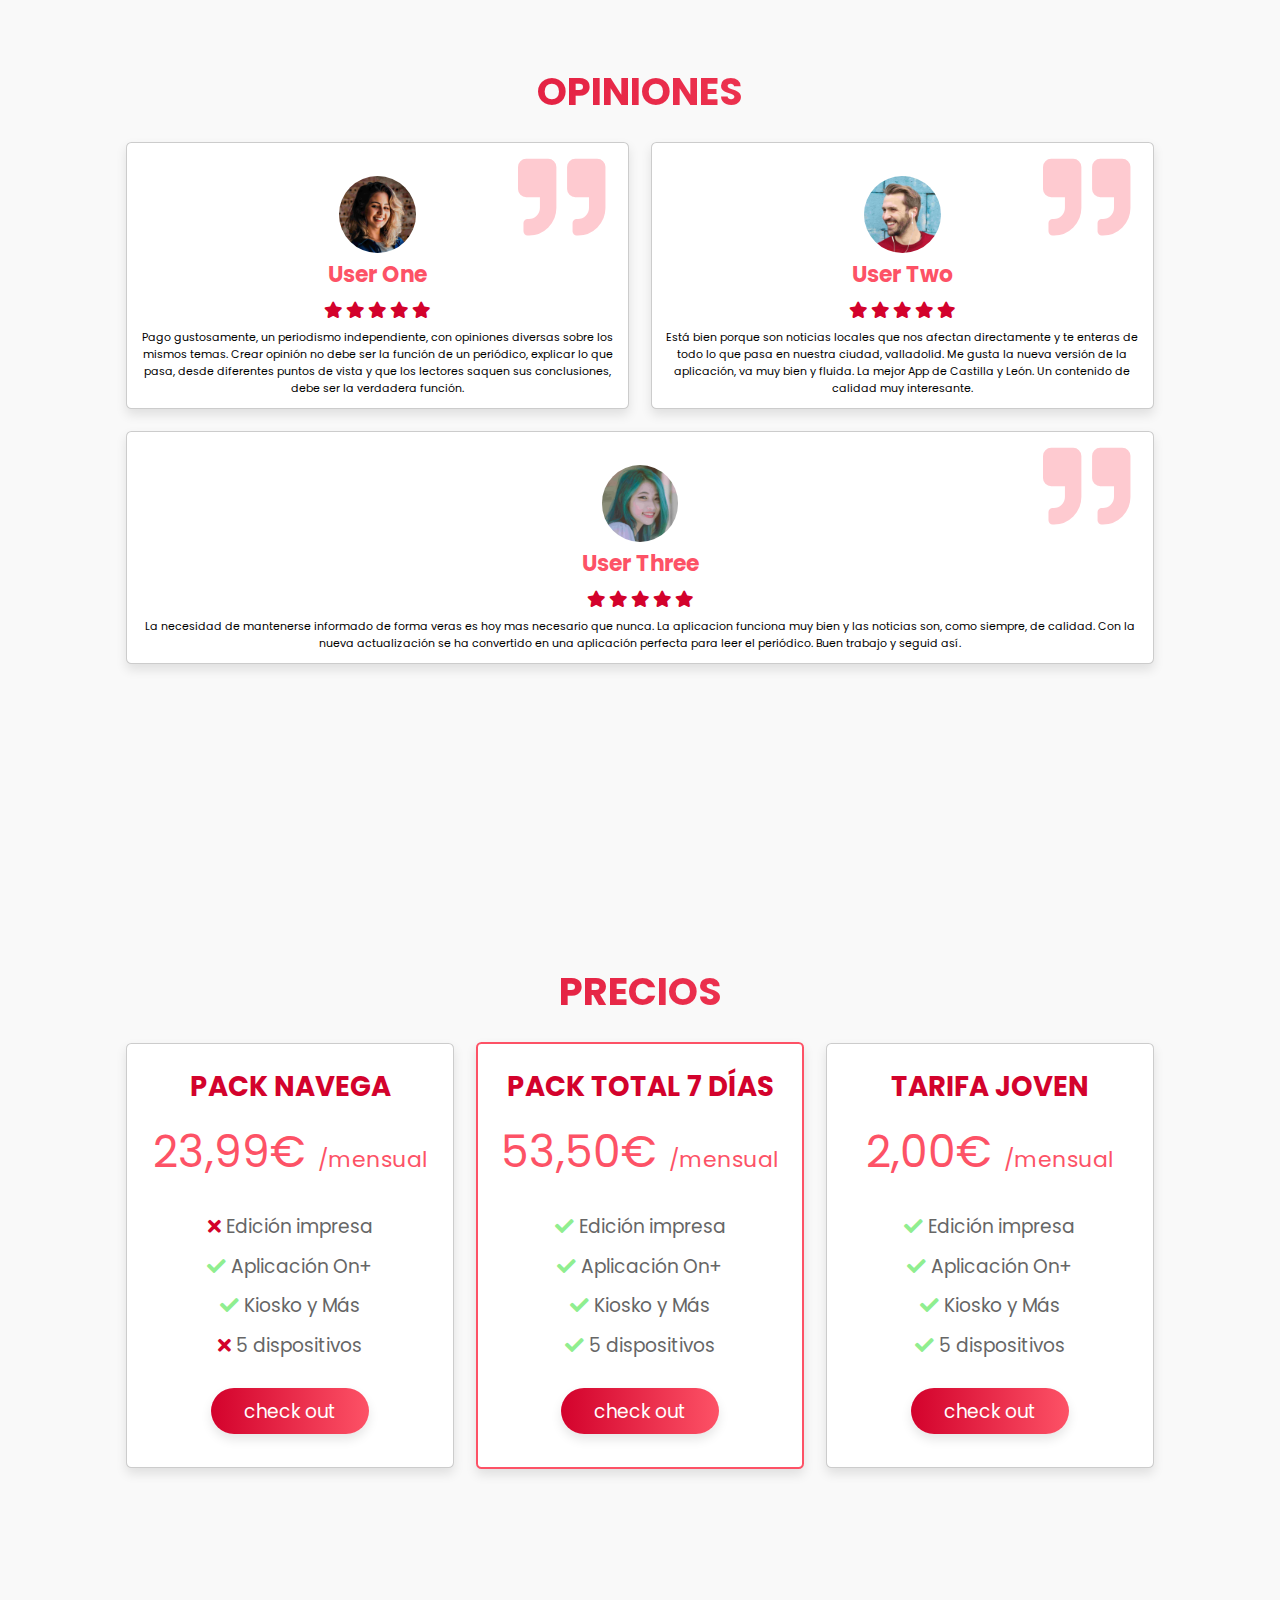
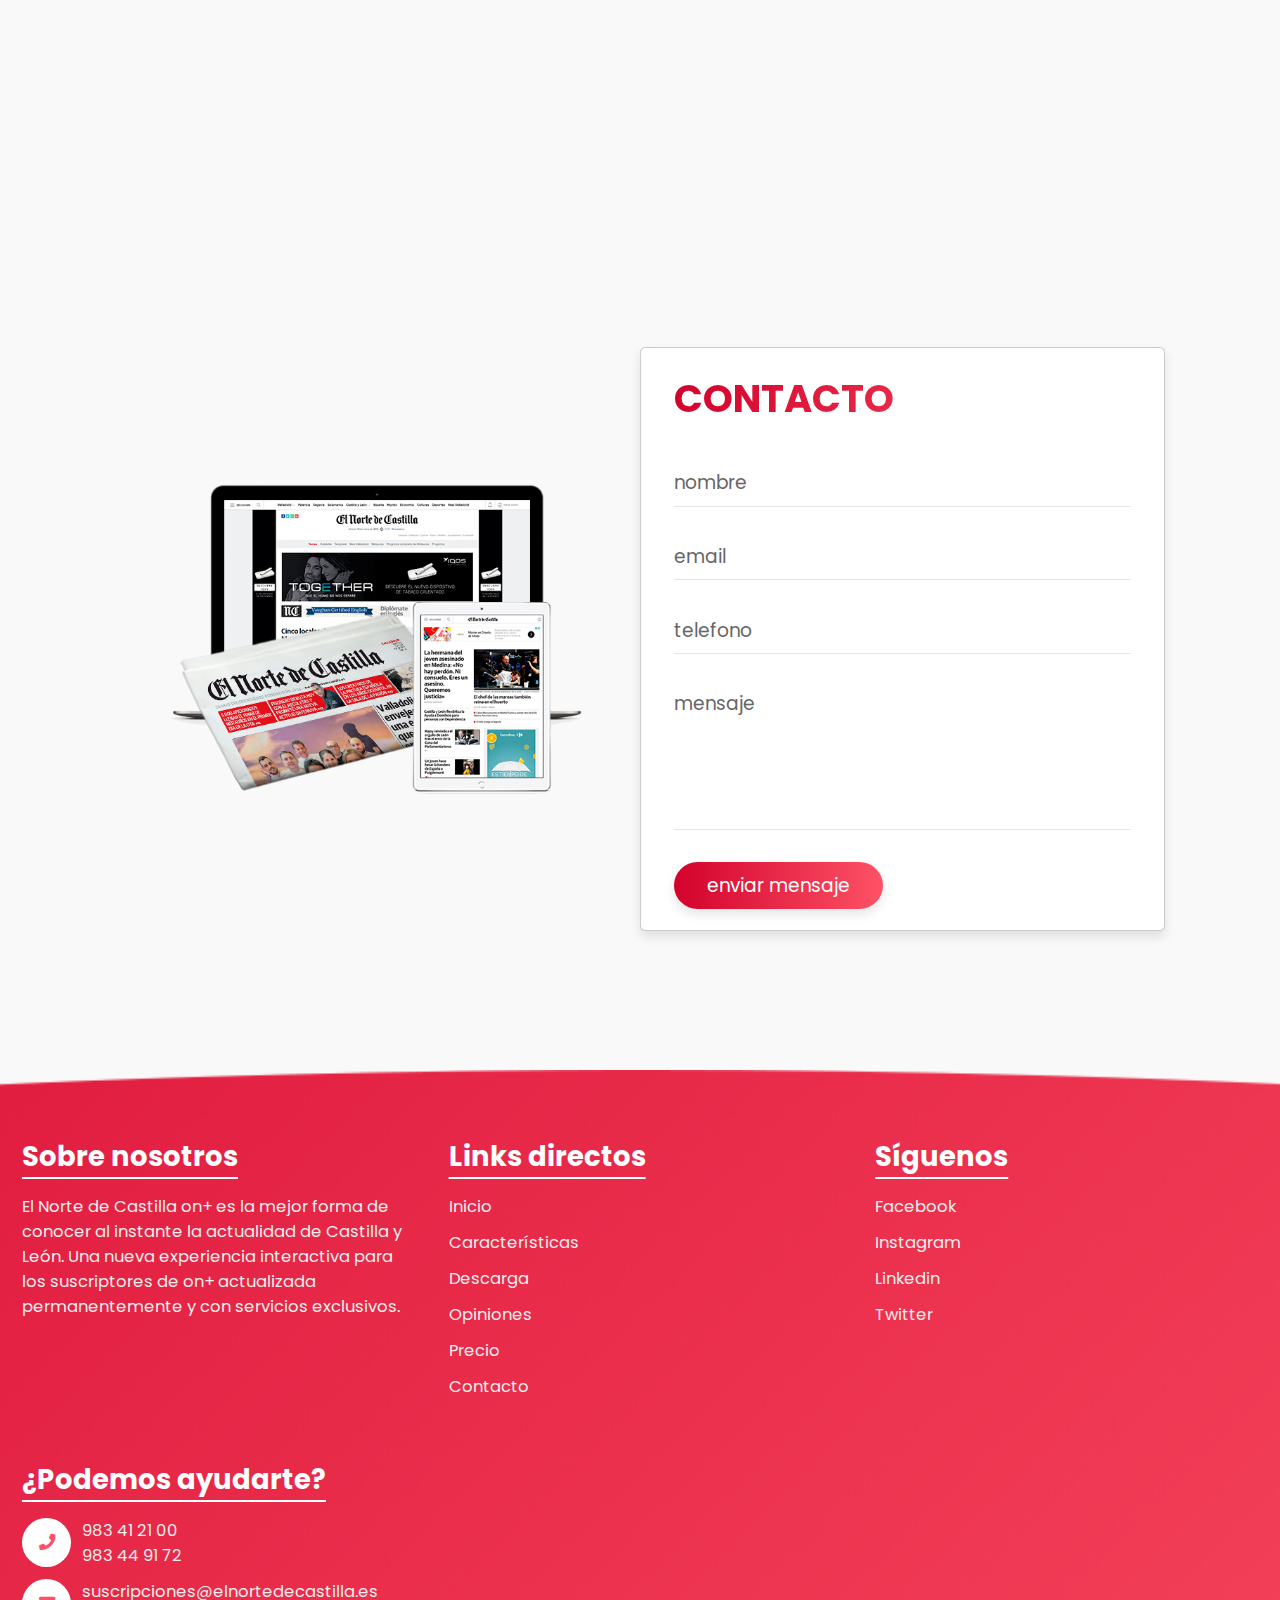
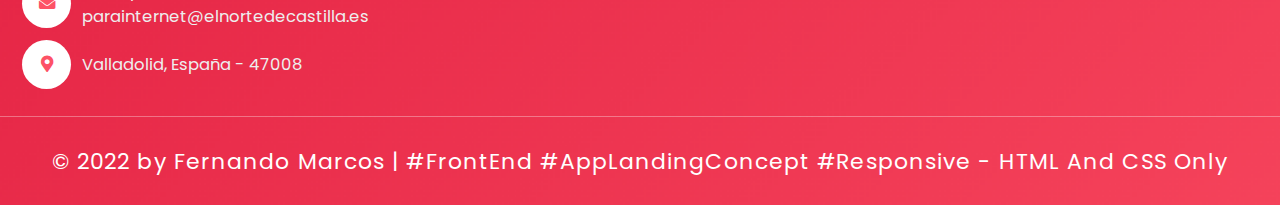
<file: On+ Norte Landing Page/index.html>
<!DOCTYPE html>
<html lang="en">
<head>
  <meta charset="UTF-8">
  <meta http-equiv="X-UA-Compatible" content="IE=edge">
  <meta name="viewport" content="width=device-width, initial-scale=1.0">
  <title>El Norte de Castilla ON+ Concept Landing Page by Fernando Marcos</title>

    <!-- font awesome cdn link  -->
    <link rel="stylesheet" href="https://cdnjs.cloudflare.com/ajax/libs/font-awesome/5.15.3/css/all.min.css">

    <!-- custom css file link  -->
    <link rel="stylesheet" href="css/style.css">

    <!-- favicon  -->
    <link rel="shortcut icon" href="images/favicon.ico" type="image/x-icon">
    <link rel="icon" href="images/favicon.ico" type="image/x-icon">

</head>
<body>
    
<!-- header section starts  -->

<header>

    <a href="#" class="logo"><span>ON+</span>App</a>

    <input type="checkbox" id="menu-bar">
    <label for="menu-bar" class="fas fa-bars"></label>

    <nav class="navbar">
        <a href="#home">Inicio</a>
        <a href="#features">Características</a>
        <a href="#about">Descarga</a>
        <a href="#review">Opiniones</a>
        <a href="#pricing">Precio</a>
        <a href="#contact">Contacto</a>
    </nav>

</header>

<!-- header section ends -->
<!-- home section starts  -->

<section class="home" id="home">

  <div class="content">
      <h3><b>El Norte de Castilla<span> on+</span>APP</b></h3>
      <p>La mejor forma de conocer al instante la actualidad de Valladolid, Castilla y León y del mundo a través de una potente experiencia interactiva con servicios exclusivos.
      </p>
      <a href="https://apps.apple.com/es/app/el-norte-de-castilla-on/id323683940" target="_blank" rel="nofollow" class="btn">DESCARGA GRATIS</a>
  </div>

  <div class="image">
      <img src="images/home-img.png" alt="">
  </div>

</section>

<!-- home section ends -->

<!-- features section starts -->


<section class="features" id="features">


<h1 class="heading">Características</h1>

<div class="box-container">

  <div class="box">
    <img src="images/f-icon1.png" alt="">
    <h3>Más rápida e intuitiva</h3>
    <p>Disfruta de una navegación más rápida con un diseño renovado </p>
    <a href="#" class="btn">LEER MAS</a>
  </div>

  <div class="box">
    <img src="images/f-icon2.png" alt="">
    <h3>Actualidad en directo</h3>
    <p>Consulta en la nueva sección Última Hora las noticias más recientes </p>
    <a href="#" class="btn">DESCARGAR</a>
  </div>

  <div class="box">
    <img src="images/f-icon3.png" alt="">
    <h3>Intereses personalizados</h3>
    <p>En MiNorte disfruta de una sección completamente a tu gusto </p>
    <a href="#" class="btn">SUSCRIBIRSE</a>
  </div>

</div>

</section>
<!-- features section ends -->


<!-- section about starts -->
<section class="about" id="about">

  <h1 class="heading">Acerca de la App</h1>
  <div class="column">

    <div class="image">
      <img src="images/about-img.png" alt="">
    </div>

    <div class="content">
      <h3>
        Más rápida, nuevas funcionalidades y ventajas exclusivas
        </h3>
      <p>Con la aplicación de El Norte de Castilla on+ puedes consultar toda la actualidad local, nacional o mundial de forma actualizada permanentemente.</p>
      <p>Sigue la actualidad, la opinión y los reportajes más importantes de El Norte de Castilla a través de un listado personalizado según tus intereses o de una ordenación cronológica.</p>
      <div class="buttons">
        <a href="https://apps.apple.com/es/app/el-norte-de-castilla-on/id323683940" target="_blank" rel="nofollow" class="btn"> <i class="fab fa-apple"></i> app store</a>
        <a href="https://play.google.com/store/apps/details?id=com.vocento.nortecastilla&hl=es&gl=US" target="_blank" rel="nofollow" class="btn"> <i class="fab fa-google-play"></i> google-play</a>
      </div>
    </div>

  </div>

</section>


<!-- section about ends -->



<!-- Newsletter Starts -->


<div class="newsletter">

  <h3>Suscríbete 6 meses por 25 euros ¡Paga un 40% menos!</h3>
  <p>Oferta por tiempo limitado, puedes cancelarla cuando quieras.
    Renovación automática por solo 41,70€ cada semestre.</p>
  <form action="https://areapersonal.elnortedecastilla.es/suscripcion/6mxe-ahorro-on-6m-cap-30d-enor.html#vca=324-rtim">
    <input type="email" placeholder="Introduce aquí tu email">
    <input type="submit" value="Suscribirme" >
  </form>

</div>

<!-- Newsletter ends -->

<!-- Review section starts -->

<section class="review" id="review">


<h1 class="heading">Opiniones</h1>

<div class="box-container">

<div class="box">
  <i class="fas fa-quote-right"></i>
  <div class="user">
    <img src="images/pic1.png" alt="">
    <h3>User One</h3>
    <div class="stars">
      <i class="fas fa-star"></i>
      <i class="fas fa-star"></i>
      <i class="fas fa-star"></i>
      <i class="fas fa-star"></i>
      <i class="fas fa-star"></i>
    </div>
    <div class="coment">
      Pago gustosamente, un periodismo independiente, con opiniones diversas sobre los mismos temas. Crear opinión no debe ser la función de un periódico, 
      explicar lo que pasa, desde diferentes puntos de vista y que los lectores saquen sus conclusiones, debe ser la verdadera función.
    </div>
  </div>
</div>


<div class="box">
  <i class="fas fa-quote-right"></i>
  <div class="user">
    <img src="images/pic2.png" alt="">
    <h3>User Two</h3>
    <div class="stars">
      <i class="fas fa-star"></i>
      <i class="fas fa-star"></i>
      <i class="fas fa-star"></i>
      <i class="fas fa-star"></i>
      <i class="fas fa-star"></i>
    </div>
    <div class="coment">
      Está bien porque son noticias locales que nos afectan directamente y te enteras de todo lo que pasa en nuestra ciudad, valladolid. Me gusta la nueva 
      versión de la aplicación, va muy bien y fluida. La mejor App de Castilla y León. Un contenido de calidad muy interesante.
    </div>
  </div>
</div>


<div class="box">
  <i class="fas fa-quote-right"></i>
  <div class="user">
    <img src="images/pic3.png" alt="">
    <h3>User Three</h3>
    <div class="stars">
      <i class="fas fa-star"></i>
      <i class="fas fa-star"></i>
      <i class="fas fa-star"></i>
      <i class="fas fa-star"></i>
      <i class="fas fa-star"></i>
    </div>
    <div class="coment">
      La necesidad de mantenerse informado de forma veras es hoy mas necesario que nunca. La aplicacion funciona muy bien y las noticias son, como siempre, de 
      calidad. Con la nueva actualización se ha convertido en una aplicación perfecta para leer el periódico. Buen trabajo y seguid así.
    </div>
  </div>
</div>

</div>

</section>

<!-- Review section ends -->

<!-- Pricing Section Starts -->


<section class="pricing" id="pricing">

  <h1 class="heading"> Precios </h1>

  <div class="box-container">

    <div class="box">
      <h3 class="title">PACK NAVEGA</h3>
      <div class="price">23,99€ <span>/mensual</span></div>
      <ul>
        <li> <i class="fas fa-times"></i> Edición impresa </li>
        <li> <i class="fas fa-check"></i> Aplicación On+ </li>
        <li> <i class="fas fa-check"></i> Kiosko y Más </li>
        <li> <i class="fas fa-times"></i> 5 dispositivos </li>
      </ul>
      <a href="https://areapersonal.elnortedecastilla.es/suscripcion/pack-navega-elnortedecastilla-92250/comprar.html#vca=nop--nav-1m-noa&vso=elnortedecastilla&vmc=on&vli=t3-ei-prod-3-a-flujo" target="_blank" rel="nofollow" class="btn"> check out</a>
    </div>


    <div class="box">
      <h3 class="title">PACK TOTAL 7 DÍAS</h3>
      <div class="price">53,50€ <span>/mensual</span></div>
      <ul>
        <li> <i class="fas fa-check"></i> Edición impresa </li>
        <li> <i class="fas fa-check"></i> Aplicación On+ </li>
        <li> <i class="fas fa-check"></i> Kiosko y Más </li>
        <li> <i class="fas fa-check"></i> 5 dispositivos </li>
      </ul>
      <a href="https://areapersonal.elnortedecastilla.es/suscripcion/pack-total-7-elnortedecastilla-92252/comprar.html#vca=nop--tot-3m-noa&vso=elnortedecastilla&vmc=on&vli=t3-ei-prod-2-a-flujo" target="_blank" rel="nofollow" class="btn"> check out</a>
    </div>


    <div class="box">
      <h3 class="title">TARIFA JOVEN</h3>
      <div class="price">2,00€ <span>/mensual</span></div>
      <ul>
        <li> <i class="fas fa-check"></i> Edición impresa </li>
        <li> <i class="fas fa-check"></i> Aplicación On+ </li>
        <li> <i class="fas fa-check"></i> Kiosko y Más </li>
        <li> <i class="fas fa-check"></i> 5 dispositivos </li>
      </ul>
      <a href="https://areapersonal.elnortedecastilla.es/suscripcion/esp-joven-on-1m-cap-enor/comprar.html#vca=esp-joven-on-1m-cap&vso=elnortedecastilla&vmc=on&vli=t3-ei-prod-4-a-flujo" target="_blank" rel="nofollow" class="btn"> check out</a>
    </div>

  </div>

</section>


<!-- Pricing Section Ends -->

<!-- Contact Section Starts -->


<section class="contact" id="contact">


<div class="image">
  <img src="images/contact-img.png" alt="">
</div>

<form action="">

  <h1 class="heading">Contacto</h1>

  <div class="inputBox">
    <input type="text" required>
    <label>nombre</label>
  </div>

  <div class="inputBox">
    <input type="email" required>
    <label>email</label>
  </div>

  <div class="inputBox">
    <input type="text" required>
    <label>telefono</label>
  </div>

  <div class="inputBox">
    <textarea required name="" id="" cols="30" rows="10"></textarea>
    <label>mensaje</label>
  </div>

  <input type="submit" class="btn" value="enviar mensaje" action="mailto:suscripciones@elnortedecastilla.es">

</form>

</section>

<!-- Contact Section Ends -->


<!-- Footer Section Starts -->


<div class="footer">

<div class="box-container">

  <div class="box">
    <h3>Sobre nosotros</h3>
    <p>El Norte de Castilla on+ es la mejor forma de conocer al instante la actualidad de Castilla y León. Una nueva experiencia interactiva para los suscriptores de on+ actualizada permanentemente y con servicios exclusivos. </p>
  </div>

  <div class="box">
    <h3>Links directos</h3>
    <a href="#">Inicio</a>
    <a href="#">Características</a>
    <a href="#">Descarga</a>
    <a href="#">Opiniones</a>
    <a href="#">Precio</a>
    <a href="#">Contacto</a>
  </div>

  <div class="box">
    <h3>Síguenos</h3>
    <a href="https://www.facebook.com/nortecastilla" target="_blank" rel="nofollow">Facebook</a>
    <a href="https://www.instagram.com/elnortedecastilla/" target="_blank" rel="nofollow">Instagram</a>
    <a href="https://www.linkedin.com/company/el-norte-de-castilla/?originalSubdomain=es" target="_blank" rel="nofollow">Linkedin</a>
    <a href="https://twitter.com/nortecastilla" target="_blank" rel="nofollow">Twitter</a>
  </div>

  <div class="box">
      <h3>¿Podemos ayudarte?</h3>
      <div class="info">
        <i class="fas fa-phone"></i>
        <p> 983 41 21 00 <br> 983 44 91 72 </p>
      </div>
      <div class="info">
        <i class="fas fa-envelope"></i>
        <p> suscripciones@elnortedecastilla.es <br> parainternet@elnortedecastilla.es </p>
      </div>
      <div class="info">
        <i class="fas fa-map-marker-alt"></i>
        <p> Valladolid, España - 47008</p>
      </div>
    </div>
  </div>

  <h1 class="credit"> &copy; 2022 by Fernando Marcos | #FrontEnd #AppLandingConcept #Responsive - HTML And CSS Only </h1>

</div>


<!-- Footer Section Ends -->


  
</body>
</html>
</file>
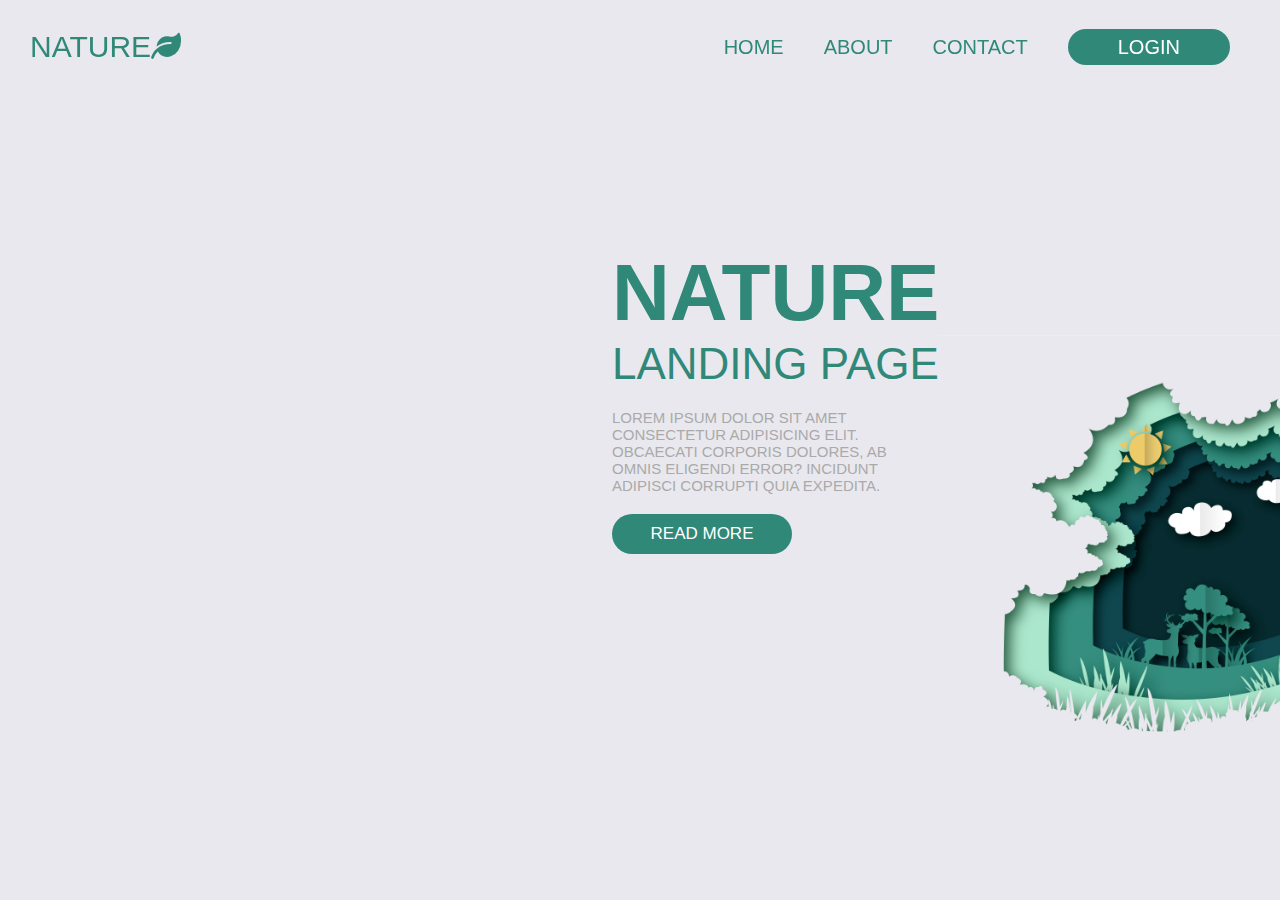
<file: Nature Concept Website Landing Page/main.html>
<!DOCTYPE html>
<html lang="en">
<head>
  <meta charset="UTF-8">
  <meta http-equiv="X-UA-Compatible" content="IE=edge">
  <meta name="viewport" content="width=device-width, initial-scale=1.0">

  <!-- font awesome file link  -->
  <Link rel="stylesheet" href="https://cdnjs.cloudflare.com/ajax/libs/font-awesome/6.0.0/css/all.min.css">

  <!-- custom css file link  -->
  <link rel="stylesheet" href="css/style.css">

  <title>Nature Concept Landing by Fernando Marcos</title>
</head>

<body>
<header>


<a href="#" class="logo">Nature<i class="fas fa-leaf"></i></a>

<nav>
  <ul>
    <li style="--i:1;"><a href="#">home</a></li>
    <li style="--i:2;"><a href="#">about</a></li>
    <li style="--i:3;"><a href="#">contact</a></li>
    <li style="--i:4;"><a href="#">login</a></li>
  </ul>
</nav>

</header>


<div class="container">

  <div class="content">
    <h1>NATURE</h1>
    <h3>landing page</h3>
    <p>Lorem ipsum dolor sit amet consectetur adipisicing elit. Obcaecati corporis dolores, 
      ab omnis eligendi error? Incidunt adipisci corrupti quia expedita.</p>
      <a href="#"><button>read more</button></a>
  </div>

  <div class="image">
    <img src="images/nature.jpg" alt="nature">
  </div>

</div>


</body>
</html>
</file>
<file: App Mobile Landing Page/css/style.css>
@import url('https://fonts.googleapis.com/css2?family=Poppins:wght@100;200;300;400&display=swap');

:root{
    --purple:#814096;
    --pink:#F83292;
    --gradient:linear-gradient(90deg, var(--purple), var(--pink));
}

*{
    font-family: 'Poppins', sans-serif;
    margin:0; padding:0;
    box-sizing: border-box;
    text-decoration: none;
    outline: none; border:none;
    text-transform: capitalize;
}

*::selection{
    background:var(--pink);
    color:#fff;
}

html{
    font-size: 62.5%;
    overflow-x: hidden;
}

body{
    background:#f9f9f9;
}

section{
    min-height: 100vh;
    padding:0 9%;
    padding-top: 7.5rem;
    padding-bottom: 2rem;
}

.btn{
    display: inline-block;
    margin-top: 1rem;
    padding:.8rem 3rem;
    border-radius: 5rem;
    background:var(--gradient);
    font-size: 1.7rem;
    color:#fff;
    cursor: pointer;
    box-shadow: 0 .5rem 1rem rgba(0,0,0,.1);
    transition: all .3s linear;
}

.btn:hover{
    transform: scale(1.1);
}

.heading{
    text-align: center;
    background:var(--gradient);
    color:transparent;
    -webkit-background-clip: text;
    background-clip: text;
    font-size: 3.5rem;
    text-transform: uppercase;
    padding:1rem;
}

header{
    position: fixed;
    top:0; left:0;
    width:100%;
    background:#fff;
    box-shadow: 0 .5rem 1rem rgba(0,0,0,.1);
    padding:2rem 9%;
    display: flex;
    align-items: center;
    justify-content: space-between;
    z-index: 1000;
}

header .logo{
    font-size: 2rem;
    color:var(--purple);
}

header .logo span{
    color:var(--pink);
}

header .navbar a{
    font-size: 1.7rem;
    margin-left: 2rem;
    color:var(--purple);
}

header .navbar a:hover{
    color:var(--pink);
}

header input{
    display: none;
}

header label{
    font-size: 3rem;
    color:var(--purple);
    cursor: pointer;
    visibility: hidden;
    opacity: 0;
}

.home{
    display: flex;
    align-items: center;
    justify-content: center;
    background:url(../images/home-bg-img.png) no-repeat;
    background-size: cover;
    background-position: center;
}

.home .image img{
    width:40vw;
    animation: float 3s linear infinite;
}

@keyframes float{
    0%, 100%{
        transform: translateY(0rem);
    }
    50%{
        transform: translateY(-3.5rem);
    }
}

.home .content h3{
    font-size: 5.5rem;
    color:#333;
    text-transform: uppercase;
}

.home .content h3 span{
    color:var(--pink);
    text-transform: uppercase;
}

.home .content p{
    font-size: 1.7rem;
    color:#666;
    padding:1rem 0;
}

.features .box-container{
    display: flex;
    align-items: center;
    justify-content: center;
    flex-wrap: wrap;
}

.features .box-container .box{
    flex:1 1 30rem;
    background:#fff;
    border-radius: .5rem;
    border:.1rem solid rgba(0,0,0,.2);
    box-shadow: 0 .5rem 1rem rgba(0,0,0,.1);
    margin:1.5rem;
    padding:3rem 2rem;
    border-radius: .5rem;
    text-align: center;
    transition: .2s linear;
}

.features .box-container .box img{
    height: 15rem;
}

.features .box-container .box h3{
    font-size: 2rem;
    color:#333;
    padding-top: 1rem;
}

.features .box-container .box p{
    font-size: 1.3rem;
    color:#666;
    padding: 1rem 0;
}

.about{
    background:url(../images/about-bg.png) no-repeat;
    background-size: cover;
    background-position: center;
    padding-bottom: 3rem;
}

.about .column{
    display: flex;
    align-items: center;
    justify-content: center;
    flex-wrap: wrap;
}

.about .column .image{
    flex:1 1 40rem;
}

.about .column .image img{
    width:100%;
}

.about .column .content{
    flex:1 1 40rem;
}

.about .column .content h3{
    font-size: 3rem;
    color:#666;
}

.about .column .content p{
    font-size: 1.5rem;
    color:#666;
    padding:1rem 0;
}

.about .column .content .buttons a:last-child{
    margin-left: 2rem;
}

.newsletter{
    text-align: center;
    padding:5rem 1rem;
    background:url(../images/subscribe-bg.png) no-repeat;
    background-size: cover;
    background-position: center;
}

.newsletter h3{
    color:#fff;
    font-size: 3rem;
    text-transform: uppercase;
}

.newsletter p{
    color:#fff;
    font-size: 1.6rem;
    margin:2rem auto;
    width:70rem;
}

.newsletter form{
    display: flex;
    max-width: 70rem;
    border:.2rem solid #fff;
    padding:.5rem;
    border-radius: 5rem;
    margin:2rem auto;
    height:5.5rem;
}

.newsletter form input[type="email"]{
    padding:0 2rem;
    font-size: 1.7rem;
    background:none;
    width:100%;
    color:#fff;
    text-transform: none;
    background:none;
}

.newsletter form input[type="email"]::placeholder{
    color:#eee;
    text-transform: capitalize;
}

.newsletter form input[type="submit"]{
    background:#fff;
    width:20rem;
    font-size: 1.7rem;
    border-radius: 5rem;
    cursor: pointer;
}

.newsletter form input[type="submit"]:hover{
    color:var(--pink);
}

.review .box-container{
    display: flex;
    align-items: center;
    justify-content: center;
    flex-wrap: wrap;
}

.review .box-container .box{
    background:#fff;
    margin:1rem;
    padding:1rem;
    text-align: center;
    position: relative;
    border:.1rem solid rgba(0,0,0,.2);
    box-shadow: 0 .5rem 1rem rgba(0,0,0,.1);
    flex:1 1 30rem;
    border-radius: .5rem;
}

.review .box-container .box .fa-quote-right{
    position: absolute;
    top:1rem; right:2rem;
    font-size: 8rem;
    color:var(--pink);
    opacity: .3;
}

.review .box-container .box .user img{
    border-radius: 50%;
    object-fit: cover;
    height: 7rem;
    width:7rem;
    margin-top: 2rem;
}

.review .box-container .box .user h3{
    color:var(--pink);
    font-size: 2rem;
}

.review .box-container .box .user .stars i{
    color:var(--purple);
    font-size: 1.5rem;
    padding:1rem 0;
}

.review .box-container .box .comment{
    color:#666;
    font-size: 1.4rem;
    padding:1rem;
}

.pricing .box-container{
    display: flex;
    align-items: center;
    justify-content: center;
    flex-wrap: wrap;
}

.pricing .box-container .box{
    flex:1 1 27rem;
    margin:1rem;
    padding:1rem;
    background:#fff;
    border:.1rem solid rgba(0,0,0,.2);
    box-shadow: 0 .5rem 1rem rgba(0,0,0,.1);
    border-radius: .5rem;
    text-align: center;
    padding-bottom: 3rem;
}

.pricing .box-container .box:nth-child(2),
.pricing .box-container .box:hover{
    border:.2rem solid var(--pink);
}

.pricing .box-container .box .title{
    color:var(--purple);
    font-size: 2.5rem;
    padding-top: 1rem;
}

.pricing .box-container .box .price{
    font-size: 4rem;
    color:var(--pink);
    padding:1rem 0;
}

.pricing .box-container .box .price span{
    font-size: 2rem;
}

.pricing .box-container .box ul{
    padding:1rem 0;
    list-style: none;
}

.pricing .box-container .box ul li{
    font-size: 1.7rem;
    color:#666;
    padding:.5rem 0;
}

.pricing .box-container .box ul li .fa-check{
    color:lightgreen;
}

.pricing .box-container .box ul li .fa-times{
    color:tomato;
}

.contact{
    display: flex;
    align-items: center;
    justify-content: center;
    flex-wrap: wrap;
    padding-bottom: 4rem;
}

.contact .image{
    flex:1 1 40rem;
}

.contact .image img{
    width:100%;
    padding:2rem;
}

.contact form{
    flex:1 1 40rem;
    padding:2rem 3rem;
    border:.1rem solid rgba(0,0,0,.2);
    box-shadow: 0 .5rem 1rem rgba(0,0,0,.1);
    border-radius: .5rem;
    background:#fff;
}

.contact form .heading{
    text-align: left;
    padding:0;
    padding-bottom: 2rem;
}

.contact form .inputBox{
    position: relative;
}

.contact form .inputBox input, .contact form .inputBox textarea{
    width:100%;
    background:none;
    color:#666;
    margin:1.5rem 0;
    padding:.5rem 0;
    font-size: 1.7rem;
    border-bottom: .1rem solid rgba(0,0,0,.1);
    text-transform: none;
}

.contact form .inputBox textarea{
    resize: none;
    height: 13rem;
}

.contact form .inputBox label{
    position: absolute;
    top:1.7rem; left:0;
    font-size: 1.7rem;
    color:#666;
    transition: .2s linear;
}

.contact form .inputBox input:focus ~ label,
.contact form .inputBox input:valid ~ label,
.contact form .inputBox textarea:focus ~ label,
.contact form .inputBox textarea:valid ~ label{
    top:-.5rem;
    font-size: 1.5rem;
    color:var(--pink);
}

.footer{
    padding-top: 3rem;
    background:url(../images/footer-bg.png) no-repeat;
    background-size: cover;
    background-position: center;
}

.footer .box-container{
    display: flex;
    flex-wrap: wrap;
}

.footer .box-container .box{
    flex:1 1 25rem;
    margin:2rem;
}

.footer .box-container .box h3{
    font-size: 2.5rem;
    padding:1rem 0;
    color:#fff;
    text-decoration: underline;
    text-underline-offset: 1rem;
}

.footer .box-container .box p{
    font-size: 1.5rem;
    padding:.5rem 0;
    color:#eee;
}

.footer .box-container .box a{
    display: block;
    font-size: 1.5rem;
    padding:.5rem 0;
    color:#eee;
}

.footer .box-container .box a:hover{
    text-decoration: underline;
}

.footer .box-container .box .info{
    display: flex;
    align-items: center;
}

.footer .box-container .box .info i{
    margin:.5rem 0;
    margin-right: 1rem;
    border-radius: 50%;
    background:#fff;
    color:var(--pink);
    font-size: 1.5rem;
    height:4.5rem;
    width:4.5rem;
    line-height: 4.5rem;
    text-align: center;
}

.footer .credit{
    font-size: 2rem;
    font-weight: normal;
    letter-spacing: .1rem;
    color:#fff;
    border-top: .1rem solid #fff5;
    padding:2.5rem 1rem;
    text-align: center;
}














/* media queries  */

@media (max-width:1200px){
    
    html{
        font-size: 55%;
    }

}

@media (max-width:991px){
    
    section{
        padding:0 3%;
        padding-top: 7.5rem;
        padding-bottom: 2rem;
    }

}

@media (max-width:768px){

    header label{
        visibility: visible;
        opacity: 1;
    }

    header .navbar{
        position: absolute;
        top:100%; left: 0;
        width:100%;
        background:#fff;
        padding:1rem 2rem;
        border-top: .1rem solid rgba(0,0,0,.2);
        box-shadow: 0 .5rem 1rem rgba(0,0,0,.1);
        transform-origin: top;
        transform: scaleY(0);
        opacity: 0;
        transition: .2s linear;
    }

    header .navbar a{
        display: block;
        margin:2rem 0;
        font-size: 2rem;
    }

    header input:checked ~ .navbar{
        transform: scaleY(1);
        opacity: 1;
    }

    header input:checked ~ label::before{
        content:'\f00d';
    }

    .home{
        flex-flow: column-reverse;
    }

    .home .image img{
        width:100%;
    }

    .home .content h3{
        font-size: 3.6rem;
    }

    .home .content p{
        font-size: 1.5rem;
    }

    .about{
        background-position: right;
    }

    .newsletter p{
        width:auto;
    }

}

@media (max-width:450px){
    
    html{
        font-size: 50%;
    }

    .about .column .content .buttons a{
        width:100%;
        text-align: center;
    }

    .about .column .content .buttons a:last-child{
        margin: 1rem 0;
    }

}
</file>
<file: chinese-soda/css/styles.css>
/* IMPORTO LAS FUENTES PARA LA WEB */
@import url("https://fonts.googleapis.com/css?family=Montserrat:300,400,700|Permanent+Marker&display=swap");

/* QUITO MARGENES Y ALINEACÓN DE TEXTO */
* {
  margin: 0;
  padding: 0%;
  box-sizing: border-box;
}

/* CUERPO DE LA WEB */
body {
  font-family: "Montserrat", sans-serif;
  background: rgba(222, 74, 74, 1); /* fallback for old browsers */
  background: -webkit-linear-gradient(
    89.8deg,
    rgba(222, 74, 74, 1) 4.7%,
    rgba(30, 29, 29, 1) 120.3%
  ); /* Chrome 10-25, Safari 5.1-6 */
  background: linear-gradient(
    89.8deg,
    rgba(222, 74, 74, 1) 4.7%,
    rgba(30, 29, 29, 1) 120.3%
  ); /* W3C, IE 10+/ Edge, Firefox 16+, Chrome 26+, Opera 12+, Safari 7+ */
}

/* MENÚ DE NAVEGACIÓN */

header {
  width: 100%;
}

/* Este div contiene todo */
.header .main {
  width: 90%;
  margin: 0 auto;
}

/* Barra de navegación - La despego de arriba*/
.navbar {
  margin-top: 30px;
  justify-content: flex-end;
}

.navbar .brand {
  display: flex; /* Uno al lado del otro*/
  margin: 15px 20px;
  color: white;
  font-size: 1.8em;
}

.navbar .brand i {
  margin: 4px;
  color: white;
  font-size: 1.2em;
}

.menu ul {
  display: flex; /* Uno al lado del otro*/
  justify-content: flex-end;
  margin: -50px 10px;
}

.menu ul li {
  list-style: none;
  margin-right: 60px;
}

.menu ul li a {
  color: #fff;
  text-decoration: none;
  font-size: 1.4em;
}

.menu ul li a:hover {
  color: gold;
}

/* ICONO MENU MOVILE */
.navbar .toggle-menu {
  display: flex;
  justify-content: flex-end; /* que se vaya al fondo */
  margin-top: 24px;
  font-size: 1.2em;
}

.navbar .toggle-menu i {
  font-size: 1.5em; /* em se aplica directamente al elemento */
  cursor: pointer;
  color: white;
  display: none; /* lo ocultamos hasta que se vea solo en movil */
}

/* MAQUETAMOS CONTENT INFO */

.container-info {
  display: flex;
  justify-content: center;
  align-items: center;
  color: white;
}

.container-info h1 {
  font-size: 5em;
  margin-left: -94px;
  font-family: "Segoe UI", Tahoma, Geneva, Verdana, sans-serif;
  animation: left-move 1s ease-in;
}

.container-info h2 {
  font-size: 1.5em;
  margin-left: -90px;
  animation: right-move 1s ease-in;
}

.container-info .btn {
  font-size: 1.3em;
  margin-top: 10px;
  margin-left: -90px;
  width: 200px;
  padding: 5px;
  border-radius: 20px;
  background-color: gold;
  border: none;
  color: black;
  animation: right-move 1s ease-in;
}

.container-info .img-content img {
  max-width: 100%;
  animation: up-move 1s ease-in;
}

.container-info .img-content img:hover {
  filter: sepia(20%);
}

.container-info .social-content li {
  list-style: none;
  margin: 20px;
  animation: left-move 1s ease-in;
}

.container-info .social-content i {
  font-size: 1.3em;
  color: gold;
}

.container-info .social-content i:hover {
  transform: scale(1.5);
}

header .wave {
  margin-top: -100px;
}

.our-products {
  background-color: #fff;
  height: 100vh;
}

/* CREAMOS MEDIA QUERY */
/* Cuando la web se encuentre en un máximo de 570px van a suceder las 
  siguientes cosas */

@media (max-width: 670px) {
  .navbar .brand i {
    /* El logo de la web en versión móvil */
    margin-left: -5px;
  }

  /* El Icono de la derecha de la web en versión móvil */
  .navbar .toggle-menu i { 
    display: block;
    margin: -59px 35px;
  }

  .navbar .menu ul {
    flex-direction: column;
    align-items: center;
    justify-content: flex-start;
    width: 100%;
    height: 100%;
    z-index: 1; /* para que el menú se ponga arriba de lo que se encuentre */
    /*background-color:(89.8deg,  rgba(222,74,74,1) 4.7%, rgba(30,29,29,1) 120.3%); /* para que sea del mismo color */
    background-color: rgba(26, 18, 18, 0.733);
    position: fixed;
    margin-top: 1px;
    transform: translateX(-120%);
    transition: 1s ease-in;
  }

  .navbar .menu .menu-on {
    transform: translateX(-4%);
  }

  .navbar .menu ul li {
    margin: 45px;
    text-transform: uppercase;
    font-weight: 900;
  }

  .container-info .social-content i {
    /* Ocultar botones rrss al reducirse a móvil */
    display: none;
  }

  /* Se sitúa el segundo elemento en primera posición al cambiar la vista a móvil*/
  .container-info {
    flex-wrap: wrap-reverse;
    margin-top: -50px 50px;
  }

  .container-info h1 {
    font-size: 3em;
    text-align: center;
    margin-top: -60px;
  }

  .container-info h2 {
    font-size: 1.4em;
    text-align: center;
    margin-left: 5px;
    margin-bottom: 20px;
  }

  .container-info .btn {
    font-size: 1.3em;
    margin-top: 5px;
    margin-left: -0px;
    width: 200px;
    padding: 5px;
    border-radius: 20px;
    background-color: gold;
    border: none;
    color: black;
    animation: right-move 1s ease-in;
  }

  .container-info .img-content img {
    margin-top: 10px;
    max-width: 90%;
    margin-left: 21px;
  }

  header .wave {
    /* Hasta aquí llega el blanco de la Wave */
    margin-top: 100px;
  }
}

/* ANIMACIONES*/

@keyframes left-move {
  0% {
    opacity: 0;
    transform: translateX(-100px); /* EJE X - HORIZONTAL*/
  }
  100% {
    opacity: 1;
    transform: translateX(0px); /* EJE X - HORIZONTAL*/
  }
}

@keyframes right-move {
  0% {
    opacity: 0;
    transform: translateX(100px); /* EJE X - HORIZONTAL*/
  }
  100% {
    opacity: 1;
    transform: translateX(0px); /* EJE X - HORIZONTAL*/
  }
}

@keyframes up-move {
  0% {
    opacity: 0;
    transform: translateY(100px); /* EJE Y - VERTICAL */
  }
  100% {
    opacity: 1;
    transform: translateY(0px); /* EJE Y - VERTICAL */
  }
}

.products-section {
  background-color: #fff;
}
.products-section .wrapper {
  grid-column-start: 4;
  grid-row-start: 4;
  display: grid;
  grid-template-rows: 1fr 1fr 1fr 1fr;
  grid-template-columns: repeat(auto-fill, minmax(300px, 1fr));
  grid-gap: 60px;
  width: 80%;
  margin: 0 auto;
}

.product-card {
  grid-column-start: span 1;
  display: grid;
  grid-template-rows: 240px auto auto;
  grid-gap: 16px;
}

.product-card img {
  width: 100%;
  height: 100%;
  object-fit: cover;
  border-radius: 7px;
}

.product-card-footer {
  display: grid;
  grid-template-columns: repeat(2, 1fr);
}

.product-category {
  color: #333;
  font-size: 12px;
  font-weight: bold;
}
.product-name {
  color: #333;
  font-size: 18px;
  font-weight: 600;
  margin: 8px 0;
}

.product-description {
  color: #333;
  font-size: 14px;
  font-weight: normal;
  margin: 0;
  line-height: 1.3rem;
}

.product-rating {
  color: #ebac01;
  font-weight: bold;
}
.product-review {
  font-size: 12px;
  color: #555;
  margin-top: 4px;
}

.button-wrapper {
  display: flex;
  justify-content: flex-end;
}

.button-wrapper button {
  background-color: rgb(165, 44, 7);
  color: #fff;
  border: 0;
  border-radius: 2px;
  font-size: 14px;
  text-transform: uppercase;
  font-weight: 600;
  font-family: "Montserrat";
  max-width: 160px;
  width: 100%;
}

.fullHeight {
  height: 100vh;
}
</file>
<file: coffee/css/style.css>
@import url("https://fonts.googleapis.com/css2?family=Montserrat:wght@100;200;300;400;500;600&display=swap");
* {
  font-family: 'Montserrat', sans-serif;
  margin: 0;
  padding: 0;
  -webkit-box-sizing: border-box;
          box-sizing: border-box;
  outline: none;
  border: none;
  text-decoration: none !important;
  -webkit-transition: all .2s linear;
  transition: all .2s linear;
}

html {
  font-size: 62.5%;
  overflow-x: hidden;
  scroll-behavior: smooth;
  scroll-padding-top: 6rem;
}

html::-webkit-scrollbar {
  width: 1rem;
}

html::-webkit-scrollbar-track {
  background: transparent;
}

html::-webkit-scrollbar-thumb {
  background: #512a10;
}

@-webkit-keyframes fadeIn {
  0% {
    -webkit-transform: translateY(-2rem);
            transform: translateY(-2rem);
    opacity: 0;
  }
}

@keyframes fadeIn {
  0% {
    -webkit-transform: translateY(-2rem);
            transform: translateY(-2rem);
    opacity: 0;
  }
}

section {
  padding: 5rem 1rem;
}

.link-btn {
  margin-top: 1rem;
  padding: 1rem 3rem;
  display: inline-block;
  border: 0.1rem solid #512a10;
  color: #512a10;
  background: none;
  cursor: pointer;
  font-size: 1.7rem;
}

.link-btn:hover {
  background: #512a10;
  color: #fff;
}

.heading {
  text-align: center;
  margin-bottom: 4rem;
  font-size: 3rem;
  text-transform: capitalize;
  color: #222;
}

.header {
  z-index: 1000;
  padding: 4rem 0;
}

.header.active {
  padding: 2rem 0;
  background: #512a10;
}

.header .logo {
  font-size: 2.5rem;
  color: #fff;
  font-weight: bolder;
}

.header .nav a {
  font-size: 2rem;
  margin-right: 2rem;
  color: #fff;
}

.header .nav a:hover {
  text-decoration: underline !important;
  text-underline-offset: .5rem;
}

.header .icons div {
  font-size: 2.5rem;
  color: #fff;
  margin-left: 2rem;
  cursor: pointer;
}

.header #menu-btn {
  display: none;
}

.login-form {
  position: fixed;
  top: 0;
  left: 0;
  z-index: 1100;
  height: 100%;
  width: 100%;
  background: rgba(0, 0, 0, 0.8);
  display: none;
  -webkit-box-align: center;
      -ms-flex-align: center;
          align-items: center;
  -webkit-box-pack: center;
      -ms-flex-pack: center;
          justify-content: center;
  padding: 2rem;
}

.login-form.active {
  display: -webkit-box;
  display: -ms-flexbox;
  display: flex;
}

.login-form form {
  width: 50rem;
  padding: 4rem;
  background: #fff;
  text-align: center;
  position: relative;
  -webkit-animation: fadeIn .2s linear;
          animation: fadeIn .2s linear;
}

.login-form form #close-login-form {
  position: absolute;
  top: -4rem;
  right: 0;
  font-size: 3rem;
  cursor: pointer;
  color: #fff;
}

.login-form form #close-login-form:hover {
  -webkit-transform: rotate(90deg);
          transform: rotate(90deg);
}

.login-form form .logo {
  font-size: 2.5rem;
  color: #512a10;
  font-weight: bolder;
}

.login-form form h3 {
  padding: 1rem 0;
  font-size: 2rem;
  text-transform: capitalize;
  color: #222;
  margin-top: 1rem;
}

.login-form form .box {
  width: 100%;
  padding: 1.2rem 1.4rem;
  border: 0.1rem solid #512a10;
  font-size: 1.6rem;
  margin: 1rem 0;
}

.login-form form .flex {
  display: -webkit-box;
  display: -ms-flexbox;
  display: flex;
  -webkit-box-align: center;
      -ms-flex-align: center;
          align-items: center;
  gap: .5rem;
  margin: 1rem 0;
}

.login-form form .flex label {
  font-size: 1.5rem;
  line-height: 2;
  color: #666;
  margin-bottom: 0;
  cursor: pointer;
}

.login-form form .flex a {
  font-size: 1.5rem;
  color: #512a10;
  margin-left: auto;
}

.login-form form .flex a:hover {
  text-decoration: underline !important;
}

.login-form form .link-btn {
  width: 100%;
  margin-bottom: 2rem;
}

.login-form form .account {
  padding: 1.5rem .5rem;
  background: #eee;
  font-size: 1.5rem;
  line-height: 2;
  color: #666;
  margin-bottom: 0;
}

.login-form form .account a {
  color: #512a10;
}

.login-form form .account a:hover {
  text-decoration: underline !important;
}

.home {
  background: -webkit-gradient(linear, left top, left bottom, from(rgba(0, 0, 0, 0.7)), to(rgba(0, 0, 0, 0.7))), url(../images/home-bg.jpg) no-repeat;
  background: linear-gradient(rgba(0, 0, 0, 0.7), rgba(0, 0, 0, 0.7)), url(../images/home-bg.jpg) no-repeat;
  background-size: cover;
  background-position: center;
  background-attachment: fixed;
}

.home span {
  font-size: 2.5rem;
  color: #fff;
}

.home h3 {
  padding: 1rem 0;
  font-size: 6rem;
  color: #fff;
}

.home .link-btn {
  color: #fff;
  border-color: #fff;
}

.about span {
  font-size: 2.5rem;
  color: #512a10;
}

.about .title {
  padding-top: 1rem;
  font-size: 3rem;
  text-transform: capitalize;
  color: #222;
}

.about p {
  padding: 1rem 0;
  font-size: 1.6rem;
  line-height: 2;
  color: #666;
  margin-bottom: 0;
}

.about .icons-container {
  display: -webkit-box;
  display: -ms-flexbox;
  display: flex;
  -ms-flex-wrap: wrap;
      flex-wrap: wrap;
  margin-top: 3rem;
  gap: 1.5rem;
}

.about .icons-container .icons {
  padding: 2rem;
  background: #eee;
  text-align: center;
  -webkit-box-flex: 1;
      -ms-flex: 1 1 14rem;
          flex: 1 1 14rem;
}

.about .icons-container .icons i {
  font-size: 4rem;
  margin-bottom: 1.5rem;
  color: #512a10;
}

.about .icons-container .icons h3 {
  font-size: 1.5rem;
  text-transform: capitalize;
  color: #222;
}

.menu {
  background: #eee;
}

.menu .box-container {
  display: -ms-grid;
  display: grid;
  -ms-grid-columns: (minmax(30rem, 1fr))[auto-fit];
      grid-template-columns: repeat(auto-fit, minmax(30rem, 1fr));
  gap: 2rem;
}

.menu .box-container .box {
  text-align: center;
  padding: 3rem 2rem;
  border-radius: .5rem;
}

.menu .box-container .box:hover {
  background: #fff;
  -webkit-box-shadow: 0 0.5rem 1rem rgba(0, 0, 0, 0.1);
          box-shadow: 0 0.5rem 1rem rgba(0, 0, 0, 0.1);
  -webkit-transform: translateY(-1rem);
          transform: translateY(-1rem);
}

.menu .box-container .box img {
  height: 15rem;
  margin-bottom: 2rem;
}

.menu .box-container .box h3 {
  font-size: 2rem;
  text-transform: capitalize;
  color: #222;
}

.menu .box-container .box p {
  padding: 1rem 0;
  font-size: 1.5rem;
  line-height: 2;
  color: #666;
  margin-bottom: 0;
}

.gallery .box-container {
  display: -ms-grid;
  display: grid;
  -ms-grid-columns: (minmax(30rem, 1fr))[auto-fit];
      grid-template-columns: repeat(auto-fit, minmax(30rem, 1fr));
  gap: 2rem;
}

.gallery .box-container .box {
  overflow: hidden;
  position: relative;
  height: 25rem;
}

.gallery .box-container .box:hover {
  -webkit-box-shadow: 0 0.5rem 1rem rgba(0, 0, 0, 0.1);
          box-shadow: 0 0.5rem 1rem rgba(0, 0, 0, 0.1);
  border: 0.1rem solid #512a10;
}

.gallery .box-container .box:hover img {
  -webkit-transform: translateY(-100%);
          transform: translateY(-100%);
}

.gallery .box-container .box:hover .content {
  -webkit-transform: translateY(0);
          transform: translateY(0);
}

.gallery .box-container .box img {
  height: 100%;
  width: 100%;
  -o-object-fit: cover;
     object-fit: cover;
}

.gallery .box-container .box .content {
  position: absolute;
  top: 0;
  left: 0;
  background: #fff;
  text-align: center;
  padding: 3rem 2rem;
  height: 100%;
  width: 100%;
  -webkit-transform: translateY(100%);
          transform: translateY(100%);
  padding-top: 4rem;
}

.gallery .box-container .box .content h3 {
  font-size: 2rem;
  text-transform: capitalize;
  color: #222;
}

.gallery .box-container .box .content p {
  padding: 1rem 0;
  font-size: 1.5rem;
  line-height: 2;
  color: #666;
  margin-bottom: 0;
}

.reviews {
  background: #eee;
}

.reviews .box-container {
  display: -ms-grid;
  display: grid;
  -ms-grid-columns: (minmax(30rem, 1fr))[auto-fit];
      grid-template-columns: repeat(auto-fit, minmax(30rem, 1fr));
  gap: 2rem;
}

.reviews .box-container .box {
  text-align: center;
  padding: 3rem 2rem;
  border-radius: .5rem;
}

.reviews .box-container .box:hover {
  background: #fff;
  -webkit-box-shadow: 0 0.5rem 1rem rgba(0, 0, 0, 0.1);
          box-shadow: 0 0.5rem 1rem rgba(0, 0, 0, 0.1);
  -webkit-transform: translateY(-1rem);
          transform: translateY(-1rem);
}

.reviews .box-container .box img {
  height: 10rem;
  width: 10rem;
  border-radius: 50%;
  margin-bottom: 1.5rem;
}

.reviews .box-container .box h3 {
  font-size: 2rem;
  text-transform: capitalize;
  color: #222;
}

.reviews .box-container .box p {
  font-size: 1.6rem;
  line-height: 2;
  color: #666;
  margin-bottom: 0;
  padding: 1rem 0;
}

.reviews .box-container .box .stars {
  margin-top: 1rem;
}

.reviews .box-container .box .stars i {
  font-size: 1.7rem;
  color: #512a10;
}

.contact .contact-info-container {
  display: -ms-grid;
  display: grid;
  -ms-grid-columns: (minmax(30rem, 1fr))[auto-fit];
      grid-template-columns: repeat(auto-fit, minmax(30rem, 1fr));
  gap: 2rem;
  margin-bottom: 3rem;
}

.contact .contact-info-container .box {
  border: 0.1rem solid #512a10;
  padding: 3rem 2rem;
  border: 0.1rem solid #512a10;
  text-align: center;
}

.contact .contact-info-container .box:hover i {
  background: #512a10;
  color: #fff;
}

.contact .contact-info-container .box i {
  height: 6rem;
  width: 6rem;
  line-height: 6rem;
  border: 0.1rem solid #512a10;
  color: #512a10;
  font-size: 2rem;
  margin-bottom: 1rem;
}

.contact .contact-info-container .box h3 {
  font-size: 2rem;
  text-transform: capitalize;
  color: #222;
  padding: 1rem 0;
}

.contact .contact-info-container .box p {
  font-size: 1.5rem;
  line-height: 2;
  color: #666;
  margin-bottom: 0;
}

.contact form h3 {
  font-size: 3rem;
  text-transform: capitalize;
  color: #222;
  padding-bottom: 1rem;
}

.contact form .box {
  margin: .7rem 0;
  border: 0.1rem solid #512a10;
  font-size: 1.6rem;
  width: 100%;
  padding: 1.2rem 1.4rem;
}

.contact form .box:focus {
  background: #512a10;
  color: #fff;
}

.contact form .box:focus::-webkit-input-placeholder {
  color: #eee;
}

.contact form .box:focus:-ms-input-placeholder {
  color: #eee;
}

.contact form .box:focus::-ms-input-placeholder {
  color: #eee;
}

.contact form .box:focus::placeholder {
  color: #eee;
}

.contact form textarea {
  height: 15rem;
  resize: none;
}

.blogs {
  background: #eee;
}

.blogs .box-container {
  display: -ms-grid;
  display: grid;
  -ms-grid-columns: (minmax(30rem, 1fr))[auto-fit];
      grid-template-columns: repeat(auto-fit, minmax(30rem, 1fr));
  gap: 2rem;
}

.blogs .box-container .box:hover {
  -webkit-box-shadow: 0 0.5rem 1rem rgba(0, 0, 0, 0.1);
          box-shadow: 0 0.5rem 1rem rgba(0, 0, 0, 0.1);
  background: #fff;
}

.blogs .box-container .box:hover .image {
  padding: 2rem;
}

.blogs .box-container .box:hover .icons {
  border-top: 0.1rem solid #512a10;
}

.blogs .box-container .box .image {
  height: 25rem;
  overflow: hidden;
}

.blogs .box-container .box .image img {
  height: 100%;
  width: 100%;
  -o-object-fit: cover;
     object-fit: cover;
}

.blogs .box-container .box .content {
  padding: 2rem;
  text-align: center;
}

.blogs .box-container .box .content h3 {
  font-size: 2rem;
  text-transform: capitalize;
  color: #222;
}

.blogs .box-container .box .content p {
  padding: 1rem 0;
  font-size: 1.5rem;
  line-height: 2;
  color: #666;
  margin-bottom: 0;
}

.blogs .box-container .box .icons {
  padding: 1.7rem;
  background: #fff;
  display: -webkit-box;
  display: -ms-flexbox;
  display: flex;
  -webkit-box-align: center;
      -ms-flex-align: center;
          align-items: center;
  -webkit-box-pack: justify;
      -ms-flex-pack: justify;
          justify-content: space-between;
  margin-top: 1rem;
}

.blogs .box-container .box .icons span {
  font-size: 1.4rem;
  text-transform: capitalize;
  color: #222;
}

.blogs .box-container .box .icons span i {
  padding-right: .5rem;
  color: #512a10;
}

.newsletter {
  background: -webkit-gradient(linear, left top, left bottom, from(rgba(0, 0, 0, 0.7)), to(rgba(0, 0, 0, 0.7))), url(../images/newsletter-bg.jpg) no-repeat;
  background: linear-gradient(rgba(0, 0, 0, 0.7), rgba(0, 0, 0, 0.7)), url(../images/newsletter-bg.jpg) no-repeat;
  background-size: cover;
  background-position: center;
  text-align: center;
}

.newsletter h3 {
  font-size: 4rem;
  color: #fff;
  text-transform: uppercase;
  margin-bottom: 0;
}

.newsletter p {
  padding: 1rem 0;
  font-size: 2rem;
  color: #fff;
}

.newsletter form {
  margin: 1rem auto;
  max-width: 60rem;
  background: #fff;
  display: -webkit-box;
  display: -ms-flexbox;
  display: flex;
  padding: 1rem;
}

.newsletter form .link-btn {
  margin-top: 0;
}

.newsletter form .email {
  width: 100%;
  padding: 0 1.4rem;
  font-size: 1.6rem;
}

.footer {
  text-align: center;
}

.footer .logo {
  font-size: 3rem;
  color: #512a10;
  font-weight: bolder;
}

.footer .credit {
  margin: 2rem 0;
  font-size: 2rem;
  text-transform: capitalize;
  color: #222;
}

.footer .credit span {
  text-decoration: underline !important;
}

.footer .share {
  margin-top: 3rem;
}

.footer .share a {
  height: 5rem;
  width: 5rem;
  line-height: 5rem;
  font-size: 2rem;
  border: 0.1rem solid #512a10;
  color: #512a10;
  margin: 0 .3rem;
}

.footer .share a:hover {
  background: #512a10;
  color: #fff;
}

@media (max-width: 991px) {
  html {
    font-size: 55%;
    scroll-padding-top: 8rem;
  }
  .home h3 {
    font-size: 4rem;
  }
  section {
    padding: 3rem 0;
  }
}

@media (max-width: 768px) {
  .login-form form {
    padding: 3rem 2rem;
  }
  .login-form form h3 {
    font-size: 1.7rem;
  }
  .header {
    padding: 4rem 2rem;
  }
  .header.active {
    padding: 2rem;
  }
  .header #menu-btn {
    display: inline-block;
  }
  .header #menu-btn.fa-times {
    -webkit-transform: rotate(180deg);
            transform: rotate(180deg);
  }
  .header .nav {
    position: absolute;
    top: 99%;
    left: 0;
    right: 0;
    background: #fff;
    -webkit-box-orient: vertical;
    -webkit-box-direction: normal;
        -ms-flex-flow: column;
            flex-flow: column;
    padding: 1rem 0;
    -webkit-clip-path: polygon(0 0, 100% 0, 100% 0, 0 0);
            clip-path: polygon(0 0, 100% 0, 100% 0, 0 0);
  }
  .header .nav.active {
    -webkit-clip-path: polygon(0 0, 100% 0, 100% 100%, 0 100%);
            clip-path: polygon(0 0, 100% 0, 100% 100%, 0 100%);
  }
  .header .nav a {
    margin: 1rem 2rem;
    color: #222;
  }
  .contact .map {
    height: 25rem;
  }
}

@media (max-width: 450px) {
  html {
    font-size: 50%;
  }
}
/*# sourceMappingURL=style.css.map */
</file>
<file: color/styles.css>
/* *** COLOR by Fernando Marcos ***
/* ***    fernandomarcos.com    *** 
/* *** info@fernandomarcos.com  **/
* {
  box-sizing: border-box;
  margin: 0;
  padding: 0;
  font-family: 'Kumbh Sans', sans-serif;
  scroll-behavior: smooth;
}

.navbar {
  background: #131313;
  height: 80px;
  display: flex;
  justify-content: center;
  align-items: center;
  font-size: 1.2rem;
  position: sticky;
  top: 0;
  z-index: 999;
}

.navbar__container {
  display: flex;
  justify-content: space-between;
  height: 80px;
  z-index: 1;
  width: 100%;
  max-width: 1300px;
  margin: 0 auto;
  padding: 0 50px;
}

#navbar__logo {
  background-color: #ff8177;
  background-image: linear-gradient(to top, #ff0844 0%, #ffb199 100%);
  background-size: 100%;
  -webkit-background-clip: text;
  -moz-background-clip: text;
  -webkit-text-fill-color: transparent;
  -moz-text-fill-color: transparent;
  display: flex;
  align-items: center;
  cursor: pointer;
  text-decoration: none;
  font-size: 2rem;
}

.navbar__menu {
  display: flex;
  align-items: center;
  list-style: none;
}

.navbar__item {
  height: 80px;
}

.navbar__links {
  color: #fff;
  display: flex;
  align-items: center;
  justify-content: center;
  width: 125px;
  text-decoration: none;
  height: 100%;
  transition: all 0.3s ease;
}

.navbar__btn {
  display: flex;
  justify-content: center;
  align-items: center;
  padding: 0 1rem;
  width: 100%;
}

.button {
  display: flex;
  justify-content: center;
  align-items: center;
  text-decoration: none;
  padding: 10px 20px;
  height: 100%;
  width: 100%;
  border: none;
  outline: none;
  border-radius: 4px;
  background: #833ab4;
  background: -webkit-linear-gradient(to right, #fcb045, #fd1d1d, #833ab4);
  background: linear-gradient(to right, #fcb045, #fd1d1d, #833ab4);
  color: #fff;
  transition: all 0.3s ease;
}

.navbar__links:hover {
  color: #9518fc;
  transition: all 0.3s ease;
}

@media screen and (max-width: 960px) {
  .navbar__container {
    display: flex;
    justify-content: space-between;
    height: 80px;
    z-index: 1;
    width: 100%;
    max-width: 1300px;
    padding: 0;
  }

  .navbar__menu {
    display: grid;
    grid-template-columns: auto;
    margin: 0;
    width: 100%;
    position: absolute;
    top: -1000px;
    opacity: 1;
    transition: all 0.5s ease;
    z-index: -1;
  }

  .navbar__menu.active {
    background: #131313;
    top: 100%;
    opacity: 1;
    transition: all 0.5s ease;
    z-index: 99;
    height: 60vh;
    font-size: 1.6rem;
  }

  #navbar__logo {
    padding-left: 25px;
  }

  .navbar__toggle .bar {
    width: 25px;
    height: 3px;
    margin: 5px auto;
    transition: all 0.3s ease-in-out;
    background: #fff;
  }

  .navbar__item {
    width: 100%;
  }

  .navbar__links {
    text-align: center;
    padding: 2rem;
    width: 100%;
    display: table;
  }

  .navbar__btn {
    padding-bottom: 2rem;
  }

  .button {
    display: flex;
    justify-content: center;
    align-items: center;
    width: 80%;
    height: 80px;
    margin: 0;
  }

  #mobile-menu {
    position: absolute;
    top: 20%;
    right: 5%;
    transform: translate(5%, 20%);
  }

  .navbar__toggle .bar {
    display: block;
    cursor: pointer;
  }

  #mobile-menu.is-active .bar:nth-child(2) {
    opacity: 0;
  }

  #mobile-menu.is-active .bar:nth-child(1) {
    transform: translateY(8px) rotate(45deg);
  }

  #mobile-menu.is-active .bar:nth-child(3) {
    transform: translateY(-8px) rotate(-45deg);
  }
}

/* Hero Section */
.hero {
  background: #000000;
  background: linear-gradient(to right, #161616, #000000);
  padding: 200px 0;
}

.hero__container {
  display: flex;
  flex-direction: column;
  justify-content: center;
  align-items: center;
  max-width: 1200px;
  margin: 0 auto;
  height: 90%;
  text-align: center;
  padding: 30px;
}

.hero__heading {
  font-size: 100px;
  margin-bottom: 24px;
  color: #fff;
}

.hero__heading span {
  background: #ee0979; /* fallback for old browsers */
  background: -webkit-linear-gradient(
    to right,
    #ff6a00,
    #ee0979
  ); /* Chrome 10-25, Safari 5.1-6 */
  background: linear-gradient(
    to right,
    #ff6a00,
    #ee0979
  ); /* W3C, IE 10+/ Edge, Firefox 16+, Chrome 26+, Opera 12+, Safari 7+ */
  background-size: 100%;
  -webkit-background-clip: text;
  -moz-background-clip: text;
  -webkit-text-fill-color: transparent;
  -mo-text-fill-color: transparent;
}

.hero__description {
  font-size: 60px;
  background: #da22ff; /* fallback for old browsers */
  background: -webkit-linear-gradient(
    to right,
    #9114ff,
    #da22ff
  ); /* Chrome 10-25, Safari 5.1-6 */
  background: linear-gradient(
    to right,
    #8f0eff,
    #da22ff
  ); /* W3C, IE 10+/ Edge, Firefox 16+, Chrome 26+, Opera 12+, Safari 7+ */
  background-size: 100%;
  -webkit-background-clip: text;
  -moz-background-clip: text;
  -webkit-text-fill-color: transparent;
  -moz-text-fill-color: transparent;
}

.highlight {
  border-bottom: 4px solid rgb(132, 0, 255);
}

@media screen and (max-width: 768px) {
  .hero__heading {
    font-size: 60px;
  }

  .hero__description {
    font-size: 40px;
  }
}

/* About Section */
.main {
  background-color: #131313;
  padding: 10rem 0;
}

.main__container {
  display: grid;
  grid-template-columns: 1fr 1fr;
  align-items: center;
  justify-content: center;
  margin: 0 auto;
  height: 90%;
  z-index: 1;
  width: 100%;
  max-width: 1300px;
  padding: 0 50px;
}

.main__content {
  color: #fff;
  width: 100%;
}

.main__content h1 {
  font-size: 2rem;
  background-color: #fe3b6f;
  background-image: linear-gradient(to top, #ff087b 0%, #ed1a52 100%);
  background-size: 100%;
  -webkit-background-clip: text;
  -moz-background-clip: text;
  -webkit-text-fill-color: transparent;
  -moz-text-fill-color: transparent;
  text-transform: uppercase;
  margin-bottom: 32px;
}

.main__content h2 {
  font-size: 4rem;
  background: #ff8177; /* fallback for old browsers */
  background: -webkit-linear-gradient(
    to right,
    #9114ff,
    #da22ff
  ); /* Chrome 10-25, Safari 5.1-6 */
  background: linear-gradient(
    to right,
    #8f0eff,
    #da22ff
  ); /* W3C, IE 10+/ Edge, Firefox 16+, Chrome 26+, Opera 12+, Safari 7+ */
  background-size: 100%;
  -webkit-background-clip: text;
  -moz-background-clip: text;
  -webkit-text-fill-color: transparent;
  -moz-text-fill-color: transparent;
}

.main__content p {
  margin-top: 1rem;
  font-size: 2rem;
  font-weight: 700;
}

.main__btn {
  font-size: 1.8rem;
  background: #833ab4;
  background: -webkit-linear-gradient(to right, #fcb045, #fd1d1d, #833ab4);
  background: linear-gradient(to right, #fcb045, #fd1d1d, #833ab4);
  padding: 20px 60px;
  border: none;
  border-radius: 4px;
  margin-top: 2rem;
  cursor: pointer;
  position: relative;
  transition: all 0.35s;
  outline: none;
}

.main__btn a {
  position: relative;
  z-index: 2;
  color: #fff;
  text-decoration: none;
}

.main__btn:after {
  position: absolute;
  content: '';
  top: 0;
  left: 0;
  width: 0;
  height: 100%;
  background: #ff1ead;
  transition: all 0.35s;
  border-radius: 4px;
}

.main__btn:hover {
  color: #fff;
}

.main__btn:hover:after {
  width: 100%;
}

.main__img--container {
  text-align: center;
}

.main__img--card {
  margin: 10px;
  height: 500px;
  width: 500px;
  border-radius: 4px;
  display: flex;
  flex-direction: column;
  justify-content: center;
  color: #fff;
  background-image: linear-gradient(to right, #00dbde 0%, #fc00ff 100%);
}

.fa-layer-group,
.fa-users {
  font-size: 14rem;
}

#card-2 {
  background: #ff512f;
  background: -webkit-linear-gradient(to right, #dd2476, #ff512f);
  background: linear-gradient(to right, #dd2476, #ff512f);
}

/* Mobile Responsive */
@media screen and (max-width: 1100px) {
  .main__container {
    display: grid;
    grid-template-columns: 1fr;
    align-items: center;
    justify-content: center;
    width: 100%;
    margin: 0 auto;
    height: 90%;
  }

  .main__img--container {
    display: flex;
    justify-content: center;
  }

  .main__img--card {
    height: 425px;
    width: 425px;
  }

  .main__content {
    text-align: center;
    margin-bottom: 4rem;
  }

  .main__content h1 {
    font-size: 2.5rem;
    margin-top: 2rem;
  }

  .main__content h2 {
    font-size: 3rem;
  }

  .main__content p {
    margin-top: 1rem;
    font-size: 1.5rem;
  }
}

@media screen and (max-width: 480px) {
  .main__img--card {
    width: 250px;
    height: 250px;
  }

  .fa-users,
  .fa-layer-group {
    font-size: 4rem;
  }

  .main__content h1 {
    font-size: 2rem;
    margin-top: 3rem;
  }
  .main__content h2 {
    font-size: 2rem;
  }

  .main__content p {
    margin-top: 2rem;
  }

  .main__btn {
    padding: 12px 36px;
    margin: 2.5rem 0;
  }
}

/* Services Section */
.services {
  background: #131313;
  display: flex;
  flex-direction: column;
  justify-content: center;
  align-items: center;
  height: 100%;
  padding: 10rem 0;
}

.services h1 {
  background-color: #ff8177;
  background-image: linear-gradient(to right, #ff0844 0%, #f7673c 100%);
  background-size: 100%;
  -webkit-background-clip: text;
  -moz-background-clip: text;
  -webkit-text-fill-color: transparent;
  -moz-text-fill-color: transparent;
  margin-bottom: 5rem;
  font-size: 2.5rem;
}

.services__wrapper {
  display: grid;
  grid-template-columns: 1fr 1fr 1fr 1fr;
  grid-template-rows: 1fr;
}

.services__card {
  margin: 10px;
  height: 425px;
  width: 300px;
  border-radius: 4px;
  display: flex;
  flex-direction: column;
  justify-content: center;
  color: #fff;
  background-image: linear-gradient(to right, #00dbde 0%, #fc00ff 100%);
  transition: 0.3s ease-in;
}

.services__card:nth-child(2) {
  background: #1fa2ff; /* fallback for old browsers */
  background: -webkit-linear-gradient(
    to right,
    #a6ffcb,
    #12d8fa,
    #1fa2ff
  ); /* Chrome 10-25, Safari 5.1-6 */
  background: linear-gradient(
    to right,
    #a6ffcb,
    #12d8fa,
    #1fa2ff
  ); /* W3C, IE 10+/ Edge, Firefox 16+, Chrome 26+, Opera 12+, Safari 7+ */
}

.services__card:nth-child(3) {
  background-image: linear-gradient(
    -225deg,
    #231557 0%,
    #44107a 29%,
    #ff1361 67%,
    #fff800 100%
  );
}

.services__card h2 {
  text-align: center;
}

.services__card p {
  text-align: center;
  margin-top: 24px;
  font-size: 20px;
}

.services__btn {
  display: flex;
  justify-content: center;
  margin-top: 16px;
}

.services__card button {
  color: #fff;
  padding: 14px 24px;
  border: none;
  outline: none;
  border-radius: 4px;
  background: #131313;
  font-size: 1rem;
}

.services__card button:hover {
  cursor: pointer;
}

.services__card:hover {
  transform: scale(1.075);
  transition: 0.3s ease-in;
  cursor: pointer;
}

@media screen and (max-width: 1300px) {
  .services__wrapper {
    grid-template-columns: 1fr 1fr;
  }
}

@media screen and (max-width: 768px) {
  .services__wrapper {
    grid-template-columns: 1fr;
  }
}

/* Footer CSS */
.footer__container {
  background-color: #131313;
  padding: 5rem 0;
  display: flex;
  flex-direction: column;
  justify-content: center;
  align-items: center;
}

#footer__logo {
  color: #fff;
  display: flex;
  align-items: center;
  cursor: pointer;
  text-decoration: none;
  font-size: 2rem;
}

.footer__links {
  width: 100%;
  max-width: 1000px;
  display: flex;
  justify-content: center;
}

.footer__link--wrapper {
  display: flex;
}

.footer__link--items {
  display: flex;
  flex-direction: column;
  align-items: flex-start;
  margin: 16px;
  text-align: left;
  width: 160px;
  box-sizing: border-box;
}

.footer__link--items h2 {
  margin-bottom: 16px;
  color: #fff;
}

.footer__link--items a {
  color: #fff;
  text-decoration: none;
  margin-bottom: 0.5rem;
  transition: 0.3 ease-out;
}

.footer__link--items a:hover {
  color: #e9e9e9;
  transition: 0.3 ease-out;
}

.social__icon--link {
  color: #fff;
  font-size: 24px;
}

.social__media {
  max-width: 1000px;
  width: 100%;
}

.social__media--wrap {
  display: flex;
  justify-content: space-between;
  align-items: center;
  width: 90%;
  max-width: 1000px;
  margin: 40px auto 0 auto;
}

.social__icons {
  display: flex;
  justify-content: space-between;
  align-items: center;
  width: 240px;
}

.website__rights {
  color: #fff;
}

@media screen and (max-width: 820px) {
  .footer__links {
    padding-top: 2rem;
  }

  #footer__logo {
    margin-bottom: 2rem;
  }

  .website__rights {
    margin-bottom: 2rem;
  }

  .footer__link--wrapper {
    flex-direction: column;
  }

  .social__media--wrap {
    flex-direction: column;
  }
}

@media screen and (max-width: 480px) {
  .footer__link--items {
    margin: 0;
    padding: 10px;
    width: 100%;
  }
}
</file>
<file: Download App Web Landing Page/css/style.css>
@import url('https://fonts.googleapis.com/css2?family=Nunito:wght@200;300;400;600;700&display=swap');

:root{
  --black:#272D3B;
  --red:#ED176F;
  --coral:#F7817F;
  --gradient:linear-gradient(90deg, var(--red), var(--coral));
}

*{
  font-family: 'Nunito', sans-serif;
  margin:0; padding:0;
  box-sizing: border-box;
  text-decoration: none;
  outline: none; border:none;
  text-transform: capitalize;
  transition: all .2s linear;
}

*::selection{
  background:var(--red);
  color:#fff;
}

html{
  font-size: 62.5%;
  overflow-x: hidden;
  scroll-behavior: smooth;
  scroll-padding-top: 4rem;
}

section{
  padding:3rem 9%;
}

.btn{
  display: inline-block;
  padding:.7rem 3rem;
  margin-top: 1rem;
  border-radius: 5rem;
  background:var(--gradient);
  color:#fff;
  cursor: pointer;
  font-size: 1.7rem;
}

.btn:hover{
  transform: scale(1.1);
}

.heading{
  text-align: center;
  color:transparent;
  background:var(--gradient);
  -webkit-background-clip: text;
  background-clip: text;
  font-size: 5rem;
  text-transform: uppercase;
  padding:1rem;
}

header{
  position: fixed;
  top:0; left: 0; right:0;
  background:var(--black);
  z-index: 1000;
  padding:2rem 9%;
  border-bottom: .1rem solid #fff3;
  display: flex;
  align-items: center;
  justify-content: space-between;
}

header .logo{
  font-weight: bolder;
  color:#fff;
  font-size: 2.5rem;
}

header .navbar a{
  font-size: 2rem;
  margin-left: 2.5rem;
  color:#fff;
}

header .navbar a:hover{
  color:var(--red);
}

#menu-bar{
  font-size: 3rem;
  color: #fff;
  cursor: pointer;
  display: none;
}

.home{
  background: url(../images/home-bg.jpg) no-repeat;
  background-size: cover;
  background-position: center;
  min-height: 100vh;
  text-align: center;
}

.home .content{
  padding-top: 5rem;
  max-width: 70rem;
  margin: 0 auto;
}

.home .content h3{
  font-size: 6.5rem;
  color:#fff;
}

.home .content p{
  font-size: 1.7rem;
  color:#eee;
  padding: 1rem 0;
}

.home .swiper {
  width: 100%;
  padding-top: 5rem;
  padding-bottom: 5rem;
}

.home .swiper-slide {
  width: 30rem;
  height: 50rem;
}

.home .swiper-slide img {
  display: block;
  width: 100%;
  height: 100%;
  border-radius: .5rem;
}

.features .box-container{
  display: flex;
  align-items: center;
  justify-content: center;
  flex-wrap: wrap;
}

.features .box-container .box{
  margin: 1rem;
  border-radius: .5rem;
  text-align: center;
  background: rgba(237, 23, 111, .05);
  padding: 1rem;
  flex: 1 1 30rem;
  cursor: pointer;
}

.features .box-container .box i{
  color: var(--red);
  font-size: 5rem;
  padding: 1rem;
}

.features .box-container .box h3{
  color: var(--black);
  font-size: 2.4rem;
}

.features .box-container .box p{
  color: #666;
  font-size: 1.5rem;
  padding: 1rem;
}

.features .box-container .box:hover{
 background: var(--gradient);
}

.features .box-container .box:hover > *{
  color: #fff;
 }

.about .row{
  display: flex;
  align-items: center;
  justify-content: center;
  flex-wrap: wrap;
}

.about .row .image{
  flex: 1 1 40rem;
}

.about .row .image img{
  width: 100%;
}

.about .row .content{
  flex: 1 1 40rem;
}

.about .row .content h3{
  color: var(--black);
  font-size: 3.5rem;
}

.about .row .content p{
  color: #666;
  font-size: 1.7rem;
  padding: 1rem 0;
}

.about .row .content .buttons{
  display: flex;
  flex-wrap: wrap;
}

.about .row .content .buttons a:hover{
  opacity: .7;
}

.about .row .content .buttons a:last-child{
  margin-left: 2rem;
}


.usage .row{
  display: flex;
  align-items: center;
}

.usage .row .divider{
  padding: 0 1rem;
}

.usage .row .box-container .box{
  padding: 1rem 0;
}

.usage .row .box-container .box i{
  color: var(--red);
  padding: 1rem 0;
  font-size: 4.5rem;
}

.usage .row .box-container .box h3{
  color: var(--black);
  font-size: 2.5rem;
}

.usage .row .box-container .box p{
  color: #666;
  padding: 1rem 0;
  font-size: 1.5rem;
}

.usage .row .box-container:first-child{
  text-align: right;
}

.review .box-container{
  display: flex;
  align-items: center;
  justify-content: center;
  flex-wrap: wrap;
}

.review .box-container .box{
  text-align: center;
  margin: 1rem;
  padding: 2rem;
  flex:1 1 33rem;
  border: .1rem solid rgba(0, 0, 0, .3);
  box-shadow: 0 .5rem 1rem rgba(0, 0, 0, .1);
  border-radius: .7rem;
}

.review .box-container .box img{
  height: 13rem;
  width: 13rem;
  padding: 1rem;
  border-radius: 50%;
  object-fit: cover;
}

.review .box-container .box h3{
  font-size: 2.5rem;
  color: var(--black);
}

.review .box-container .box p{
  font-size: 1.4rem;
  color: #666;
  padding: 1rem 0;
}

.review .box-container .box .stars i{
  padding: 1rem .1rem;
  font-size: 2rem;
  color:var(--red);
}

.pricing .box-container{
  display: flex;
  align-items: center;
  justify-content: center;
  flex-wrap: wrap;
}

.pricing .box-container .box{
  flex:1 1 33rem;
  text-align: center;
  margin: 1rem;
  padding: 2rem 0;
  box-shadow: 0 .5rem 1rem rgba(0, 0, 0, .1);
  border: .1rem solid rgba(0, 0, 0, .3);
  border-radius: .7rem;
}

.pricing .box-container .box .price{
  font-size: 5rem;
  color: var(--black);
  font-weight: bolder;
}

.pricing .box-container .box .price span{
  font-size: 2rem;
  font-weight: normal;
}

.pricing .box-container .box h3{
  color: #fff;
  background:var(--gradient);
  font-size: 3rem;
  padding: 1.5rem 0;
  margin: 1.5rem 0;
}

.pricing .box-container .box ul{
  list-style: none;
  padding: 1rem;
  border-bottom: .1rem solid var(--red);
}

.pricing .box-container .box ul li{
  padding: .7rem 0;
  font-size: 1.7rem;
  color: #666;
}

.pricing .box-container .box .btn{
  margin-top: 2rem;
}

.contact{
  background: linear-gradient(#fff 50%, var(--black)50.1%);
}

.contact form{
  padding: 2rem;
  background: #fff;
  box-shadow: 0 .5rem rgba(0, 0, 0, .1);
}

.contact form .inputBox{
  position: relative;
}

.contact form .inputBox input, .contact form .inputBox textarea{
  width: 100%;
  margin: 1.5rem 0;
  padding: 1rem;
  border-bottom: .2rem solid rgba(0, 0, 0, .3);
  font-size: 1.7rem;
  text-transform: none;
}

.contact form .inputBox textarea{
  resize: none;
  height: 15rem;
}

.contact form .inputBox input:focus,
.contact form .inputBox textarea:focus{
  border-color: var(--red);
}

.contact form .inputBox label{
  font-size: 1.7rem;
  position: absolute;
  top: 2.3rem; left: 0;
}

.contact form .inputBox input:focus ~ label,
.contact form .inputBox textarea:focus ~ label,
.contact form .inputBox input:valid ~ label,
.contact form .inputBox textarea:valid ~ label{
  top: -.4rem;
  font-size: 1.5rem;
  color: var(--red);
}

.footer{
  text-align: center;
  background: var(--black);
}

.footer .share a{
  height: 4.5rem;
  width: 4.5rem;
  line-height: 4.5rem;
  background: #eee;
  color: var(--black);
  border-radius: 50%;
  font-size: 2rem;
  margin: .3rem;
}

.footer .share a:hover{
  color: #fff;
  background: var(--gradient);
}

.footer .credit{
  color: #eee;
  padding: 2.5rem 1rem;
  font-weight: normal;
  font-size: 2rem;
}

.footer .credit span{
  color: var(--red);
}





/* media queries */

@media (max-width:991px){

  
  html{
    font-size: 55%;
  }

  header{
    padding: 2rem 4%;
  }

  section{
    padding: 3rem 4%;
  }

  .usage .row{
    flex-flow: column;
  }

  .usage .row .divider{
    display: none;
  }

  .usage .row .box-container .box{
    text-align: center;
  }

}


@media (max-width:768px){

  #menu-bar{
    display: block;
  }

  header .navbar{
    position: absolute;
    top: 100%; left: 0; right: 0;
    background:var(--black);
    border-top: .1rem solid #fff3;
    padding: 1rem 2rem;
    clip-path: polygon(0 0, 100% 0, 100% 0, 0 0);
  }

  header .navbar.nav-toggle{
    clip-path: polygon(0 0, 100% 0, 100% 100%, 0 100%);
  }

  header .navbar a{
    display: block;
    margin: 1.5rem 0;
    padding: 1rem 2rem;
    background: var(--gradient);
    text-align: center;
    border-radius: .5rem;
  }

  header .navbar a:hover{
    color: var(--black);
  }

  .fa-times{
    transform: rotate(180deg);
  }

  .home .content h3{
    font-size: 4rem;
  }

  .home .content p{
    font-size: 1.5rem;
  }

  .about .row .content{
    text-align: center;
  }

  .about .row .content .buttons a{
    width: 100%;
  }

  .about .row .content .buttons a:last-child{
    margin: 1rem 0;
  }

}

@media (max-width:400px){

  
  html{
    font-size: 50%;
  }

  .heading{
    font-size: 3.5rem;
  }

}
</file>
<file: fitness/css/style.css>
@import url("https://fonts.googleapis.com/css2?family=Nunito:wght@200;300;400;500&display=swap");
* {
  font-family: 'Nunito', sans-serif;
  margin: 0;
  padding: 0;
  -webkit-box-sizing: border-box;
          box-sizing: border-box;
  outline: none;
  border: none;
  text-decoration: none !important;
  -webkit-transition: all .2s linear;
  transition: all .2s linear;
}

html {
  overflow-x: hidden;
  font-size: 62.5%;
  scroll-behavior: smooth;
  scroll-padding-top: 8rem;
}

html::-webkit-scrollbar {
  width: 1rem;
}

html::-webkit-scrollbar-track {
  background: #1d0e15;
}

html::-webkit-scrollbar-thumb {
  background: #ff5421;
}

body {
  background: #1d0e15;
}

section {
  padding: 3rem 1rem;
}

.link-btn {
  margin-top: 1rem;
  display: inline-block;
  padding: 1rem 3rem;
  background: #ff5421;
  color: #fff;
  cursor: pointer;
  border-radius: .5rem;
  font-size: 1.8rem;
  text-transform: capitalize;
}

.link-btn:hover {
  background: #fff;
  color: #ff5421;
}

.heading {
  text-align: center;
  margin-bottom: 3rem;
}

.heading span {
  font-size: 2.5rem;
  color: #ff5421;
}

.heading h3 {
  font-size: 3.5rem;
  text-transform: capitalize;
  color: #fff;
}

.header {
  z-index: 1000;
  padding: 3rem 1rem;
}

.header.active {
  background: #fff;
  padding: 2rem 0;
}

.header.active .logo {
  color: #000;
}

.header.active .nav a {
  color: #000;
}

.header.active #menu-btn {
  color: #000;
}

.header .logo {
  font-size: 2.5rem;
  color: #fff;
  font-weight: bolder;
}

.header .logo span {
  color: #ff5421;
}

.header .nav a {
  font-size: 2rem;
  margin-left: 2rem;
  color: #fff;
}

.header .nav a:hover {
  color: #ff5421;
}

.header #menu-btn {
  display: none;
  font-size: 2.5rem;
  cursor: pointer;
  color: #fff;
}

.home {
  background: url(../images/home-bg.jpg) no-repeat;
  background-size: cover;
  background-position: center;
  background-attachment: fixed;
  padding-top: 5rem;
}

.home span {
  font-size: 2.5rem;
  color: #ff5421;
}

.home h3 {
  font-size: 5rem;
  text-transform: capitalize;
  color: #fff;
  padding-top: 1rem;
}

.about span {
  font-size: 2.5rem;
  color: #ff5421;
}

.about h3 {
  font-size: 2.7rem;
  text-transform: capitalize;
  color: #fff;
  padding: 1rem 0;
}

.about p {
  font-size: 1.5rem;
  line-height: 2;
  color: #ccc;
}

.about ul {
  list-style: none;
}

.about ul li {
  padding-top: 1.5rem;
  font-size: 1.7rem;
  text-transform: capitalize;
  color: #fff;
}

.about ul li i {
  padding-right: 1rem;
  color: #ff5421;
}

.counter {
  background: url(../images/counter-bg.jpg) no-repeat;
  background-size: cover;
  background-position: center;
}

.counter .box-container {
  display: -ms-grid;
  display: grid;
  -ms-grid-columns: (minmax(25rem, 1fr))[auto-fit];
      grid-template-columns: repeat(auto-fit, minmax(25rem, 1fr));
  gap: 2rem;
}

.counter .box-container .box {
  text-align: center;
}

.counter .box-container .box h3 {
  font-size: 5rem;
  color: #ff5421;
}

.counter .box-container .box p {
  font-size: 2rem;
  text-transform: capitalize;
  color: #fff;
}

.courses .box-container {
  display: -ms-grid;
  display: grid;
  -ms-grid-columns: (minmax(30rem, 1fr))[auto-fit];
      grid-template-columns: repeat(auto-fit, minmax(30rem, 1fr));
  gap: 2rem;
}

.courses .box-container .box {
  border: 0.1rem solid rgba(255, 255, 255, 0.2);
}

.courses .box-container .box:hover .image img {
  -webkit-transform: scale(1.1);
          transform: scale(1.1);
}

.courses .box-container .box .image {
  height: 25rem;
  overflow: hidden;
}

.courses .box-container .box .image img {
  height: 100%;
  width: 100%;
  -o-object-fit: cover;
     object-fit: cover;
}

.courses .box-container .box .content {
  padding: 2rem;
}

.courses .box-container .box .content .icons {
  display: -webkit-box;
  display: -ms-flexbox;
  display: flex;
  -webkit-box-align: center;
      -ms-flex-align: center;
          align-items: center;
  -webkit-box-pack: justify;
      -ms-flex-pack: justify;
          justify-content: space-between;
  padding-bottom: 1rem;
}

.courses .box-container .box .content .icons span {
  font-size: 1.7rem;
  text-transform: capitalize;
  color: #fff;
}

.courses .box-container .box .content .icons span i {
  color: #ff5421;
  padding-right: .5rem;
}

.courses .box-container .box .content h3 {
  font-size: 2.7rem;
  text-transform: capitalize;
  color: #fff;
  padding: .5rem 0;
}

.pricing .box-container {
  display: -ms-grid;
  display: grid;
  -ms-grid-columns: (minmax(29rem, 1fr))[auto-fit];
      grid-template-columns: repeat(auto-fit, minmax(29rem, 1fr));
  gap: 2rem;
  margin-top: 8rem;
  margin-bottom: 5rem;
}

.pricing .box-container .box {
  padding: 2rem;
  text-align: center;
  border: 0.1rem solid rgba(255, 255, 255, 0.2);
  background: #1d0e15;
  border-radius: .5rem;
}

.pricing .box-container .box:nth-child(2) {
  -webkit-transform: scale(1.2);
          transform: scale(1.2);
}

.pricing .box-container .box h3 {
  font-size: 2rem;
  text-transform: capitalize;
  color: #fff;
  padding-top: 1rem;
}

.pricing .box-container .box .price {
  padding: 1rem 0;
  font-size: 6rem;
  text-transform: capitalize;
  color: #fff;
  font-weight: bolder;
}

.pricing .box-container .box .price span {
  font-size: 2rem;
  font-weight: normal;
}

.pricing .box-container .box .list {
  padding-top: 2rem;
}

.pricing .box-container .box .list p {
  font-size: 1.7rem;
  line-height: 2;
  color: #ccc;
}

.pricing .box-container .box .list p i {
  padding-right: .5rem;
  color: #ff5421;
}

.pricing .box-container .box .list p i.fa-times {
  color: #fff;
}

.join span {
  font-size: 2.5rem;
  color: #ff5421;
}

.join h3 {
  font-size: 2.7rem;
  text-transform: capitalize;
  color: #fff;
  padding-top: 1rem;
}

.join p {
  padding: 1rem 0;
  font-size: 1.7rem;
  line-height: 2;
  color: #ccc;
}

.team .box-container {
  display: -ms-grid;
  display: grid;
  -ms-grid-columns: (minmax(30rem, 1fr))[auto-fit];
      grid-template-columns: repeat(auto-fit, minmax(30rem, 1fr));
  gap: 2rem;
}

.team .box-container .box {
  height: 50rem;
  overflow: hidden;
  position: relative;
}

.team .box-container .box:hover .content {
  left: -100%;
}

.team .box-container .box:hover .share {
  left: 0;
}

.team .box-container .box img {
  height: 100%;
  width: 100%;
  -o-object-fit: cover;
     object-fit: cover;
}

.team .box-container .box .content {
  position: absolute;
  bottom: 0;
  left: 0;
  background: #fff;
  padding: 1rem 2rem;
}

.team .box-container .box .content span {
  font-size: 1.7rem;
  color: #ff5421;
}

.team .box-container .box .content h3 {
  font-size: 2rem;
  color: #000;
}

.team .box-container .box .share {
  position: absolute;
  bottom: 0;
  left: -100%;
  background: #fff;
  padding: 1.5rem 1rem;
}

.team .box-container .box .share a {
  font-size: 2rem;
  color: #000;
  margin: 0 1rem;
}

.team .box-container .box .share a:hover {
  color: #ff5421;
}

.blogs .box-container {
  display: -ms-grid;
  display: grid;
  -ms-grid-columns: (minmax(30rem, 1fr))[auto-fit];
      grid-template-columns: repeat(auto-fit, minmax(30rem, 1fr));
  gap: 2rem;
}

.blogs .box-container .box {
  border: 0.1rem solid rgba(255, 255, 255, 0.2);
}

.blogs .box-container .box:hover .image img {
  -webkit-transform: scale(1.1);
          transform: scale(1.1);
}

.blogs .box-container .box .image {
  height: 25rem;
  overflow: hidden;
}

.blogs .box-container .box .image img {
  height: 100%;
  width: 100%;
  -o-object-fit: cover;
     object-fit: cover;
}

.blogs .box-container .box .content {
  padding: 2rem;
}

.blogs .box-container .box .content .link {
  font-size: 2.7rem;
  text-transform: capitalize;
  color: #fff;
}

.blogs .box-container .box .content .link:hover {
  color: #ff5421;
}

.blogs .box-container .box .content .icons {
  display: -webkit-box;
  display: -ms-flexbox;
  display: flex;
  -webkit-box-align: center;
      -ms-flex-align: center;
          align-items: center;
  -webkit-box-pack: justify;
      -ms-flex-pack: justify;
          justify-content: space-between;
  padding-top: 2rem;
  margin-top: 2rem;
  border-top: 0.1rem solid rgba(255, 255, 255, 0.2);
}

.blogs .box-container .box .content .icons span {
  font-size: 1.5rem;
  text-transform: capitalize;
  color: #fff;
}

.blogs .box-container .box .content .icons span i {
  color: #ff5421;
  padding-right: .5rem;
}

.footer {
  background: url(../images/footer-bg.jpg) no-repeat;
  background-size: cover;
  background-position: center;
  background-attachment: fixed;
}

.footer .box-container {
  display: -ms-grid;
  display: grid;
  -ms-grid-columns: (minmax(25rem, 1fr))[auto-fit];
      grid-template-columns: repeat(auto-fit, minmax(25rem, 1fr));
  gap: 2rem;
}

.footer .box-container .box h3 {
  font-size: 2rem;
  text-transform: capitalize;
  color: #fff;
  padding: 1rem 0;
}

.footer .box-container .box a {
  font-size: 1.6rem;
  line-height: 2;
  color: #ccc;
  padding: .5rem 0;
  display: block;
}

.footer .box-container .box a i {
  padding-right: .5rem;
  color: #ff5421;
}

.footer .box-container .box a:hover {
  color: #ff5421;
}

.footer .box-container .box p {
  font-size: 1.8rem;
  line-height: 2;
  color: #ccc;
}

.footer .box-container .box .email {
  width: 100%;
  padding: 1.2rem;
  font-size: 1.6rem;
  border: 0.1rem solid rgba(255, 255, 255, 0.2);
  margin: 1rem 0;
}

.footer .credit {
  text-align: center;
  font-size: 2rem;
  text-transform: capitalize;
  color: #fff;
  padding: 0 1rem;
  margin-top: 3rem;
  padding-top: 3rem;
  border-top: 0.1rem solid rgba(255, 255, 255, 0.2);
}

.footer .credit span {
  color: #ff5421;
}

@media (max-width: 991px) {
  html {
    font-size: 55%;
  }
  .home h3 {
    font-size: 3rem;
  }
  .pricing .box-container {
    margin-top: 0;
    margin-bottom: 0;
  }
  .pricing .box-container .box:nth-child(2) {
    -webkit-transform: scale(1);
            transform: scale(1);
  }
  .join h3 {
    font-size: 2.5rem;
  }
}

@media (max-width: 768px) {
  .header {
    padding: 2rem;
  }
  .header.active {
    padding: 2rem;
  }
  .header #menu-btn {
    display: inline-block;
  }
  .header #menu-btn.fa-times {
    -webkit-transform: rotate(180deg);
            transform: rotate(180deg);
  }
  .header .nav {
    position: absolute;
    top: 99%;
    left: 0;
    right: 0;
    background: #fff;
    padding: 1rem 0;
    -webkit-box-orient: vertical;
    -webkit-box-direction: normal;
        -ms-flex-flow: column;
            flex-flow: column;
    -webkit-clip-path: polygon(0 0, 100% 0, 100% 0, 0 0);
            clip-path: polygon(0 0, 100% 0, 100% 0, 0 0);
  }
  .header .nav.active {
    -webkit-clip-path: polygon(0 0, 100% 0, 100% 100%, 0 100%);
            clip-path: polygon(0 0, 100% 0, 100% 100%, 0 100%);
  }
  .header .nav a {
    color: #000;
    margin: 1rem 2rem;
  }
}

@media (max-width: 450px) {
  html {
    font-size: 50%;
  }
}
/*# sourceMappingURL=style.css.map */
</file>
<file: On+ Norte Landing Page/css/style.css>
@import url('https://fonts.googleapis.com/css2?family=Poppins:wght@100;200;300;400&display=swap');

:root{
    --purple:#d3022c;
    --pink:#fd5266;
    --gradient:linear-gradient(90deg, var(--purple), var(--pink));
}

*{
    font-family: 'Poppins', sans-serif;
    margin:0; padding:0;
    box-sizing: border-box;
    text-decoration: none;
    outline: none; border:none;
    text-transform:none;
}

*::selection{
    background:var(--pink);
    color:#fff;
}

html{
    font-size: 68.5%;
    overflow-x: hidden;
}

body{
    background:#f9f9f9;
}

section{
    min-height: 100vh;
    padding:0 9%;
    padding-top: 7.5rem;
    padding-bottom: 2rem;
}

.btn{
    display: inline-block;
    margin-top: 1rem;
    padding:.8rem 3rem;
    border-radius: 5rem;
    background:var(--gradient);
    font-size: 1.7rem;
    color:#fff;
    cursor: pointer;
    box-shadow: 0 .5rem 1rem rgba(0,0,0,.1);
    transition: all .3s linear;
}

.btn:hover{
    transform: scale(1.1);
}

.heading{
    text-align: center;
    background:var(--gradient);
    color:transparent;
    -webkit-background-clip: text;
    background-clip: text;
    font-size: 3.5rem;
    text-transform: uppercase;
    padding:1rem;
}

header{
    position: fixed;
    top:0; left:0;
    width:100%;
    background:#fff;
    box-shadow: 0 .5rem 1rem rgba(0,0,0,.1);
    padding:2rem 9%;
    display: flex;
    align-items: center;
    justify-content: space-between;
    z-index: 1000;
}

header .logo{
    font-size: 2.5rem;
    color:var(--purple);
}

header .logo span{
    color:var(--pink);
}

header .navbar a{
    font-size: 1.7rem;
    margin-left: 2rem;
    color:var(--purple);
}

header .navbar a:hover{
    color:var(--pink);
}

header input{
    display: none;
}

header label{
    font-size: 3rem;
    color:var(--purple);
    cursor: pointer;
    visibility: hidden;
    opacity: 0;
}

.home{
    display: flex;
    align-items: center;
    justify-content: center;
    background:url(../images/home-bg-img.png) no-repeat;
    background-size: cover;
    background-position: center;
}

.home .image img{
    width:40vw;
    animation: float 3s linear infinite;
}

@keyframes float{
    0%, 100%{
        transform: translateY(0rem);
    }
    50%{
        transform: translateY(-3.5rem);
    }
}

.home .content h3{
    font-size: 5.7rem;
    font-weight:bold;
    color:#333;
    text-transform: uppercase;
}

.home .content h3 span{
    color:var(--pink);
    text-transform: uppercase;
}

.home .content p{
    font-size: 1.7rem;
    color:#666;
    padding:1rem 0;
}

.features .box-container{
    display: flex;
    align-items: center;
    justify-content: center;
    flex-wrap: wrap;
}

.features .box-container .box{
    flex:1 1 30rem;
    background:#fff;
    border-radius: .5rem;
    border:.1rem solid rgba(0,0,0,.2);
    box-shadow: 0 .5rem 1rem rgba(0,0,0,.1);
    margin:1.5rem;
    padding:3rem 2rem;
    border-radius: .5rem;
    text-align: center;
    transition: .2s linear;
}

.features .box-container .box img{
    height: 15rem;
}

.features .box-container .box h3{
    font-size: 2rem;
    color:#333;
    padding-top: 1rem;
}

.features .box-container .box p{
    font-size: 1.3rem;
    color:#666;
    padding: 1rem 0;
}

.about{
    background:url(../images/about-bg.png) no-repeat;
    background-size: cover;
    background-position: center;
    padding-bottom: 3rem;
}

.about .column{
    display: flex;
    align-items: center;
    justify-content: center;
    flex-wrap: wrap;
}

.about .column .image{
    flex:1 1 40rem;
}

.about .column .image img{
    width:100%;
}

.about .column .content{
    flex:1 1 40rem;
}

.about .column .content h3{
    font-size: 3rem;
    color:#666;
}

.about .column .content p{
    font-size: 1.5rem;
    color:#666;
    padding:1rem 0;
}

.about .column .content .buttons a:last-child{
    margin-left: 2rem;
}

.newsletter{
    text-align: center;
    padding:5rem 1rem;
    background:url(../images/subscribe-bg.png) no-repeat;
    background-size: cover;
    background-position: center;
}

.newsletter h3{
    color:#fff;
    font-size: 3rem;
    text-transform: uppercase;
}

.newsletter p{
    color:#fff;
    font-size: 1.6rem;
    margin:2rem auto;
    width:70rem;
}

.newsletter form{
    display: flex;
    max-width: 70rem;
    border:.2rem solid #fff;
    padding:.5rem;
    border-radius: 5rem;
    margin:2rem auto;
    height:5.5rem;
}

.newsletter form input[type="email"]{
    padding:0 2rem;
    font-size: 1.7rem;
    background:none;
    width:100%;
    color:#fff;
    text-transform: none;
    background:none;
}

.newsletter form input[type="email"]::placeholder{
    color:#eee;
    text-transform: capitalize;
}

.newsletter form input[type="submit"]{
    background:#fff;
    width:20rem;
    font-size: 1.7rem;
    border-radius: 5rem;
    cursor: pointer;
}

.newsletter form input[type="submit"]:hover{
    color:var(--pink);
}

.review .box-container{
    display: flex;
    align-items: center;
    justify-content: center;
    flex-wrap: wrap;
}

.review .box-container .box{
    background:#fff;
    margin:1rem;
    padding:1rem;
    text-align: center;
    position: relative;
    border:.1rem solid rgba(0,0,0,.2);
    box-shadow: 0 .5rem 1rem rgba(0,0,0,.1);
    flex:1 1 30rem;
    border-radius: .5rem;
}

.review .box-container .box .fa-quote-right{
    position: absolute;
    top:1rem; right:2rem;
    font-size: 8rem;
    color:var(--pink);
    opacity: .3;
}

.review .box-container .box .user img{
    border-radius: 50%;
    object-fit: cover;
    height: 7rem;
    width:7rem;
    margin-top: 2rem;
}

.review .box-container .box .user h3{
    color:var(--pink);
    font-size: 2rem;
}

.review .box-container .box .user .stars i{
    color:var(--purple);
    font-size: 1.5rem;
    padding:1rem 0;
}

.review .box-container .box .comment{
    color:#666;
    font-size: 1.4rem;
    padding:1rem;
}

.pricing .box-container{
    display: flex;
    align-items: center;
    justify-content: center;
    flex-wrap: wrap;
}

.pricing .box-container .box{
    flex:1 1 27rem;
    margin:1rem;
    padding:1rem;
    background:#fff;
    border:.1rem solid rgba(0,0,0,.2);
    box-shadow: 0 .5rem 1rem rgba(0,0,0,.1);
    border-radius: .5rem;
    text-align: center;
    padding-bottom: 3rem;
}

.pricing .box-container .box:nth-child(2),
.pricing .box-container .box:hover{
    border:.2rem solid var(--pink);
}

.pricing .box-container .box .title{
    color:var(--purple);
    font-size: 2.5rem;
    padding-top: 1rem;
}

.pricing .box-container .box .price{
    font-size: 4rem;
    color:var(--pink);
    padding:1rem 0;
}

.pricing .box-container .box .price span{
    font-size: 2rem;
}

.pricing .box-container .box ul{
    padding:1rem 0;
    list-style: none;
}

.pricing .box-container .box ul li{
    font-size: 1.7rem;
    color:#666;
    padding:.5rem 0;
}

.pricing .box-container .box ul li .fa-check{
    color:lightgreen;
}

.pricing .box-container .box ul li .fa-times{
    color:#d3022c;
}

.contact{
    display: flex;
    align-items: center;
    justify-content: center;
    flex-wrap: wrap;
    padding-bottom: 4rem;
}

.contact .image{
    flex:1 1 40rem;
}

.contact .image img{
    width:100%;
    padding:2rem;
}

.contact form{
    flex:1 1 40rem;
    padding:2rem 3rem;
    border:.1rem solid rgba(0,0,0,.2);
    box-shadow: 0 .5rem 1rem rgba(0,0,0,.1);
    border-radius: .5rem;
    background:#fff;
}

.contact form .heading{
    text-align: left;
    padding:0;
    padding-bottom: 2rem;
}

.contact form .inputBox{
    position: relative;
}

.contact form .inputBox input, .contact form .inputBox textarea{
    width:100%;
    background:none;
    color:#666;
    margin:1.5rem 0;
    padding:.5rem 0;
    font-size: 1.7rem;
    border-bottom: .1rem solid rgba(0,0,0,.1);
    text-transform: none;
}

.contact form .inputBox textarea{
    resize: none;
    height: 13rem;
}

.contact form .inputBox label{
    position: absolute;
    top:1.7rem; left:0;
    font-size: 1.7rem;
    color:#666;
    transition: .2s linear;
}

.contact form .inputBox input:focus ~ label,
.contact form .inputBox input:valid ~ label,
.contact form .inputBox textarea:focus ~ label,
.contact form .inputBox textarea:valid ~ label{
    top:-.5rem;
    font-size: 1.5rem;
    color:var(--pink);
}

.footer{
    padding-top: 3rem;
    background:url(../images/footer-bg.png) no-repeat;
    background-size: cover;
    background-position: center;
}

.footer .box-container{
    display: flex;
    flex-wrap: wrap;
}

.footer .box-container .box{
    flex:1 1 25rem;
    margin:2rem;
}

.footer .box-container .box h3{
    font-size: 2.5rem;
    padding:1rem 0;
    color:#fff;
    text-decoration: underline;
    text-underline-offset: 1rem;
}

.footer .box-container .box p{
    font-size: 1.5rem;
    padding:.5rem 0;
    color:#eee;
}

.footer .box-container .box a{
    display: block;
    font-size: 1.5rem;
    padding:.5rem 0;
    color:#eee;
}

.footer .box-container .box a:hover{
    text-decoration: underline;
}

.footer .box-container .box .info{
    display: flex;
    align-items: center;
}

.footer .box-container .box .info i{
    margin:.5rem 0;
    margin-right: 1rem;
    border-radius: 50%;
    background:#fff;
    color:var(--pink);
    font-size: 1.5rem;
    height:4.5rem;
    width:4.5rem;
    line-height: 4.5rem;
    text-align: center;
}

.footer .credit{
    font-size: 2rem;
    font-weight: normal;
    letter-spacing: .1rem;
    color:#fff;
    border-top: .1rem solid #fff5;
    padding:2.5rem 1rem;
    text-align: center;
}














/* media queries  */

@media (max-width:1200px){
    
    html{
        font-size: 55%;
    }

}

@media (max-width:991px){
    
    section{
        padding:0 3%;
        padding-top: 7.5rem;
        padding-bottom: 2rem;
    }

}

@media (max-width:768px){

    header label{
        visibility: visible;
        opacity: 1;
    }

    header .navbar{
        position: absolute;
        top:100%; left: 0;
        width:100%;
        background:#fff;
        padding:1rem 2rem;
        border-top: .1rem solid rgba(0,0,0,.2);
        box-shadow: 0 .5rem 1rem rgba(0,0,0,.1);
        transform-origin: top;
        transform: scaleY(0);
        opacity: 0;
        transition: .2s linear;
    }

    header .navbar a{
        display: block;
        margin:2rem 0;
        font-size: 2rem;
    }

    header input:checked ~ .navbar{
        transform: scaleY(1);
        opacity: 1;
    }

    header input:checked ~ label::before{
        content:'\f00d';
    }

    .home{
        flex-flow: column-reverse;
    }

    .home .image img{
        width:100%;
    }

    .home .content h3{
        font-size: 3.6rem;
    }

    .home .content p{
        font-size: 1.5rem;
    }

    .about{
        background-position: right;
    }

    .newsletter p{
        width:auto;
    }

}

@media (max-width:450px){
    
    html{
        font-size: 50%;
    }

    .about .column .content .buttons a{
        width:100%;
        text-align: center;
    }

    .about .column .content .buttons a:last-child{
        margin: 1rem 0;
    }

}
</file>
<file: Nature Concept Website Landing Page/css/style.css>
*{
  margin: 0; padding: 0;
  box-sizing: border-box;
  text-transform: uppercase;
  text-decoration: none;
  font-family: Arial, Helvetica, sans-serif;
}

header{
  width: 100%;
  display: flex;
  align-items: center;
  justify-content: space-between;
  position: fixed;
  top: 0; left: 0;
  padding: 30px;
}

header .logo{
  font-size: 30px;
  color:#308879
}


header nav ul{
  display: flex;
  align-items: center;
  justify-content: space-around;
  list-style: none;
}

header nav ul li{
  margin: 0 20px;
  animation:navLink .3s linear backwards;
  animation-delay: calc(.7s * var(--i));
}

header nav ul li a{
  font-size: 20px;
  color: #308879;
  transition: letter-spacing .2s;
}

header nav ul li a:hover{
  letter-spacing: 2px;
  color: #0e454c ;
}

header nav ul li:last-child a{
  padding: 7px 50px;
  background-color: #308879;
  color: #fff;
  border-radius: 50px;
}

.container{
  height: 100vh;
  width: 100vw;
  display: flex;
  align-items: center;
  justify-content: space-around;
  padding: 0 40%;
  background-color: #e9e8ee;
}

.container .image{
  margin-top: 200px;
}

.container .image img{
  width: 50vw;
}

.container .content{
  margin-top: -100px;
  padding-left: 100px;
}

.container .content h1{
  color:#308879;
  font-size: 80px;
  animation: fadeIn 1s linear backwards;
  animation-delay: .2s;
}

.container .content h3{
  color:#308879;
  font-size: 44px;
  font-weight: 400;
  animation: fadeIn 1s linear backwards;
  animation-delay: .2s;
}

.container .content p{
  color: #aaa;
  font-size:15px;
  padding:20px 0;
  animation: fadeIn 1s linear backwards;
  animation-delay: .3s;
}

.container .content button{
  outline: none;
  border: none;
  border-radius: 50px;
  background-color: #308879;
  color: #fff;
  font-size: 17px;
  height: 40px;
  width: 180px;
  cursor: pointer;
  transition: .2s;
  animation: fadeIn 1s linear backwards;
  animation-delay: .6s;
}

.container .content button:hover{
  opacity: .8;
  letter-spacing: 2px;
}

@keyframes fadeIn{
  0%{
    transform: translateY(-150px) scale(0) rotate(45deg);
    transform-origin: left;
  }
  100%{
    transform: translateY(0px) scale(1) rotate(0deg);
    transform-origin: left;
  }
}

@keyframes navLink{
  0%{
    transform: translateY(-50px) scale(0) rotate(-45deg);
  }
}
</file>
